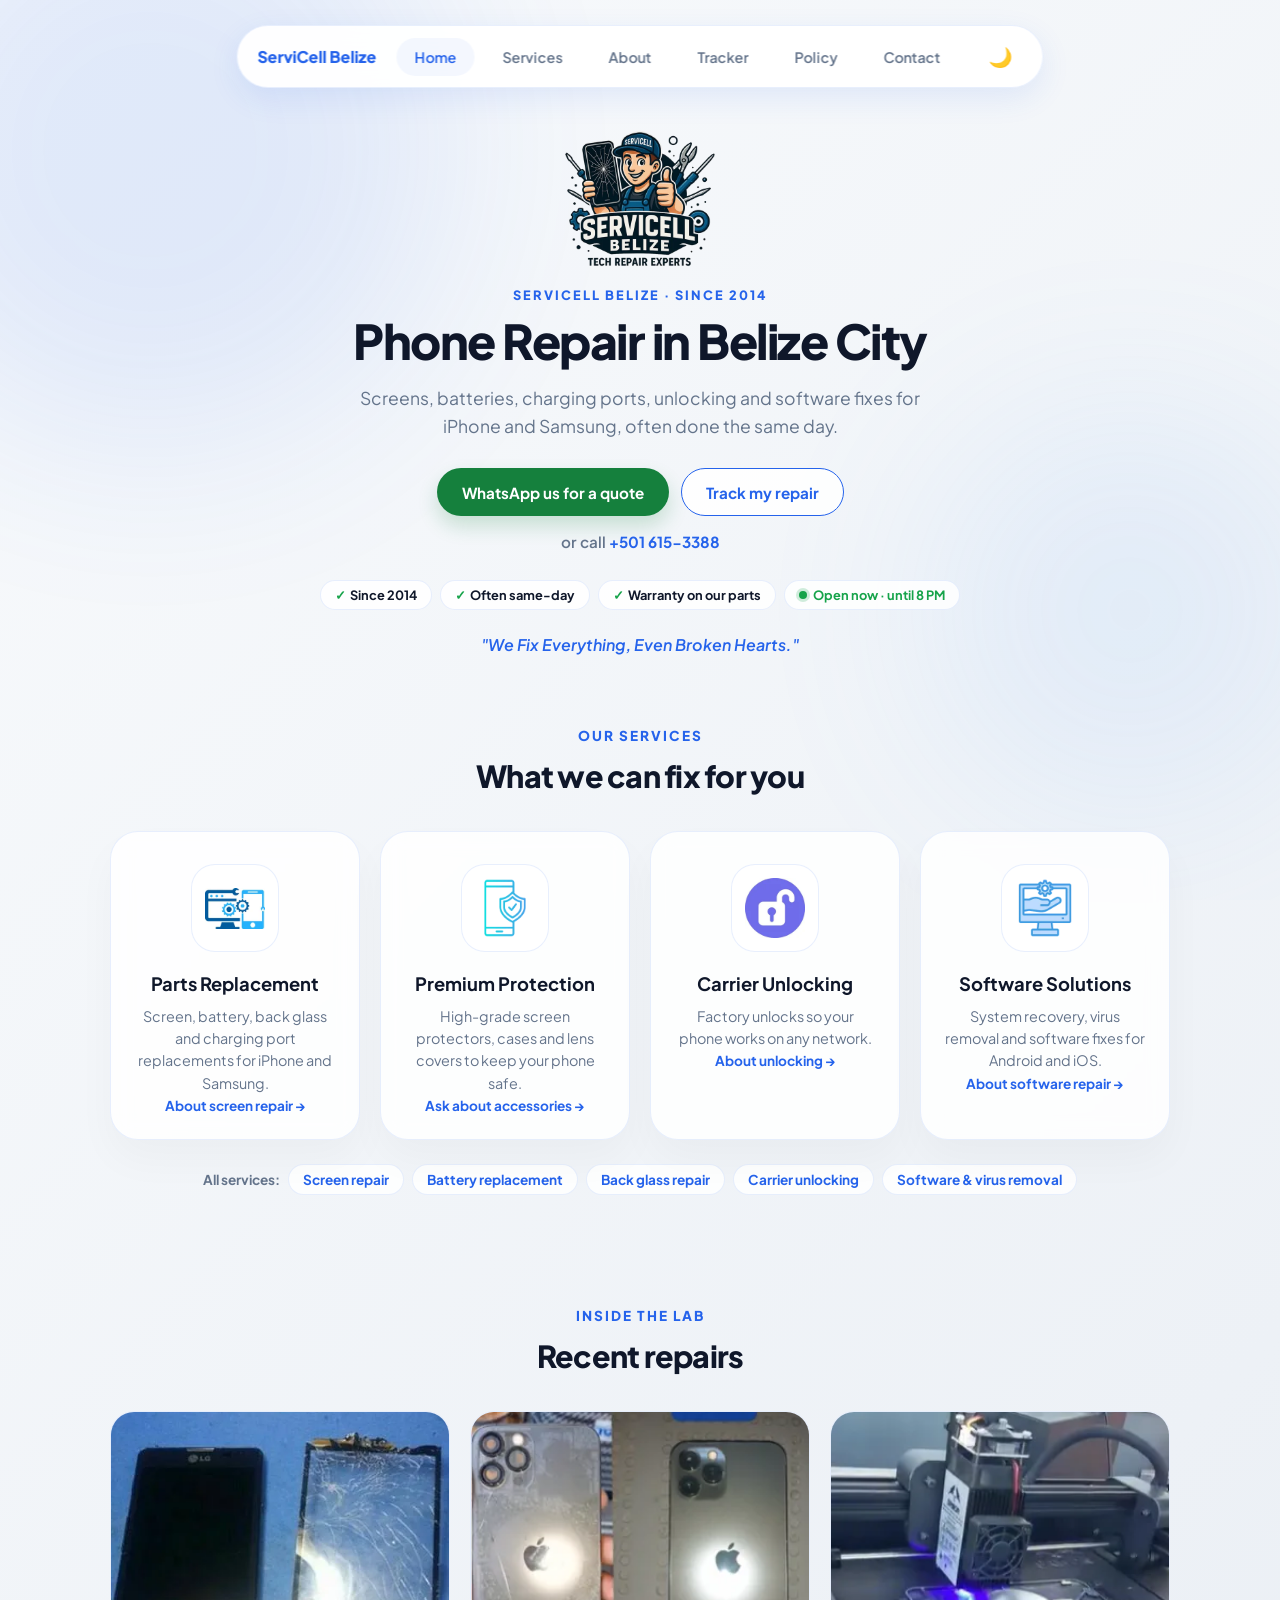
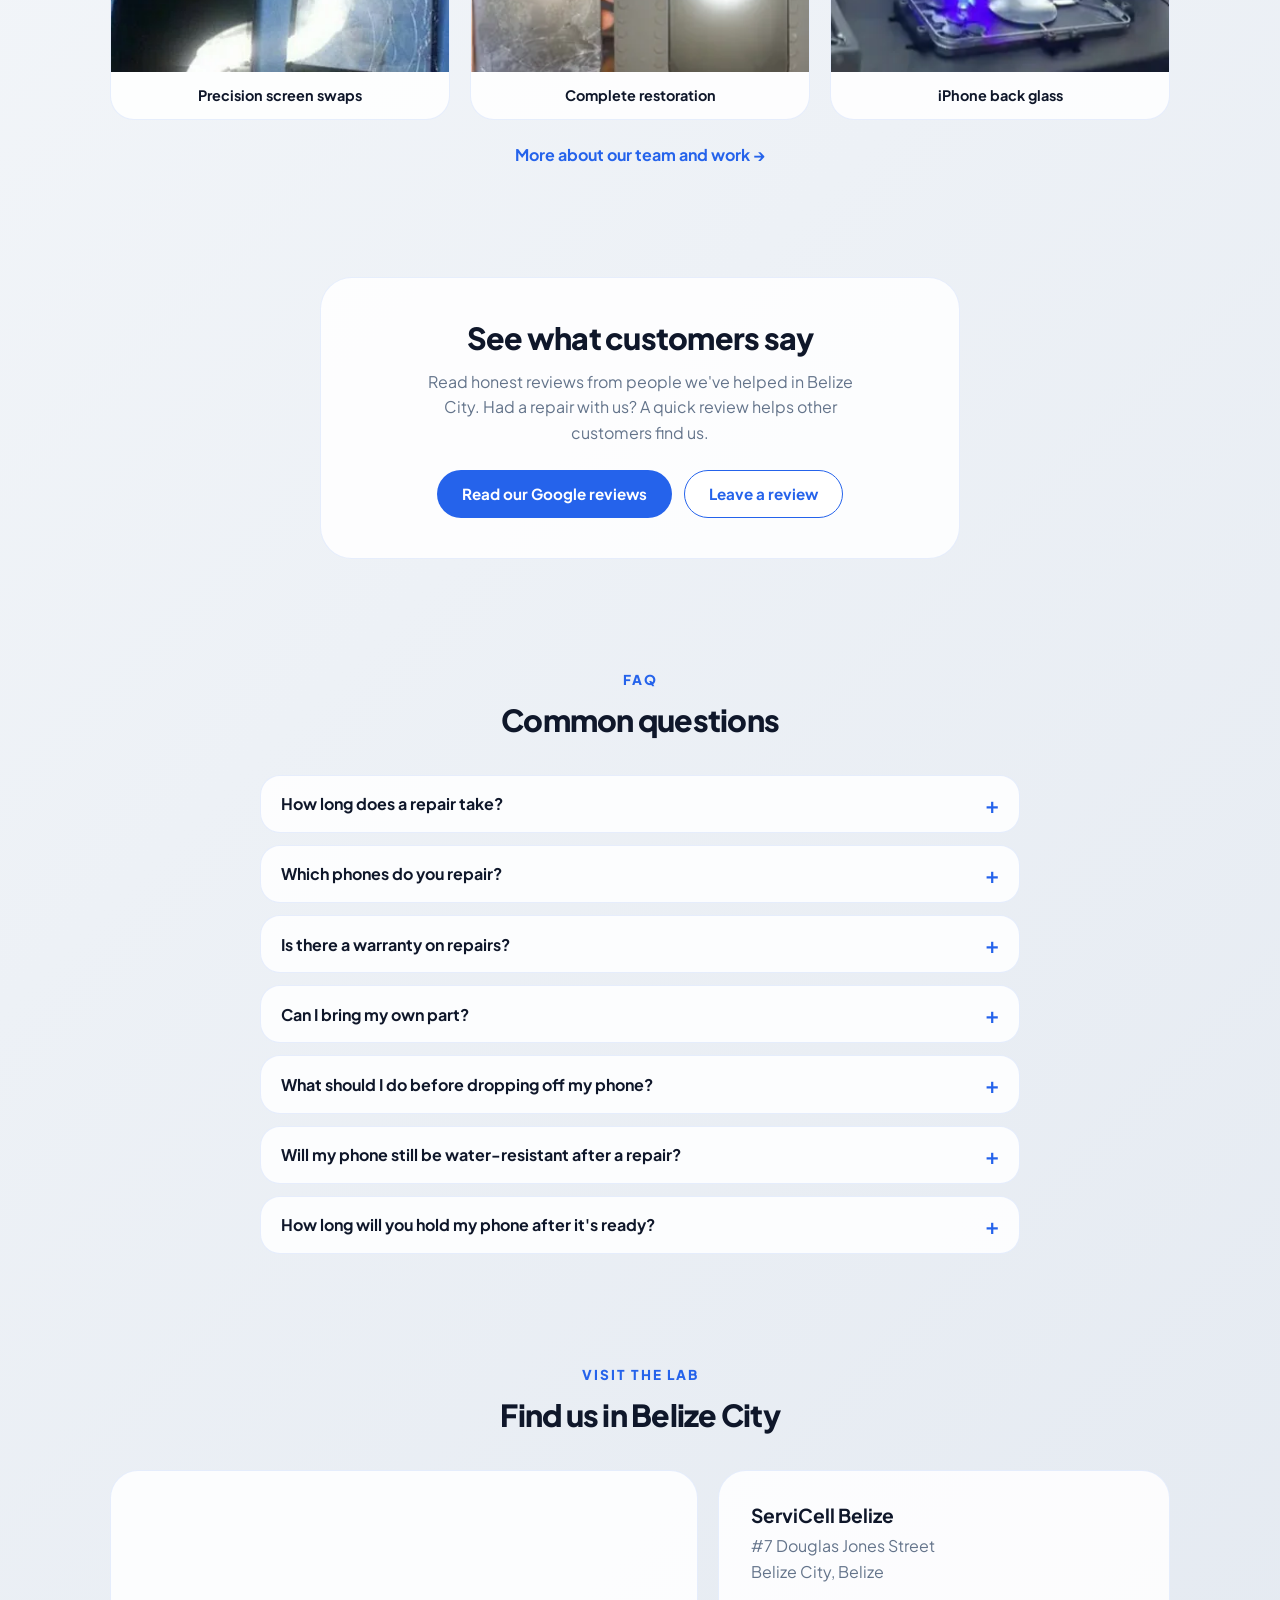
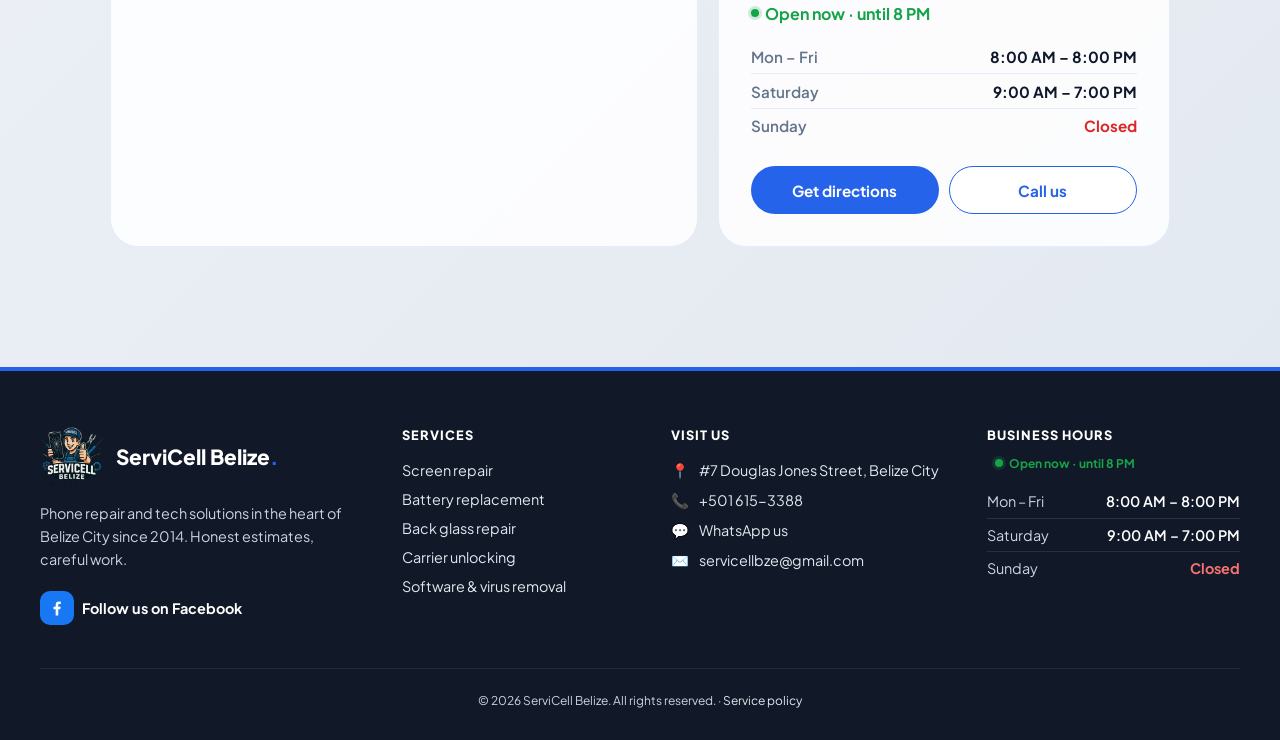
<file: index.html>
<!DOCTYPE html>
<html lang="en">

<head>
    <meta charset="UTF-8">
    <meta name="viewport" content="width=device-width, initial-scale=1.0">
    <title>Phone Repair in Belize City | ServiCell Belize</title>
    <meta name="description" content="ServiCell Belize repairs iPhone and Samsung screens, batteries and charging ports, plus carrier unlocking and software fixes. Visit us at #7 Douglas Jones Street, Belize City.">
    <link rel="canonical" href="https://servicellbze.github.io/ServiCell/">
    <meta name="theme-color" content="#2563eb">

    <meta property="og:type" content="website">
    <meta property="og:site_name" content="ServiCell Belize">
    <meta property="og:locale" content="en_BZ">
    <meta property="og:title" content="Phone Repair in Belize City | ServiCell Belize">
    <meta property="og:description" content="ServiCell Belize repairs iPhone and Samsung screens, batteries and charging ports, plus carrier unlocking and software fixes. Visit us at #7 Douglas Jones Street, Belize City.">
    <meta property="og:url" content="https://servicellbze.github.io/ServiCell/">
    <meta property="og:image" content="https://servicellbze.github.io/ServiCell/img/og-image.jpg">
    <meta property="og:image:width" content="1200">
    <meta property="og:image:height" content="630">
    <meta property="og:image:alt" content="ServiCell Belize — phone repair in Belize City">
    <meta name="twitter:card" content="summary_large_image">
    <meta name="twitter:title" content="Phone Repair in Belize City | ServiCell Belize">
    <meta name="twitter:description" content="ServiCell Belize repairs iPhone and Samsung screens, batteries and charging ports, plus carrier unlocking and software fixes. Visit us at #7 Douglas Jones Street, Belize City.">
    <meta name="twitter:image" content="https://servicellbze.github.io/ServiCell/img/og-image.jpg">

    <link rel="preconnect" href="https://fonts.googleapis.com">
    <link rel="preconnect" href="https://fonts.gstatic.com" crossorigin>
    <script type="application/ld+json">
{
  "@context": "https://schema.org",
  "@type": "MobilePhoneStore",
  "@id": "https://servicellbze.github.io/ServiCell/#business",
  "name": "ServiCell Belize",
  "url": "https://servicellbze.github.io/ServiCell/",
  "logo": "https://servicellbze.github.io/ServiCell/img/logo.webp",
  "image": "https://servicellbze.github.io/ServiCell/img/og-image.jpg",
  "description": "Phone repair in Belize City: screen and battery replacement, carrier unlocking, software support and accessories for iPhone and Samsung.",
  "telephone": "+501-615-3388",
  "email": "servicellbze@gmail.com",
  "foundingDate": "2014",
  "address": {
    "@type": "PostalAddress",
    "streetAddress": "#7 Douglas Jones Street",
    "addressLocality": "Belize City",
    "addressRegion": "Belize District",
    "addressCountry": "BZ"
  },
  "areaServed": {
    "@type": "City",
    "name": "Belize City"
  },
  "openingHoursSpecification": [
    {
      "@type": "OpeningHoursSpecification",
      "dayOfWeek": [
        "Monday",
        "Tuesday",
        "Wednesday",
        "Thursday",
        "Friday"
      ],
      "opens": "08:00",
      "closes": "20:00"
    },
    {
      "@type": "OpeningHoursSpecification",
      "dayOfWeek": "Saturday",
      "opens": "09:00",
      "closes": "19:00"
    }
  ],
  "sameAs": [
    "https://www.facebook.com/ServiCell-Belize-100064104937587/"
  ]
}
    </script>
    <script type="application/ld+json">
{
  "@context": "https://schema.org",
  "@type": "FAQPage",
  "mainEntity": [
    {
      "@type": "Question",
      "name": "How long does a repair take?",
      "acceptedAnswer": {
        "@type": "Answer",
        "text": "Many repairs are done the same day. Bigger jobs, or repairs that need a part ordered, take longer. We'll give you an estimate at drop-off, and you can follow your repair live on our Repair Tracker."
      }
    },
    {
      "@type": "Question",
      "name": "Which phones do you repair?",
      "acceptedAnswer": {
        "@type": "Answer",
        "text": "We specialise in iPhone and Samsung: screens, batteries, back glass, charging ports and software issues. Have a different brand? Message us on WhatsApp and we'll let you know."
      }
    },
    {
      "@type": "Question",
      "name": "Is there a warranty on repairs?",
      "acceptedAnswer": {
        "@type": "Answer",
        "text": "Yes. Parts supplied by ServiCell come with a short-term warranty of at least 3 days from pickup, and some repairs get longer. If something isn't right within that window, bring it back and we'll fix it at no extra cost."
      }
    },
    {
      "@type": "Question",
      "name": "Can I bring my own part?",
      "acceptedAnswer": {
        "@type": "Answer",
        "text": "Yes, we'll install parts you bought elsewhere and charge labour only. We can't guarantee the part itself, and if it's faulty a second labour fee applies to swap it. For full peace of mind, buy the part from us."
      }
    },
    {
      "@type": "Question",
      "name": "What should I do before dropping off my phone?",
      "acceptedAnswer": {
        "@type": "Answer",
        "text": "Back up your data (iCloud or Google), charge it to at least 20%, remove your SIM and SD cards, and remove or share your passcode so we can test the repair."
      }
    },
    {
      "@type": "Question",
      "name": "Will my phone still be water-resistant after a repair?",
      "acceptedAnswer": {
        "@type": "Answer",
        "text": "We reseal phones with industrial adhesive, but opening a factory-sealed phone breaks the original seal, so we can't guarantee the original water-resistance rating."
      }
    },
    {
      "@type": "Question",
      "name": "How long will you hold my phone after it's ready?",
      "acceptedAnswer": {
        "@type": "Answer",
        "text": "Please collect within 30 days. After 30 days, devices are considered abandoned so we can recover repair costs. We'll let you know as soon as it's ready."
      }
    }
  ]
}
    </script>
    <link href="https://fonts.googleapis.com/css2?family=Plus+Jakarta+Sans:wght@400;600;700;800&display=swap"
        rel="stylesheet">
    <link rel="icon" href="favicon.png" type="image/png">
    <link rel="apple-touch-icon" href="favicon.png">
    <script src="css/dark-mode.js"></script>
    <script src="js/site.js" defer></script>
    <link rel="stylesheet" href="css/nav.css">
    <link rel="stylesheet" href="css/dark-mode.css">
    <link rel="stylesheet" href="css/site.css">

    <style>
        * {
            box-sizing: border-box;
            margin: 0;
            padding: 0;
        }

        body {
            font-family: 'Plus Jakarta Sans', sans-serif;
            background: var(--bg-gradient);
            color: var(--text-main);
            min-height: 100vh;
            overflow-x: hidden;
            transition: background 0.3s ease, color 0.3s ease;
        }

        /* Animated Background Blobs */
        .bg-blobs {
            position: fixed;
            top: 0;
            left: 0;
            width: 100%;
            height: 100%;
            z-index: -1;
            overflow: hidden;
        }

        .blob {
            position: absolute;
            background: var(--primary);
            filter: blur(100px);
            border-radius: 50%;
            opacity: 0.1;
            animation: move 25s infinite alternate ease-in-out;
        }

        @keyframes move {
            from {
                transform: translate(-10%, -10%);
            }

            to {
                transform: translate(30%, 30%);
            }
        }

        /* ---------- Hero ---------- */
        .hero {
            padding: 130px 1.25rem 1rem;
            max-width: 760px;
            margin: 0 auto;
            text-align: center;
        }

        .hero-logo {
            width: 150px;
            height: auto;
            margin-bottom: 1rem;
        }

        .eyebrow {
            font-size: 0.8rem;
            font-weight: 800;
            text-transform: uppercase;
            letter-spacing: 2px;
            color: var(--primary);
            margin-bottom: 0.75rem;
        }

        .hero h1 {
            font-size: 3rem;
            font-weight: 800;
            letter-spacing: -1.5px;
            line-height: 1.1;
            margin-bottom: 1rem;
            text-wrap: balance;
        }

        .hero-sub {
            font-size: 1.1rem;
            line-height: 1.6;
            color: var(--text-dim);
            max-width: 560px;
            margin: 0 auto 1.75rem;
        }

        .hero-ctas {
            display: flex;
            flex-wrap: wrap;
            gap: 12px;
            justify-content: center;
        }

        .hero-call {
            display: inline-block;
            margin-top: 1rem;
            color: var(--text-dim);
            font-weight: 600;
            font-size: 0.95rem;
        }

        .hero-call a { color: var(--primary); font-weight: 700; text-decoration: none; }

        .trust-chips {
            list-style: none;
            display: flex;
            flex-wrap: wrap;
            justify-content: center;
            gap: 8px;
            margin-top: 1.75rem;
        }

        .trust-chips li {
            font-size: 0.8rem;
            font-weight: 700;
            color: var(--text-main);
            background: var(--card-bg);
            border: 1px solid var(--glass-border);
            padding: 6px 14px;
            border-radius: 100px;
        }

        .trust-chips .tick { color: var(--ok); margin-right: 4px; }

        .slogan {
            margin-top: 1.5rem;
            color: var(--primary);
            font-weight: 600;
            font-style: italic;
        }

        /* dark-mode.css gives every <section> a panel background and dims spans */
        [data-theme="dark"] main section { background: transparent; }
        [data-theme="dark"] .card-cta { color: var(--accent); }
        [data-theme="dark"] .trust-chips li { color: var(--text-main); }
        [data-theme="dark"] .hero-logo { filter: drop-shadow(0 0 1px rgba(255, 255, 255, 0.55)); }

        /* ---------- Sections ---------- */
        section {
            padding: 3.5rem 1.25rem;
            max-width: 1100px;
            margin: 0 auto;
        }

        .section-title {
            text-align: center;
            margin-bottom: 0.75rem;
            font-weight: 800;
            text-transform: uppercase;
            letter-spacing: 2px;
            font-size: 0.85rem;
            color: var(--primary);
        }

        .section-heading {
            text-align: center;
            font-size: 1.9rem;
            font-weight: 800;
            letter-spacing: -0.75px;
            margin-bottom: 2.25rem;
        }

        /* ---------- Services grid ---------- */
        .services-grid {
            display: grid;
            grid-template-columns: repeat(4, 1fr);
            gap: 1.25rem;
        }

        .service-card {
            display: flex;
            flex-direction: column;
            align-items: center;
            text-align: center;
            text-decoration: none;
            color: var(--text-main);
            background: var(--card-bg);
            backdrop-filter: blur(10px);
            -webkit-backdrop-filter: blur(10px);
            padding: 2rem 1.5rem 1.5rem;
            border-radius: 28px;
            border: 1px solid var(--glass-border);
            box-shadow: 0 20px 40px rgba(0, 0, 0, 0.03);
            transition: transform 0.25s ease, border-color 0.25s ease, box-shadow 0.25s ease;
        }

        .service-card:hover,
        .service-card:focus-visible {
            transform: translateY(-6px);
            border-color: var(--primary);
            box-shadow: 0 30px 60px rgba(37, 99, 235, 0.1);
        }

        .service-card:focus-visible { outline: 2px solid var(--primary); outline-offset: 3px; }

        /* Icons have white backgrounds, so give them a deliberate white tile (reads well in dark mode too) */
        .icon-tile {
            width: 88px;
            height: 88px;
            border-radius: 24px;
            background: #fff;
            display: flex;
            align-items: center;
            justify-content: center;
            margin-bottom: 1.25rem;
            border: 1px solid var(--glass-border);
        }

        .card-image { width: 60px; height: auto; }

        .service-card h3 { font-size: 1.15rem; margin-bottom: 0.6rem; }

        .service-card p {
            font-size: 0.9rem;
            color: var(--text-dim);
            line-height: 1.55;
            flex: 1;
        }

        .card-cta {
            margin-top: 1.25rem;
            font-size: 0.85rem;
            font-weight: 700;
            color: var(--primary);
        }

        .service-links {
            display: flex;
            flex-wrap: wrap;
            justify-content: center;
            align-items: center;
            gap: 8px;
            margin-top: 1.5rem;
            font-size: 0.85rem;
            font-weight: 700;
            color: var(--text-dim);
        }

        .service-links a {
            padding: 6px 14px;
            border-radius: 100px;
            border: 1px solid var(--glass-border);
            background: var(--card-bg);
            color: var(--primary);
            text-decoration: none;
        }

        .service-links a:hover { border-color: var(--primary); }

        /* ---------- Recent work ---------- */
        .work-grid {
            display: grid;
            grid-template-columns: repeat(3, 1fr);
            gap: 1.25rem;
        }

        .work-grid figure {
            margin: 0;
            border-radius: 24px;
            overflow: hidden;
            background: var(--card-bg);
            border: 1px solid var(--glass-border);
        }

        .work-grid img {
            width: 100%;
            height: 260px;
            object-fit: cover;
            display: block;
        }

        .work-grid figcaption {
            padding: 0.9rem 1rem;
            font-weight: 700;
            font-size: 0.9rem;
            text-align: center;
        }

        .more-link {
            display: block;
            text-align: center;
            margin-top: 1.5rem;
            color: var(--primary);
            font-weight: 700;
            text-decoration: none;
        }

        /* ---------- Reviews ---------- */
        .reviews-card {
            max-width: 640px;
            margin: 0 auto;
            text-align: center;
            background: var(--card-bg);
            border: 1px solid var(--glass-border);
            border-radius: 32px;
            padding: 2.5rem 1.5rem;
        }

        .reviews-card p { color: var(--text-dim); max-width: 460px; margin: 0 auto 1.5rem; line-height: 1.6; }
        .reviews-card .cta-actions { display: flex; flex-wrap: wrap; gap: 12px; justify-content: center; }

        /* ---------- Visit us ---------- */
        .visit-grid {
            display: grid;
            grid-template-columns: 1.3fr 1fr;
            gap: 1.25rem;
            align-items: stretch;
        }

        .map-frame {
            border-radius: 28px;
            overflow: hidden;
            border: 1px solid var(--glass-border);
            min-height: 340px;
            background: var(--card-bg);
        }

        .map-frame iframe { width: 100%; height: 100%; min-height: 340px; border: 0; display: block; }

        .visit-card {
            background: var(--card-bg);
            border: 1px solid var(--glass-border);
            border-radius: 28px;
            padding: 2rem;
        }

        .visit-card h3 { font-size: 1.2rem; margin-bottom: 0.4rem; }
        .visit-card address { font-style: normal; color: var(--text-dim); margin-bottom: 1rem; line-height: 1.6; }

        .hours-table { width: 100%; border-collapse: collapse; margin: 1rem 0 1.5rem; font-size: 0.95rem; }
        .hours-table th { text-align: left; font-weight: 600; color: var(--text-dim); padding: 0.45rem 0; }
        .hours-table td { text-align: right; font-weight: 700; padding: 0.45rem 0; }
        .hours-table tr + tr th, .hours-table tr + tr td { border-top: 1px solid var(--glass-border); }
        .hours-table .closed { color: var(--closed); }

        .visit-actions { display: flex; flex-wrap: wrap; gap: 10px; }
        .visit-actions .btn { flex: 1 1 140px; }

        @media (max-width: 900px) {
            .services-grid { grid-template-columns: repeat(2, 1fr); }
            .visit-grid { grid-template-columns: 1fr; }
        }

        @media (max-width: 768px) {
            .hero { padding-top: 105px; }
            .hero-logo { width: 96px; }
            .hero h1 { font-size: 2.2rem; }
            .hero-sub { font-size: 1rem; }
            .hero-ctas .btn { flex: 1 1 100%; }
            .section-heading { font-size: 1.5rem; }
            section { padding: 2.5rem 1rem; }

        }

        @media (max-width: 600px) {
            .work-grid {
                grid-template-columns: repeat(3, 78%);
                overflow-x: auto;
                scroll-snap-type: x mandatory;
                padding-bottom: 0.5rem;
            }
            .work-grid figure { scroll-snap-align: start; }
            .work-grid img { height: 220px; }
        }

        @media (max-width: 420px) {
            .services-grid { grid-template-columns: 1fr; }
            .service-card { flex-direction: row; text-align: left; align-items: center; gap: 1rem; padding: 1.1rem; }
            .service-card .icon-tile { width: 64px; height: 64px; margin: 0; flex: none; border-radius: 18px; }
            .service-card .card-image { width: 44px; }
            .service-card p { display: none; }
            .card-cta { margin-top: 0.25rem; }
        }
    </style>

</head>

<body>
    <div class="bg-blobs">
        <div class="blob" style="width: 600px; height: 600px; top: -150px; left: -150px;"></div>
        <div class="blob" style="width: 400px; height: 400px; bottom: 10%; right: -50px; background: #60a5fa;"></div>
    </div>

    <!-- partial:nav -->
    <nav aria-label="Main">
        <div class="nav-wrapper">
            <a href="index.html" class="logo-text">ServiCell Belize</a>

            <div class="nav-links" id="navLinks">
                <a href="index.html" class="nav-btn active" aria-current="page">Home</a>
                <a href="index.html#services" class="nav-btn" data-section="services">Services</a>
                <a href="about.html" class="nav-btn">About</a>
                <a href="tracker.html" class="nav-btn">Tracker</a>
                <a href="policy.html" class="nav-btn">Policy</a>
                <a href="contact.html" class="nav-btn">Contact</a>
            </div>

            <div class="nav-actions">
                <button type="button" class="theme-toggle" aria-label="Switch to dark mode">
                    <span class="theme-toggle-icon" aria-hidden="true">🌙</span>
                </button>
                <button type="button" class="hamburger" aria-label="Open menu" aria-expanded="false" aria-controls="navLinks">
                    <span></span>
                    <span></span>
                    <span></span>
                </button>
            </div>
        </div>
    </nav>
    <!-- /partial:nav -->

    <header class="hero">
        <img src="img/logo.webp" alt="ServiCell Belize — Tech Repair Experts" class="hero-logo" width="150" height="137" fetchpriority="high">
        <p class="eyebrow">ServiCell Belize · Since 2014</p>
        <h1>Phone Repair in Belize City</h1>
        <p class="hero-sub">Screens, batteries, charging ports, unlocking and software fixes for iPhone and Samsung, often done the same day.</p>

        <div class="hero-ctas" data-hide-sticky-wa>
            <a class="btn btn-wa" href="https://wa.me/5016153388?text=Hi%20ServiCell!%20I%20need%20help%20with%20my%20phone." target="_blank" rel="noopener">WhatsApp us for a quote</a>
            <a class="btn btn-outline" href="tracker.html">Track my repair</a>
        </div>
        <p class="hero-call">or call <a href="tel:+5016153388">+501 615-3388</a></p>

        <ul class="trust-chips" aria-label="Why ServiCell">
            <li><span class="tick" aria-hidden="true">✓</span>Since 2014</li>
            <li><span class="tick" aria-hidden="true">✓</span>Often same-day</li>
            <li><span class="tick" aria-hidden="true">✓</span>Warranty on our parts</li>
            <li data-open-status hidden></li>
        </ul>

        <p class="slogan">"We Fix Everything, Even Broken Hearts."</p>
    </header>

    <main>
    <section id="services" aria-labelledby="services-heading">
        <p class="section-title">Our Services</p>
        <h2 class="section-heading" id="services-heading">What we can fix for you</h2>
        <div class="services-grid">
            <a class="service-card" href="screen-repair.html">
                <span class="icon-tile"><img src="img/device-repair.webp" alt="" class="card-image" width="80" height="55" loading="lazy"></span>
                <div>
                    <h3>Parts Replacement</h3>
                    <p>Screen, battery, back glass and charging port replacements for iPhone and Samsung.</p>
                    <span class="card-cta">About screen repair →</span>
                </div>
            </a>
            <a class="service-card" href="contact.html?service=Accessories#my-form">
                <span class="icon-tile"><img src="img/accessory.webp" alt="" class="card-image" width="80" height="80" loading="lazy"></span>
                <div>
                    <h3>Premium Protection</h3>
                    <p>High-grade screen protectors, cases and lens covers to keep your phone safe.</p>
                    <span class="card-cta">Ask about accessories →</span>
                </div>
            </a>
            <a class="service-card" href="carrier-unlocking.html">
                <span class="icon-tile"><img src="img/device-unlocking.webp" alt="" class="card-image" width="80" height="80" loading="lazy"></span>
                <div>
                    <h3>Carrier Unlocking</h3>
                    <p>Factory unlocks so your phone works on any network.</p>
                    <span class="card-cta">About unlocking →</span>
                </div>
            </a>
            <a class="service-card" href="software-repair.html">
                <span class="icon-tile"><img src="img/software-support.webp" alt="" class="card-image" width="80" height="80" loading="lazy"></span>
                <div>
                    <h3>Software Solutions</h3>
                    <p>System recovery, virus removal and software fixes for Android and iOS.</p>
                    <span class="card-cta">About software repair →</span>
                </div>
            </a>
        </div>
        <p class="service-links">All services:
            <a href="screen-repair.html">Screen repair</a>
            <a href="battery-replacement.html">Battery replacement</a>
            <a href="back-glass-repair.html">Back glass repair</a>
            <a href="carrier-unlocking.html">Carrier unlocking</a>
            <a href="software-repair.html">Software &amp; virus removal</a>
        </p>
    </section>

    <section id="work" aria-labelledby="work-heading">
        <p class="section-title">Inside the Lab</p>
        <h2 class="section-heading" id="work-heading">Recent repairs</h2>
        <div class="work-grid">
            <figure>
                <img src="img/work1.webp" alt="Phone screen being replaced at the ServiCell repair bench" width="398" height="398" loading="lazy">
                <figcaption>Precision screen swaps</figcaption>
            </figure>
            <figure>
                <img src="img/work2.webp" alt="Phone before and after a full restoration by ServiCell" width="312" height="355" loading="lazy">
                <figcaption>Complete restoration</figcaption>
            </figure>
            <figure>
                <img src="img/work3.webp" alt="iPhone back glass replacement by ServiCell" width="317" height="300" loading="lazy">
                <figcaption>iPhone back glass</figcaption>
            </figure>
        </div>
        <a class="more-link" href="about.html">More about our team and work →</a>
    </section>

    <section id="reviews" aria-labelledby="reviews-heading">
        <div class="reviews-card">
            <h2 class="section-heading" id="reviews-heading" style="margin-bottom: 0.75rem;">See what customers say</h2>
            <p>Read honest reviews from people we've helped in Belize City. Had a repair with us? A quick review helps other customers find us.</p>
            <div class="cta-actions">
                <a class="btn btn-primary" href="https://www.google.com/maps/search/?api=1&query=ServiCell+Belize+Belize+City" data-reviews-link data-track="reviews-read" target="_blank" rel="noopener">Read our Google reviews</a>
                <a class="btn btn-outline" href="https://www.google.com/maps/search/?api=1&query=ServiCell+Belize+Belize+City" data-reviews-link data-track="reviews-write" target="_blank" rel="noopener">Leave a review</a>
            </div>
        </div>
    </section>

    <section id="faq" aria-labelledby="faq-heading">
        <p class="section-title">FAQ</p>
        <h2 class="section-heading" id="faq-heading">Common questions</h2>
        <div class="faq-list">
            <details>
                <summary>How long does a repair take?</summary>
                <p>Many repairs are done the same day. Bigger jobs, or repairs that need a part ordered, take longer. We'll give you an estimate at drop-off, and you can follow your repair live on our <a href="tracker.html">Repair Tracker</a>.</p>
            </details>
            <details>
                <summary>Which phones do you repair?</summary>
                <p>We specialise in iPhone and Samsung: screens, batteries, back glass, charging ports and software issues. Have a different brand? Message us on WhatsApp and we'll let you know.</p>
            </details>
            <details>
                <summary>Is there a warranty on repairs?</summary>
                <p>Yes. Parts supplied by ServiCell come with a short-term warranty of at least 3 days from pickup, and some repairs get longer. If something isn't right within that window, bring it back and we'll fix it at no extra cost. See our <a href="policy.html">service policy</a>.</p>
            </details>
            <details>
                <summary>Can I bring my own part?</summary>
                <p>Yes, we'll install parts you bought elsewhere and charge labour only. We can't guarantee the part itself, and if it's faulty a second labour fee applies to swap it. For full peace of mind, buy the part from us.</p>
            </details>
            <details>
                <summary>What should I do before dropping off my phone?</summary>
                <p>Back up your data (iCloud or Google), charge it to at least 20%, remove your SIM and SD cards, and remove or share your passcode so we can test the repair.</p>
            </details>
            <details>
                <summary>Will my phone still be water-resistant after a repair?</summary>
                <p>We reseal phones with industrial adhesive, but opening a factory-sealed phone breaks the original seal, so we can't guarantee the original water-resistance rating.</p>
            </details>
            <details>
                <summary>How long will you hold my phone after it's ready?</summary>
                <p>Please collect within 30 days. After 30 days, devices are considered abandoned so we can recover repair costs. We'll let you know as soon as it's ready.</p>
            </details>
        </div>
    </section>

    <section id="visit" aria-labelledby="visit-heading">
        <p class="section-title">Visit the Lab</p>
        <h2 class="section-heading" id="visit-heading">Find us in Belize City</h2>
        <div class="visit-grid">
            <div class="map-frame">
                <iframe title="Map showing ServiCell Belize at 7 Douglas Jones Street, Belize City"
                    src="https://www.google.com/maps?q=7+Douglas+Jones+Street,+Belize+City,+Belize&amp;output=embed" loading="lazy"
                    referrerpolicy="no-referrer-when-downgrade"></iframe>
            </div>
            <div class="visit-card">
                <h3>ServiCell Belize</h3>
                <address>#7 Douglas Jones Street<br>Belize City, Belize</address>
                <span data-open-status hidden></span>
                <table class="hours-table" aria-label="Business hours">
                    <tr><th scope="row">Mon – Fri</th><td>8:00 AM – 8:00 PM</td></tr>
                    <tr><th scope="row">Saturday</th><td>9:00 AM – 7:00 PM</td></tr>
                    <tr><th scope="row">Sunday</th><td class="closed">Closed</td></tr>
                </table>
                <div class="visit-actions">
                    <a class="btn btn-primary" href="https://www.google.com/maps/dir/?api=1&amp;destination=7+Douglas+Jones+Street,+Belize+City,+Belize" target="_blank" rel="noopener">Get directions</a>
                    <a class="btn btn-outline" href="tel:+5016153388">Call us</a>
                </div>
            </div>
        </div>
    </section>
    </main>

    <!-- partial:footer -->
    <footer class="site-footer">
        <div class="sf-grid">
            <div class="sf-brand">
                <a href="index.html" class="sf-logo">
                    <img src="img/logo-200.webp" alt="" width="64" height="59" loading="lazy">
                    <span>ServiCell Belize<span class="sf-dot">.</span></span>
                </a>
                <p>Phone repair and tech solutions in the heart of Belize City since 2014. Honest estimates, careful work.</p>
                <a class="sf-social" href="https://www.facebook.com/ServiCell-Belize-100064104937587/" target="_blank" rel="noopener" aria-label="ServiCell Belize on Facebook">
                    <svg viewBox="0 0 24 24" aria-hidden="true" fill="currentColor"><path d="M13.5 21v-7.5H16l.4-3h-2.9V8.6c0-.87.24-1.46 1.49-1.46h1.6V4.46A21 21 0 0 0 14.27 4.3c-2.3 0-3.87 1.4-3.87 3.98v2.22H7.8v3h2.6V21h3.1z"/></svg>
                    Follow us on Facebook
                </a>
            </div>

            <div>
                <h2 class="sf-heading">Services</h2>
                <ul class="sf-links">
                    <li><a href="screen-repair.html">Screen repair</a></li>
                    <li><a href="battery-replacement.html">Battery replacement</a></li>
                    <li><a href="back-glass-repair.html">Back glass repair</a></li>
                    <li><a href="carrier-unlocking.html">Carrier unlocking</a></li>
                    <li><a href="software-repair.html">Software &amp; virus removal</a></li>
                </ul>
            </div>

            <div>
                <h2 class="sf-heading">Visit Us</h2>
                <ul class="sf-contact">
                    <li><span aria-hidden="true">📍</span><a href="https://www.google.com/maps/dir/?api=1&amp;destination=7+Douglas+Jones+Street,+Belize+City,+Belize" target="_blank" rel="noopener">#7 Douglas Jones Street, Belize City</a></li>
                    <li><span aria-hidden="true">📞</span><a href="tel:+5016153388">+501 615-3388</a></li>
                    <li><span aria-hidden="true">💬</span><a href="https://wa.me/5016153388">WhatsApp us</a></li>
                    <li><span aria-hidden="true">✉️</span><a href="mailto:servicellbze@gmail.com">servicellbze@gmail.com</a></li>
                </ul>
            </div>

            <div>
                <h2 class="sf-heading">Business Hours</h2>
                <p class="sf-status"><span data-open-status hidden></span></p>
                <dl class="sf-hours">
                    <div><dt>Mon – Fri</dt><dd>8:00 AM – 8:00 PM</dd></div>
                    <div><dt>Saturday</dt><dd>9:00 AM – 7:00 PM</dd></div>
                    <div><dt>Sunday</dt><dd class="sf-closed">Closed</dd></div>
                </dl>
            </div>
        </div>

        <div class="sf-bottom">
            <p>© 2026 ServiCell Belize. All rights reserved. · <a href="policy.html">Service policy</a></p>
        </div>
    </footer>
    <!-- /partial:footer -->
</body>

</html>
</file>
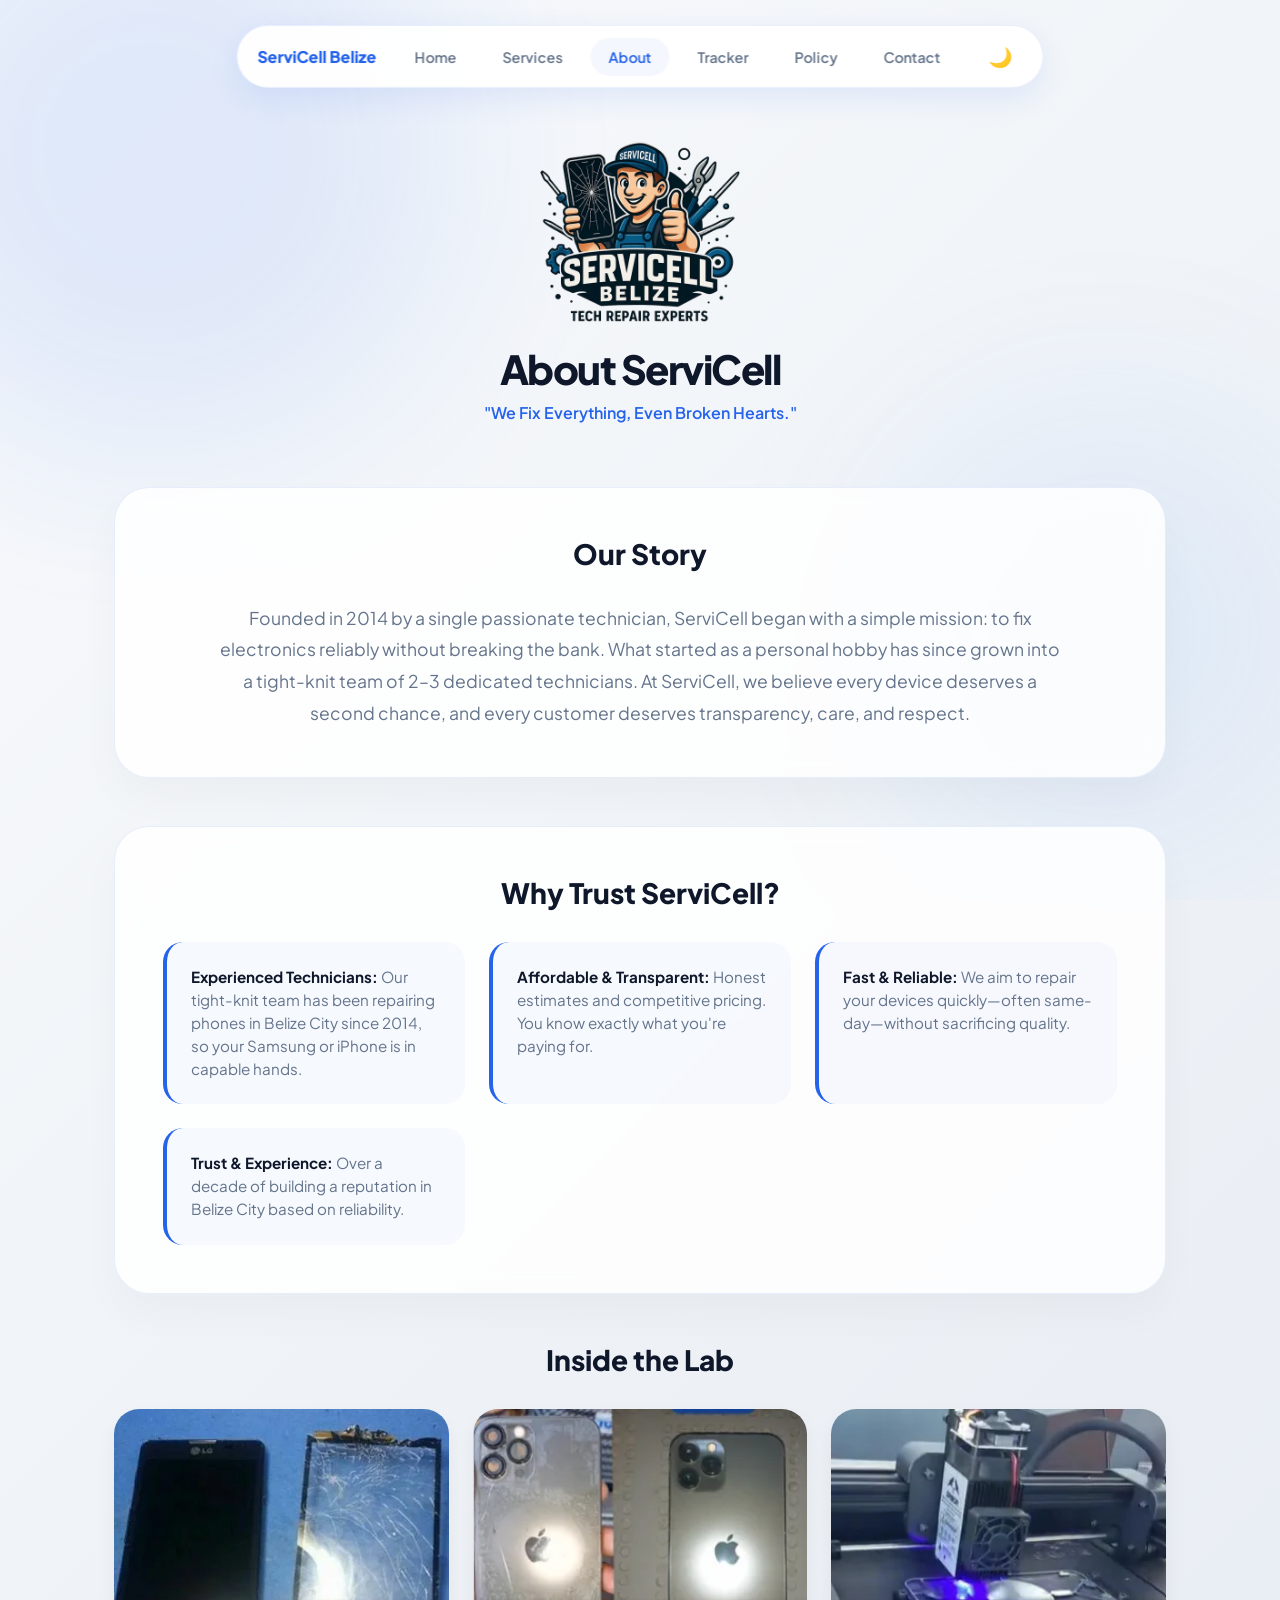
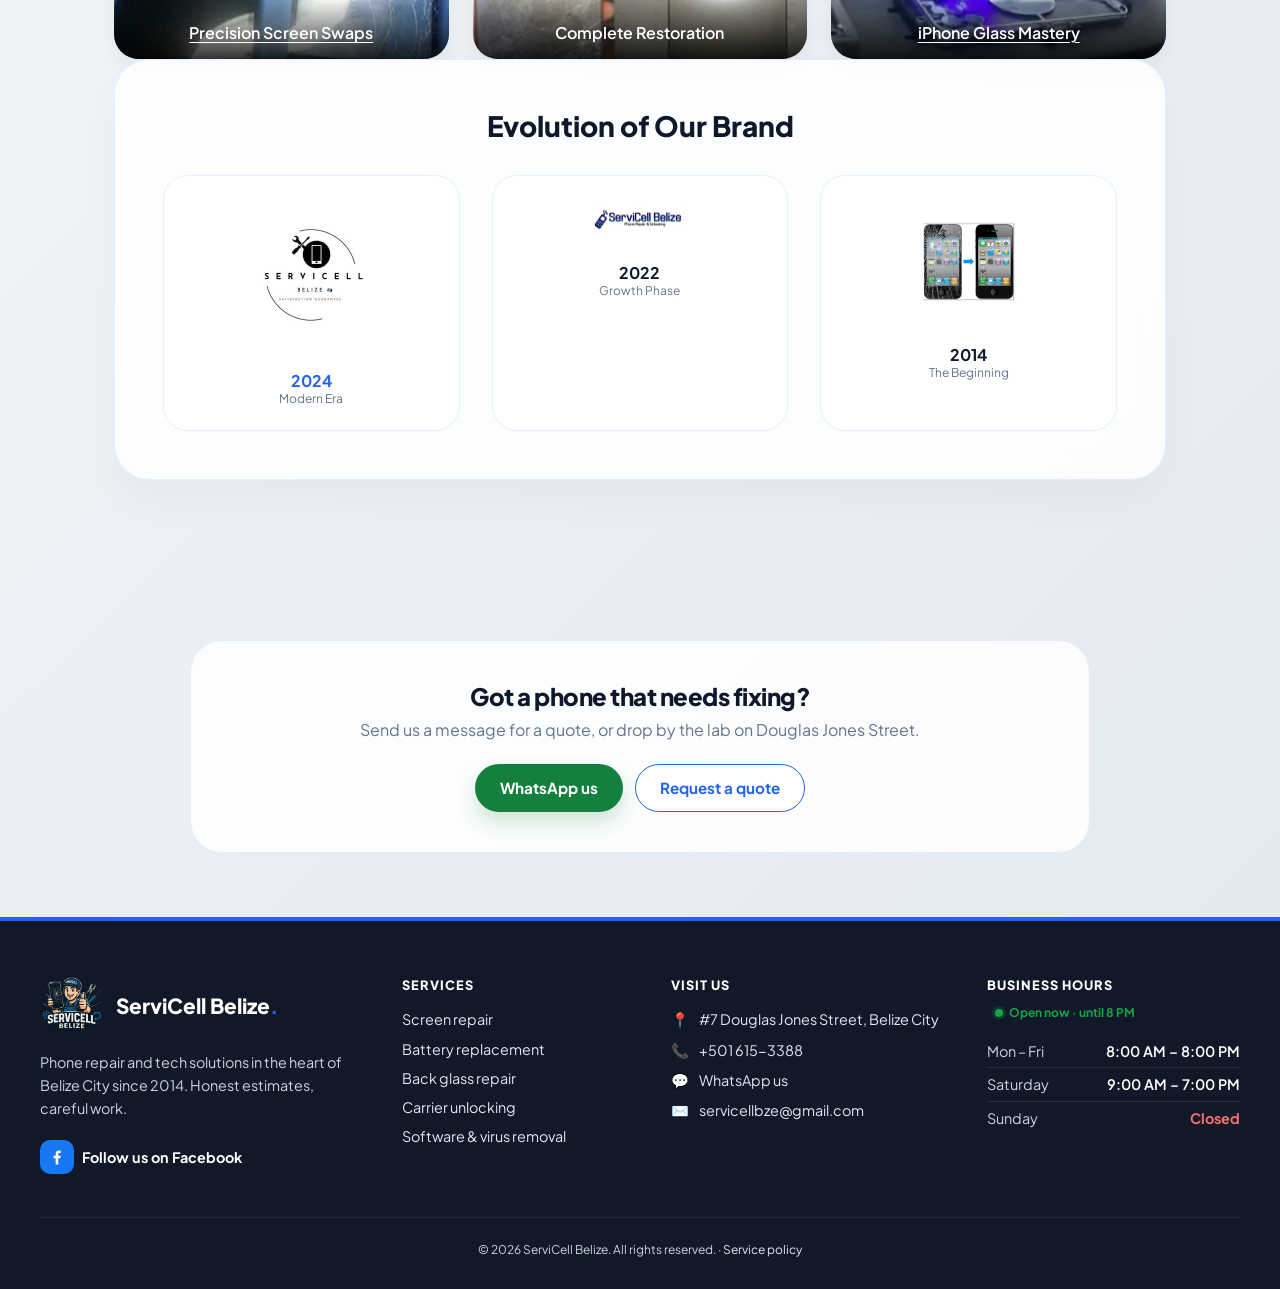
<file: about.html>
<!DOCTYPE html>
<html lang="en">

<head>
    <meta charset="UTF-8">
    <meta name="viewport" content="width=device-width, initial-scale=1.0">
    <title>About ServiCell Belize | Phone Repair Since 2014</title>
    <meta name="description" content="Since 2014, ServiCell has fixed phones in Belize City with honest estimates, fast turnaround and a small team of dedicated technicians. Meet the team and see our work.">
    <link rel="canonical" href="https://servicellbze.github.io/ServiCell/about.html">
    <meta name="theme-color" content="#2563eb">

    <meta property="og:type" content="website">
    <meta property="og:site_name" content="ServiCell Belize">
    <meta property="og:locale" content="en_BZ">
    <meta property="og:title" content="About ServiCell Belize | Phone Repair Since 2014">
    <meta property="og:description" content="Since 2014, ServiCell has fixed phones in Belize City with honest estimates, fast turnaround and a small team of dedicated technicians. Meet the team and see our work.">
    <meta property="og:url" content="https://servicellbze.github.io/ServiCell/about.html">
    <meta property="og:image" content="https://servicellbze.github.io/ServiCell/img/og-image.jpg">
    <meta property="og:image:width" content="1200">
    <meta property="og:image:height" content="630">
    <meta property="og:image:alt" content="ServiCell Belize — phone repair in Belize City">
    <meta name="twitter:card" content="summary_large_image">
    <meta name="twitter:title" content="About ServiCell Belize | Phone Repair Since 2014">
    <meta name="twitter:description" content="Since 2014, ServiCell has fixed phones in Belize City with honest estimates, fast turnaround and a small team of dedicated technicians. Meet the team and see our work.">
    <meta name="twitter:image" content="https://servicellbze.github.io/ServiCell/img/og-image.jpg">

    <link rel="preconnect" href="https://fonts.googleapis.com">
    <link rel="preconnect" href="https://fonts.gstatic.com" crossorigin>
    <link href="https://fonts.googleapis.com/css2?family=Plus+Jakarta+Sans:wght@400;600;700;800&display=swap"
        rel="stylesheet">
    <link rel="icon" href="favicon.png" type="image/png">
    <link rel="apple-touch-icon" href="favicon.png">
    <script src="css/dark-mode.js"></script>
    <script src="js/site.js" defer></script>
    <link rel="stylesheet" href="css/nav.css">
    <link rel="stylesheet" href="css/dark-mode.css">
    <link rel="stylesheet" href="css/site.css">

    <style>
        * {
            box-sizing: border-box;
            margin: 0;
            padding: 0;
        }


        body {
            font-family: 'Plus Jakarta Sans', sans-serif;
            background: var(--bg-gradient);
            color: var(--text-main);
            min-height: 100vh;
            overflow-x: hidden;
            transition: background 0.3s ease, color 0.3s ease;
        }

        /* Animated Background Blobs */
        .bg-blobs {
            position: fixed;
            top: 0;
            left: 0;
            width: 100%;
            height: 100%;
            z-index: -1;
            overflow: hidden;
        }

        .blob {
            position: absolute;
            background: var(--primary);
            filter: blur(100px);
            border-radius: 50%;
            opacity: 0.1;
            animation: move 25s infinite alternate;
        }

        @keyframes move {
            from {
                transform: translate(-10%, -10%);
            }

            to {
                transform: translate(30%, 30%);
            }
        }

        .content-wrapper {
            padding: 140px 1.5rem 4rem;
            max-width: 1100px;
            margin: 0 auto;
        }

        /* Hero Header */
        .header-section {
            text-align: center;
            margin-bottom: 4rem;
        }

        .header-section h1 {
            font-size: 2.5rem;
            font-weight: 800;
            letter-spacing: -1.5px;
            margin-bottom: 0.5rem;
        }

        .header-section i {
            color: var(--primary);
            font-style: normal;
            font-weight: 600;
        }

        /* Glass Cards Container */
        .glass-card {
            background: var(--glass);
            backdrop-filter: blur(10px);
            -webkit-backdrop-filter: blur(10px);
            padding: 3rem;
            border-radius: 35px;
            border: 1px solid var(--glass-border);
            box-shadow: 0 20px 40px rgba(0, 0, 0, 0.03);
            margin-bottom: 3rem;
        }

        .section-title {
            text-align: center;
            margin-bottom: 2rem;
            font-weight: 800;
            color: var(--text-main);
            font-size: 1.75rem;
        }

        .story-text {
            line-height: 1.8;
            color: var(--text-dim);
            font-size: 1.1rem;
            text-align: center;
            max-width: 850px;
            margin: 0 auto;
        }

        /* Logo Timeline */
        .logo-grid {
            display: grid;
            grid-template-columns: repeat(auto-fit, minmax(200px, 1fr));
            gap: 2rem;
            margin-top: 2rem;
        }

        .logo-item {
            text-align: center;
            background: var(--card-bg);
            padding: 1.5rem;
            border-radius: 25px;
            border: 1px solid var(--glass-border);
            transition: 0.3s ease;
        }

        .logo-item:hover {
            transform: scale(1.05);
            border-color: var(--primary);
        }

        .logo-item img {
            width: 100%;
            max-width: 150px;
            height: auto;
            margin-bottom: 1rem;
        }

        /* Why Us List */
        .benefits-list {
            list-style: none;
            display: grid;
            grid-template-columns: repeat(auto-fit, minmax(300px, 1fr));
            gap: 1.5rem;
        }

        .benefits-list li {
            background: rgba(37, 99, 235, 0.03);
            padding: 1.5rem;
            border-radius: 20px;
            border-left: 4px solid var(--primary);
            font-size: 0.95rem;
            line-height: 1.5;
            color: var(--text-dim);
        }

        .benefits-list li strong {
            color: var(--text-main);
        }

        [data-theme="dark"] .benefits-list li {
            background: rgba(59, 130, 246, 0.08);
        }

        /* Work Gallery */
        .work-grid {
            display: grid;
            grid-template-columns: repeat(auto-fit, minmax(280px, 1fr));
            gap: 1.5rem;
        }

        .work-item {
            position: relative;
            border-radius: 25px;
            overflow: hidden;
            height: 250px;
            box-shadow: 0 10px 20px rgba(0, 0, 0, 0.05);
        }

        .work-item img {
            width: 100%;
            height: 100%;
            object-fit: cover;
            transition: 0.5s ease;
        }

        .work-item:hover img {
            transform: scale(1.1);
        }

        .work-label {
            position: absolute;
            bottom: 0;
            left: 0;
            right: 0;
            background: linear-gradient(transparent, rgba(0, 0, 0, 0.8));
            color: white;
            padding: 1.5rem 1rem 1rem;
            font-weight: 600;
            text-align: center;
        }

        .work-label a,
        [data-theme="dark"] .work-label a {
            color: #fff;
            text-decoration: underline;
            text-underline-offset: 3px;
        }

        [data-theme="dark"] .work-label {
            background: linear-gradient(transparent, rgba(0, 0, 0, 0.9));
        }

        .fade-in-element {
            opacity: 0;
            animation: fadeIn 1s forwards;
        }

        @keyframes fadeIn {
            to {
                opacity: 1;
                transform: translateY(0);
            }

            from {
                opacity: 0;
                transform: translateY(20px);
            }
        }

        @media (max-width: 768px) {
            .content-wrapper {
                padding-top: 100px;
            }

            .header-section h1 {
                font-size: 2rem;
            }

            nav {
                width: 95%;
                top: 15px;
            }

            nav button {
                padding: 8px 10px;
                font-size: 0.7rem;
            }

            .glass-card {
                padding: 1.5rem;
            }
        }
    </style>
</head>

<body>
    <div class="bg-blobs">
        <div class="blob" style="width: 600px; height: 600px; top: -150px; left: -150px;"></div>
        <div class="blob" style="width: 450px; height: 450px; bottom: 5%; right: -50px; background: #60a5fa;"></div>
    </div>

    <!-- partial:nav -->
    <nav aria-label="Main">
        <div class="nav-wrapper">
            <a href="index.html" class="logo-text">ServiCell Belize</a>

            <div class="nav-links" id="navLinks">
                <a href="index.html" class="nav-btn">Home</a>
                <a href="index.html#services" class="nav-btn" data-section="services">Services</a>
                <a href="about.html" class="nav-btn active" aria-current="page">About</a>
                <a href="tracker.html" class="nav-btn">Tracker</a>
                <a href="policy.html" class="nav-btn">Policy</a>
                <a href="contact.html" class="nav-btn">Contact</a>
            </div>

            <div class="nav-actions">
                <button type="button" class="theme-toggle" aria-label="Switch to dark mode">
                    <span class="theme-toggle-icon" aria-hidden="true">🌙</span>
                </button>
                <button type="button" class="hamburger" aria-label="Open menu" aria-expanded="false" aria-controls="navLinks">
                    <span></span>
                    <span></span>
                    <span></span>
                </button>
            </div>
        </div>
    </nav>
    <!-- /partial:nav -->

    <div class="content-wrapper">
        <div class="header-section">
            <img src="img/logo.webp" alt="ServiCell Belize — Tech Repair Experts" width="200" height="183" style="width: 200px; height: auto; margin-bottom: 1rem;" fetchpriority="high">
            <h1>About ServiCell</h1>
            <i>"We Fix Everything, Even Broken Hearts."</i>
        </div>

        <div class="glass-card">
            <h2 class="section-title">Our Story</h2>
            <p class="story-text">
                Founded in 2014 by a single passionate technician, ServiCell began with a simple mission: to fix
                electronics reliably without breaking the bank. What started as a personal hobby has since grown into a
                tight-knit team of 2–3 dedicated technicians. At ServiCell, we believe every device deserves a second
                chance, and every customer deserves transparency, care, and respect.
            </p>
        </div>

        <div class="glass-card">
            <h2 class="section-title">Why Trust ServiCell?</h2>
            <ul class="benefits-list">
                <li><strong>Experienced Technicians:</strong> Our tight-knit team has been repairing phones in Belize
                    City since 2014, so your Samsung or iPhone is in capable hands.</li>
                <li><strong>Affordable & Transparent:</strong> Honest estimates and competitive pricing. You know
                    exactly what you're paying for.</li>
                <li><strong>Fast & Reliable:</strong> We aim to repair your devices quickly—often same-day—without
                    sacrificing quality.</li>
                <li><strong>Trust & Experience:</strong> Over a decade of building a reputation in Belize City based on
                    reliability.</li>
            </ul>
        </div>

        <h2 class="section-title" style="margin-bottom: 2rem;">Inside the Lab</h2>
        <div class="work-grid">
            <div class="work-item">
                <img src="img/work1.webp" alt="Phone screen being replaced at the ServiCell repair bench" width="398" height="398" loading="lazy">
                <div class="work-label"><a href="screen-repair.html">Precision Screen Swaps</a></div>
            </div>
            <div class="work-item">
                <img src="img/work2.webp" alt="Phone before and after a full restoration by ServiCell" width="312" height="355" loading="lazy">
                <div class="work-label">Complete Restoration</div>
            </div>
            <div class="work-item">
                <img src="img/work3.webp" alt="iPhone back glass replacement by ServiCell" width="317" height="300" loading="lazy">
                <div class="work-label"><a href="back-glass-repair.html">iPhone Glass Mastery</a></div>
            </div>
        </div>

        <div class="glass-card">
            <h2 class="section-title">Evolution of Our Brand</h2>
            <div class="logo-grid">
                <div class="logo-item">
                    <img src="img/logo-2024.webp" alt="ServiCell logo used from 2024" width="150" height="150" loading="lazy">
                    <p style="font-weight: 700; color: var(--primary);">2024</p>
                    <p style="font-size: 0.75rem; color: var(--text-dim);">Modern Era</p>
                </div>
                <div class="logo-item">
                    <img src="img/logo-2022.webp" alt="ServiCell logo used from 2022" width="150" height="43" loading="lazy">
                    <p style="font-weight: 700;">2022</p>
                    <p style="font-size: 0.75rem; color: var(--text-dim);">Growth Phase</p>
                </div>
                <div class="logo-item">
                    <img src="img/logo-2014.webp" alt="Original ServiCell logo from 2014" width="150" height="124" loading="lazy">
                    <p style="font-weight: 700;">2014</p>
                    <p style="font-size: 0.75rem; color: var(--text-dim);">The Beginning</p>
                </div>
            </div>
        </div>
    </div>


    <aside class="cta-band" aria-labelledby="cta-heading">
        <h2 id="cta-heading">Got a phone that needs fixing?</h2>
        <p>Send us a message for a quote, or drop by the lab on Douglas Jones Street.</p>
        <div class="cta-actions">
            <a class="btn btn-wa" href="https://wa.me/5016153388?text=Hi%20ServiCell!%20I%20need%20help%20with%20my%20phone." target="_blank" rel="noopener">WhatsApp us</a>
            <a class="btn btn-outline" href="contact.html">Request a quote</a>
        </div>
    </aside>

    <!-- partial:footer -->
    <footer class="site-footer">
        <div class="sf-grid">
            <div class="sf-brand">
                <a href="index.html" class="sf-logo">
                    <img src="img/logo-200.webp" alt="" width="64" height="59" loading="lazy">
                    <span>ServiCell Belize<span class="sf-dot">.</span></span>
                </a>
                <p>Phone repair and tech solutions in the heart of Belize City since 2014. Honest estimates, careful work.</p>
                <a class="sf-social" href="https://www.facebook.com/ServiCell-Belize-100064104937587/" target="_blank" rel="noopener" aria-label="ServiCell Belize on Facebook">
                    <svg viewBox="0 0 24 24" aria-hidden="true" fill="currentColor"><path d="M13.5 21v-7.5H16l.4-3h-2.9V8.6c0-.87.24-1.46 1.49-1.46h1.6V4.46A21 21 0 0 0 14.27 4.3c-2.3 0-3.87 1.4-3.87 3.98v2.22H7.8v3h2.6V21h3.1z"/></svg>
                    Follow us on Facebook
                </a>
            </div>

            <div>
                <h2 class="sf-heading">Services</h2>
                <ul class="sf-links">
                    <li><a href="screen-repair.html">Screen repair</a></li>
                    <li><a href="battery-replacement.html">Battery replacement</a></li>
                    <li><a href="back-glass-repair.html">Back glass repair</a></li>
                    <li><a href="carrier-unlocking.html">Carrier unlocking</a></li>
                    <li><a href="software-repair.html">Software &amp; virus removal</a></li>
                </ul>
            </div>

            <div>
                <h2 class="sf-heading">Visit Us</h2>
                <ul class="sf-contact">
                    <li><span aria-hidden="true">📍</span><a href="https://www.google.com/maps/dir/?api=1&amp;destination=7+Douglas+Jones+Street,+Belize+City,+Belize" target="_blank" rel="noopener">#7 Douglas Jones Street, Belize City</a></li>
                    <li><span aria-hidden="true">📞</span><a href="tel:+5016153388">+501 615-3388</a></li>
                    <li><span aria-hidden="true">💬</span><a href="https://wa.me/5016153388">WhatsApp us</a></li>
                    <li><span aria-hidden="true">✉️</span><a href="mailto:servicellbze@gmail.com">servicellbze@gmail.com</a></li>
                </ul>
            </div>

            <div>
                <h2 class="sf-heading">Business Hours</h2>
                <p class="sf-status"><span data-open-status hidden></span></p>
                <dl class="sf-hours">
                    <div><dt>Mon – Fri</dt><dd>8:00 AM – 8:00 PM</dd></div>
                    <div><dt>Saturday</dt><dd>9:00 AM – 7:00 PM</dd></div>
                    <div><dt>Sunday</dt><dd class="sf-closed">Closed</dd></div>
                </dl>
            </div>
        </div>

        <div class="sf-bottom">
            <p>© 2026 ServiCell Belize. All rights reserved. · <a href="policy.html">Service policy</a></p>
        </div>
    </footer>
    <!-- /partial:footer -->
</body>

</html>
</file>
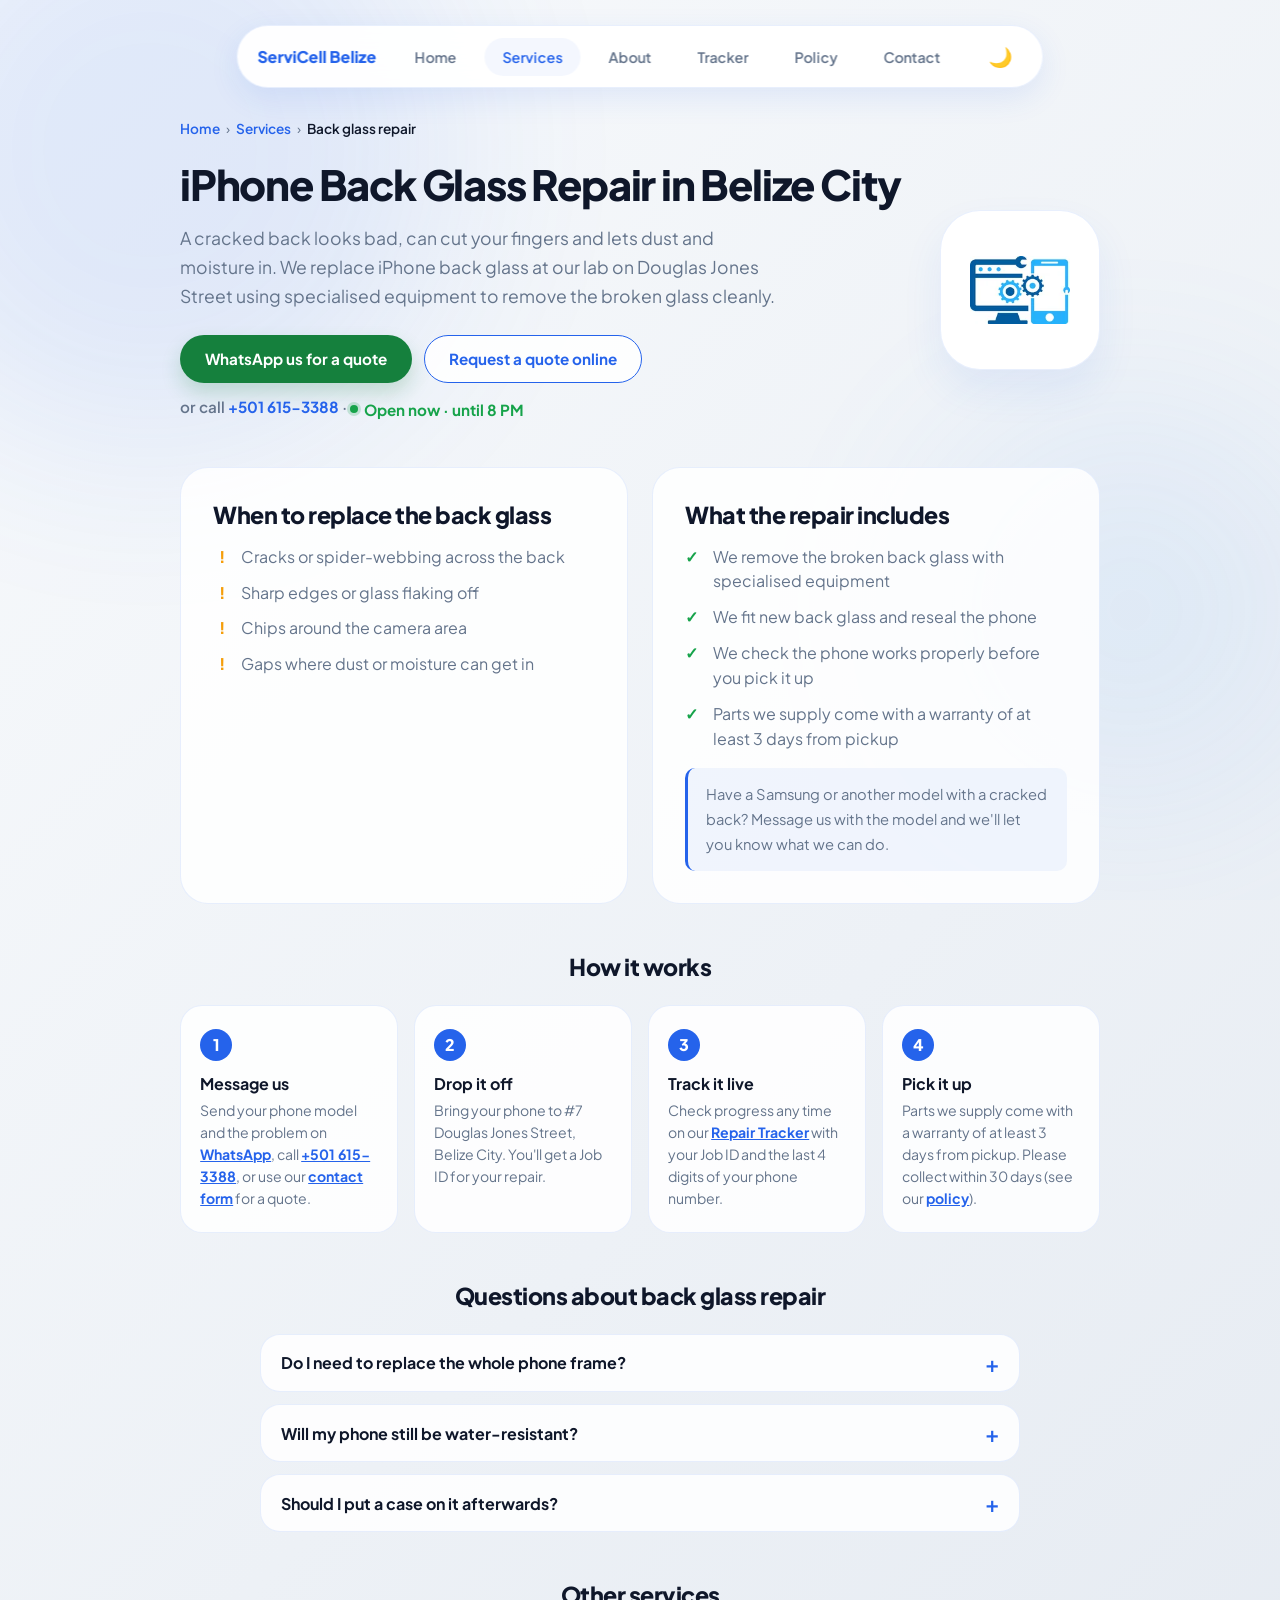
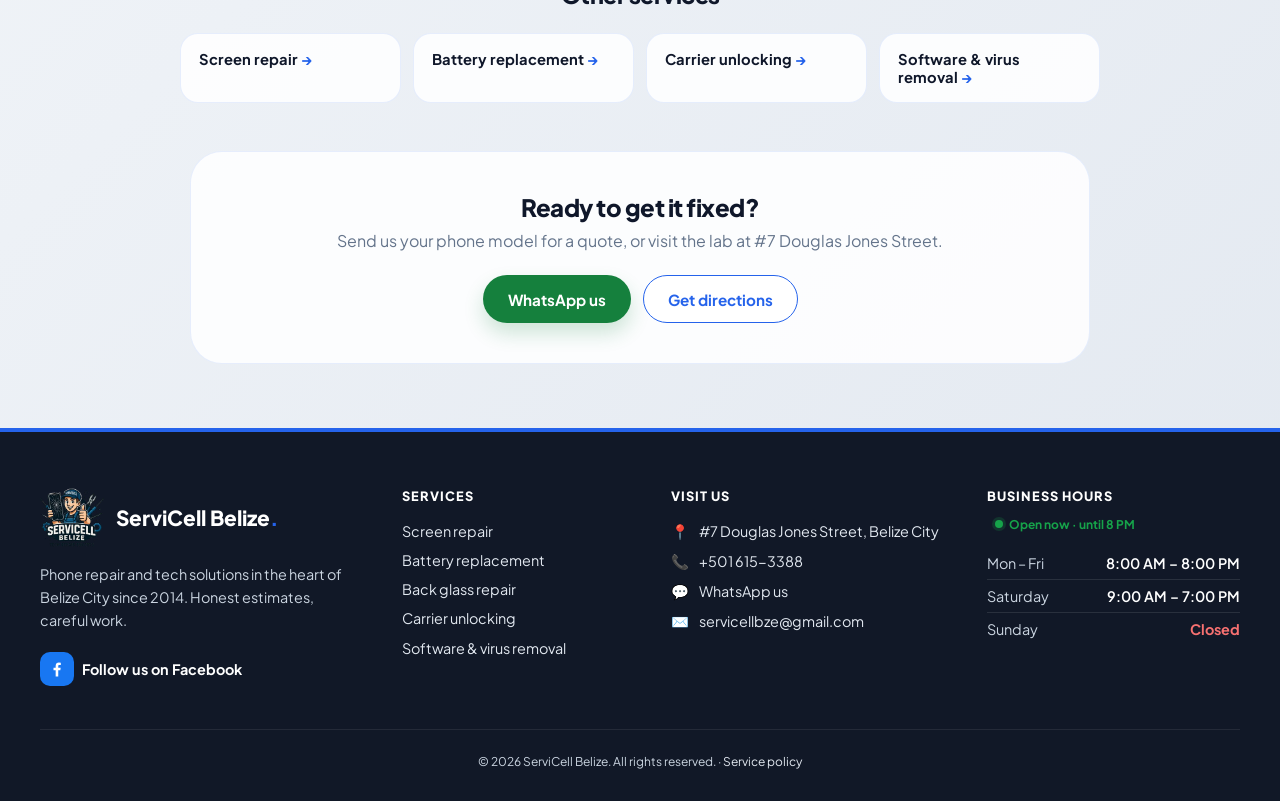
<file: back-glass-repair.html>
<!DOCTYPE html>
<html lang="en">

<head>
    <meta charset="UTF-8">
    <meta name="viewport" content="width=device-width, initial-scale=1.0">
    <title>iPhone Back Glass Repair in Belize City | ServiCell Belize</title>
    <meta name="description" content="Cracked iPhone back glass? ServiCell replaces back glass at #7 Douglas Jones Street, Belize City, using specialised equipment. Message us for a quote.">
    <link rel="canonical" href="https://servicellbze.github.io/ServiCell/back-glass-repair.html">
    <meta name="theme-color" content="#2563eb">

    <meta property="og:type" content="website">
    <meta property="og:site_name" content="ServiCell Belize">
    <meta property="og:locale" content="en_BZ">
    <meta property="og:title" content="iPhone Back Glass Repair in Belize City | ServiCell Belize">
    <meta property="og:description" content="Cracked iPhone back glass? ServiCell replaces back glass at #7 Douglas Jones Street, Belize City, using specialised equipment. Message us for a quote.">
    <meta property="og:url" content="https://servicellbze.github.io/ServiCell/back-glass-repair.html">
    <meta property="og:image" content="https://servicellbze.github.io/ServiCell/img/og-image.jpg">
    <meta property="og:image:width" content="1200">
    <meta property="og:image:height" content="630">
    <meta property="og:image:alt" content="ServiCell Belize — phone repair in Belize City">
    <meta name="twitter:card" content="summary_large_image">
    <meta name="twitter:title" content="iPhone Back Glass Repair in Belize City | ServiCell Belize">
    <meta name="twitter:description" content="Cracked iPhone back glass? ServiCell replaces back glass at #7 Douglas Jones Street, Belize City, using specialised equipment. Message us for a quote.">
    <meta name="twitter:image" content="https://servicellbze.github.io/ServiCell/img/og-image.jpg">

    <link rel="preconnect" href="https://fonts.googleapis.com">
    <link rel="preconnect" href="https://fonts.gstatic.com" crossorigin>
    <script type="application/ld+json">
{
  "@context": "https://schema.org",
  "@type": "Service",
  "name": "iPhone Back Glass Repair",
  "serviceType": "Back glass repair",
  "url": "https://servicellbze.github.io/ServiCell/back-glass-repair.html",
  "description": "Cracked iPhone back glass? ServiCell replaces back glass at #7 Douglas Jones Street, Belize City, using specialised equipment. Message us for a quote.",
  "provider": {
    "@type": "MobilePhoneStore",
    "@id": "https://servicellbze.github.io/ServiCell/#business",
    "name": "ServiCell Belize",
    "telephone": "+501-615-3388",
    "address": {
      "@type": "PostalAddress",
      "streetAddress": "#7 Douglas Jones Street",
      "addressLocality": "Belize City",
      "addressCountry": "BZ"
    }
  },
  "areaServed": {
    "@type": "City",
    "name": "Belize City"
  }
}
    </script>
    <script type="application/ld+json">
{
  "@context": "https://schema.org",
  "@type": "BreadcrumbList",
  "itemListElement": [
    {
      "@type": "ListItem",
      "position": 1,
      "name": "Home",
      "item": "https://servicellbze.github.io/ServiCell/"
    },
    {
      "@type": "ListItem",
      "position": 2,
      "name": "Services",
      "item": "https://servicellbze.github.io/ServiCell/#services"
    },
    {
      "@type": "ListItem",
      "position": 3,
      "name": "Back glass repair",
      "item": "https://servicellbze.github.io/ServiCell/back-glass-repair.html"
    }
  ]
}
    </script>
    <script type="application/ld+json">
{
  "@context": "https://schema.org",
  "@type": "FAQPage",
  "mainEntity": [
    {
      "@type": "Question",
      "name": "Do I need to replace the whole phone frame?",
      "acceptedAnswer": {
        "@type": "Answer",
        "text": "Not usually. We replace the cracked glass panel itself. Send us a photo on WhatsApp and we'll tell you what your phone needs."
      }
    },
    {
      "@type": "Question",
      "name": "Will my phone still be water-resistant?",
      "acceptedAnswer": {
        "@type": "Answer",
        "text": "We reseal the phone with industrial adhesive, but opening a factory-sealed phone breaks the original seal, so we can't guarantee the original water-resistance rating."
      }
    },
    {
      "@type": "Question",
      "name": "Should I put a case on it afterwards?",
      "acceptedAnswer": {
        "@type": "Answer",
        "text": "We'd recommend it. We stock cases, screen protectors and lens covers to help keep your phone safe."
      }
    }
  ]
}
    </script>
    <link href="https://fonts.googleapis.com/css2?family=Plus+Jakarta+Sans:wght@400;600;700;800&display=swap"
        rel="stylesheet">
    <link rel="icon" href="favicon.png" type="image/png">
    <link rel="apple-touch-icon" href="favicon.png">
    <script src="css/dark-mode.js"></script>
    <script src="js/site.js" defer></script>
    <link rel="stylesheet" href="css/nav.css">
    <link rel="stylesheet" href="css/dark-mode.css">
    <link rel="stylesheet" href="css/site.css">
    <link rel="stylesheet" href="css/service.css">
</head>

<body>
    <div class="bg-blobs" aria-hidden="true">
        <div class="blob" style="width: 600px; height: 600px; top: -150px; left: -150px;"></div>
        <div class="blob" style="width: 400px; height: 400px; bottom: 10%; right: -50px; background: #60a5fa;"></div>
    </div>

    <!-- partial:nav -->
    <nav aria-label="Main">
        <div class="nav-wrapper">
            <a href="index.html" class="logo-text">ServiCell Belize</a>

            <div class="nav-links" id="navLinks">
                <a href="index.html" class="nav-btn">Home</a>
                <a href="index.html#services" class="nav-btn active" aria-current="page" data-section="services">Services</a>
                <a href="about.html" class="nav-btn">About</a>
                <a href="tracker.html" class="nav-btn">Tracker</a>
                <a href="policy.html" class="nav-btn">Policy</a>
                <a href="contact.html" class="nav-btn">Contact</a>
            </div>

            <div class="nav-actions">
                <button type="button" class="theme-toggle" aria-label="Switch to dark mode">
                    <span class="theme-toggle-icon" aria-hidden="true">🌙</span>
                </button>
                <button type="button" class="hamburger" aria-label="Open menu" aria-expanded="false" aria-controls="navLinks">
                    <span></span>
                    <span></span>
                    <span></span>
                </button>
            </div>
        </div>
    </nav>
    <!-- /partial:nav -->

    <main class="svc-main">
        <nav class="breadcrumb" aria-label="Breadcrumb">
            <ol>
                <li><a href="index.html">Home</a></li>
                <li><a href="index.html#services">Services</a></li>
                <li><span aria-current="page">Back glass repair</span></li>
            </ol>
        </nav>

        <header class="svc-hero">
            <div>
                <h1>iPhone Back Glass Repair in Belize City</h1>
                <p class="svc-intro">A cracked back looks bad, can cut your fingers and lets dust and moisture in. We replace iPhone back glass at our lab on Douglas Jones Street using specialised equipment to remove the broken glass cleanly.</p>
                <div class="svc-ctas" data-hide-sticky-wa>
                    <a class="btn btn-wa" href="https://wa.me/5016153388?text=Hi%20ServiCell%21%20I%20need%20a%20back%20glass%20repair.%20My%20phone%20is%20a%20" target="_blank" rel="noopener">WhatsApp us for a quote</a>
                    <a class="btn btn-outline" href="contact.html?service=Back%20Glass#my-form">Request a quote online</a>
                </div>
                <p class="svc-call">or call <a href="tel:+5016153388">+501 615-3388</a> · <span data-open-status hidden></span></p>
            </div>
            <div class="svc-icon" aria-hidden="true">
                <img src="img/device-repair.webp" alt="" width="100" height="68">
            </div>
        </header>

        <div class="svc-two">
            <section class="svc-block" aria-labelledby="signs-heading">
                <h2 id="signs-heading">When to replace the back glass</h2>
                <ul class="check-list warn">
                    <li>Cracks or spider-webbing across the back</li>
                    <li>Sharp edges or glass flaking off</li>
                    <li>Chips around the camera area</li>
                    <li>Gaps where dust or moisture can get in</li>
                </ul>
            </section>
            <section class="svc-block" aria-labelledby="incl-heading">
                <h2 id="incl-heading">What the repair includes</h2>
                <ul class="check-list">
                    <li>We remove the broken back glass with specialised equipment</li>
                    <li>We fit new back glass and reseal the phone</li>
                    <li>We check the phone works properly before you pick it up</li>
                    <li>Parts we supply come with a warranty of at least 3 days from pickup</li>
                </ul>
                <p class="svc-note">Have a Samsung or another model with a cracked back? Message us with the model and we&#x27;ll let you know what we can do.</p>
            </section>
        </div>

        <section class="svc-section" aria-labelledby="steps-heading">
            <h2 id="steps-heading">How it works</h2>
            <ol class="steps">
            <li>
                <h3>Message us</h3>
                <p>Send your phone model and the problem on <a href="https://wa.me/5016153388">WhatsApp</a>, call <a href="tel:+5016153388">+501 615-3388</a>, or use our <a href="contact.html">contact form</a> for a quote.</p>
            </li>
            <li>
                <h3>Drop it off</h3>
                <p>Bring your phone to #7 Douglas Jones Street, Belize City. You'll get a Job ID for your repair.</p>
            </li>
            <li>
                <h3>Track it live</h3>
                <p>Check progress any time on our <a href="tracker.html">Repair Tracker</a> with your Job ID and the last 4 digits of your phone number.</p>
            </li>
            <li>
                <h3>Pick it up</h3>
                <p>Parts we supply come with a warranty of at least 3 days from pickup. Please collect within 30 days (see our <a href="policy.html">policy</a>).</p>
            </li>
            </ol>
        </section>

        <section class="svc-section" aria-labelledby="faq-heading">
            <h2 id="faq-heading">Questions about back glass repair</h2>
            <div class="faq-list">
            <details>
                <summary>Do I need to replace the whole phone frame?</summary>
                <p>Not usually. We replace the cracked glass panel itself. Send us a photo on WhatsApp and we&#x27;ll tell you what your phone needs.</p>
            </details>
            <details>
                <summary>Will my phone still be water-resistant?</summary>
                <p>We reseal the phone with industrial adhesive, but opening a factory-sealed phone breaks the original seal, so we can&#x27;t guarantee the original water-resistance rating.</p>
            </details>
            <details>
                <summary>Should I put a case on it afterwards?</summary>
                <p>We&#x27;d recommend it. We stock cases, screen protectors and lens covers to help keep your phone safe.</p>
            </details>
            </div>
        </section>

        <section class="svc-section" aria-labelledby="related-heading">
            <h2 id="related-heading">Other services</h2>
            <div class="related">
            <a href="screen-repair.html">Screen repair</a>
            <a href="battery-replacement.html">Battery replacement</a>
            <a href="carrier-unlocking.html">Carrier unlocking</a>
            <a href="software-repair.html">Software &amp; virus removal</a>
            </div>
        </section>

        <aside class="cta-band" aria-labelledby="cta-heading">
            <h2 id="cta-heading">Ready to get it fixed?</h2>
            <p>Send us your phone model for a quote, or visit the lab at #7 Douglas Jones Street.</p>
            <div class="cta-actions">
                <a class="btn btn-wa" href="https://wa.me/5016153388?text=Hi%20ServiCell%21%20I%20need%20a%20back%20glass%20repair.%20My%20phone%20is%20a%20" target="_blank" rel="noopener">WhatsApp us</a>
                <a class="btn btn-outline" href="https://www.google.com/maps/dir/?api=1&amp;destination=7+Douglas+Jones+Street,+Belize+City,+Belize" target="_blank" rel="noopener">Get directions</a>
            </div>
        </aside>
    </main>

    <!-- partial:footer -->
    <footer class="site-footer">
        <div class="sf-grid">
            <div class="sf-brand">
                <a href="index.html" class="sf-logo">
                    <img src="img/logo-200.webp" alt="" width="64" height="59" loading="lazy">
                    <span>ServiCell Belize<span class="sf-dot">.</span></span>
                </a>
                <p>Phone repair and tech solutions in the heart of Belize City since 2014. Honest estimates, careful work.</p>
                <a class="sf-social" href="https://www.facebook.com/ServiCell-Belize-100064104937587/" target="_blank" rel="noopener" aria-label="ServiCell Belize on Facebook">
                    <svg viewBox="0 0 24 24" aria-hidden="true" fill="currentColor"><path d="M13.5 21v-7.5H16l.4-3h-2.9V8.6c0-.87.24-1.46 1.49-1.46h1.6V4.46A21 21 0 0 0 14.27 4.3c-2.3 0-3.87 1.4-3.87 3.98v2.22H7.8v3h2.6V21h3.1z"/></svg>
                    Follow us on Facebook
                </a>
            </div>

            <div>
                <h2 class="sf-heading">Services</h2>
                <ul class="sf-links">
                    <li><a href="screen-repair.html">Screen repair</a></li>
                    <li><a href="battery-replacement.html">Battery replacement</a></li>
                    <li><a href="back-glass-repair.html">Back glass repair</a></li>
                    <li><a href="carrier-unlocking.html">Carrier unlocking</a></li>
                    <li><a href="software-repair.html">Software &amp; virus removal</a></li>
                </ul>
            </div>

            <div>
                <h2 class="sf-heading">Visit Us</h2>
                <ul class="sf-contact">
                    <li><span aria-hidden="true">📍</span><a href="https://www.google.com/maps/dir/?api=1&amp;destination=7+Douglas+Jones+Street,+Belize+City,+Belize" target="_blank" rel="noopener">#7 Douglas Jones Street, Belize City</a></li>
                    <li><span aria-hidden="true">📞</span><a href="tel:+5016153388">+501 615-3388</a></li>
                    <li><span aria-hidden="true">💬</span><a href="https://wa.me/5016153388">WhatsApp us</a></li>
                    <li><span aria-hidden="true">✉️</span><a href="mailto:servicellbze@gmail.com">servicellbze@gmail.com</a></li>
                </ul>
            </div>

            <div>
                <h2 class="sf-heading">Business Hours</h2>
                <p class="sf-status"><span data-open-status hidden></span></p>
                <dl class="sf-hours">
                    <div><dt>Mon – Fri</dt><dd>8:00 AM – 8:00 PM</dd></div>
                    <div><dt>Saturday</dt><dd>9:00 AM – 7:00 PM</dd></div>
                    <div><dt>Sunday</dt><dd class="sf-closed">Closed</dd></div>
                </dl>
            </div>
        </div>

        <div class="sf-bottom">
            <p>© 2026 ServiCell Belize. All rights reserved. · <a href="policy.html">Service policy</a></p>
        </div>
    </footer>
    <!-- /partial:footer -->
</body>

</html>
</file>
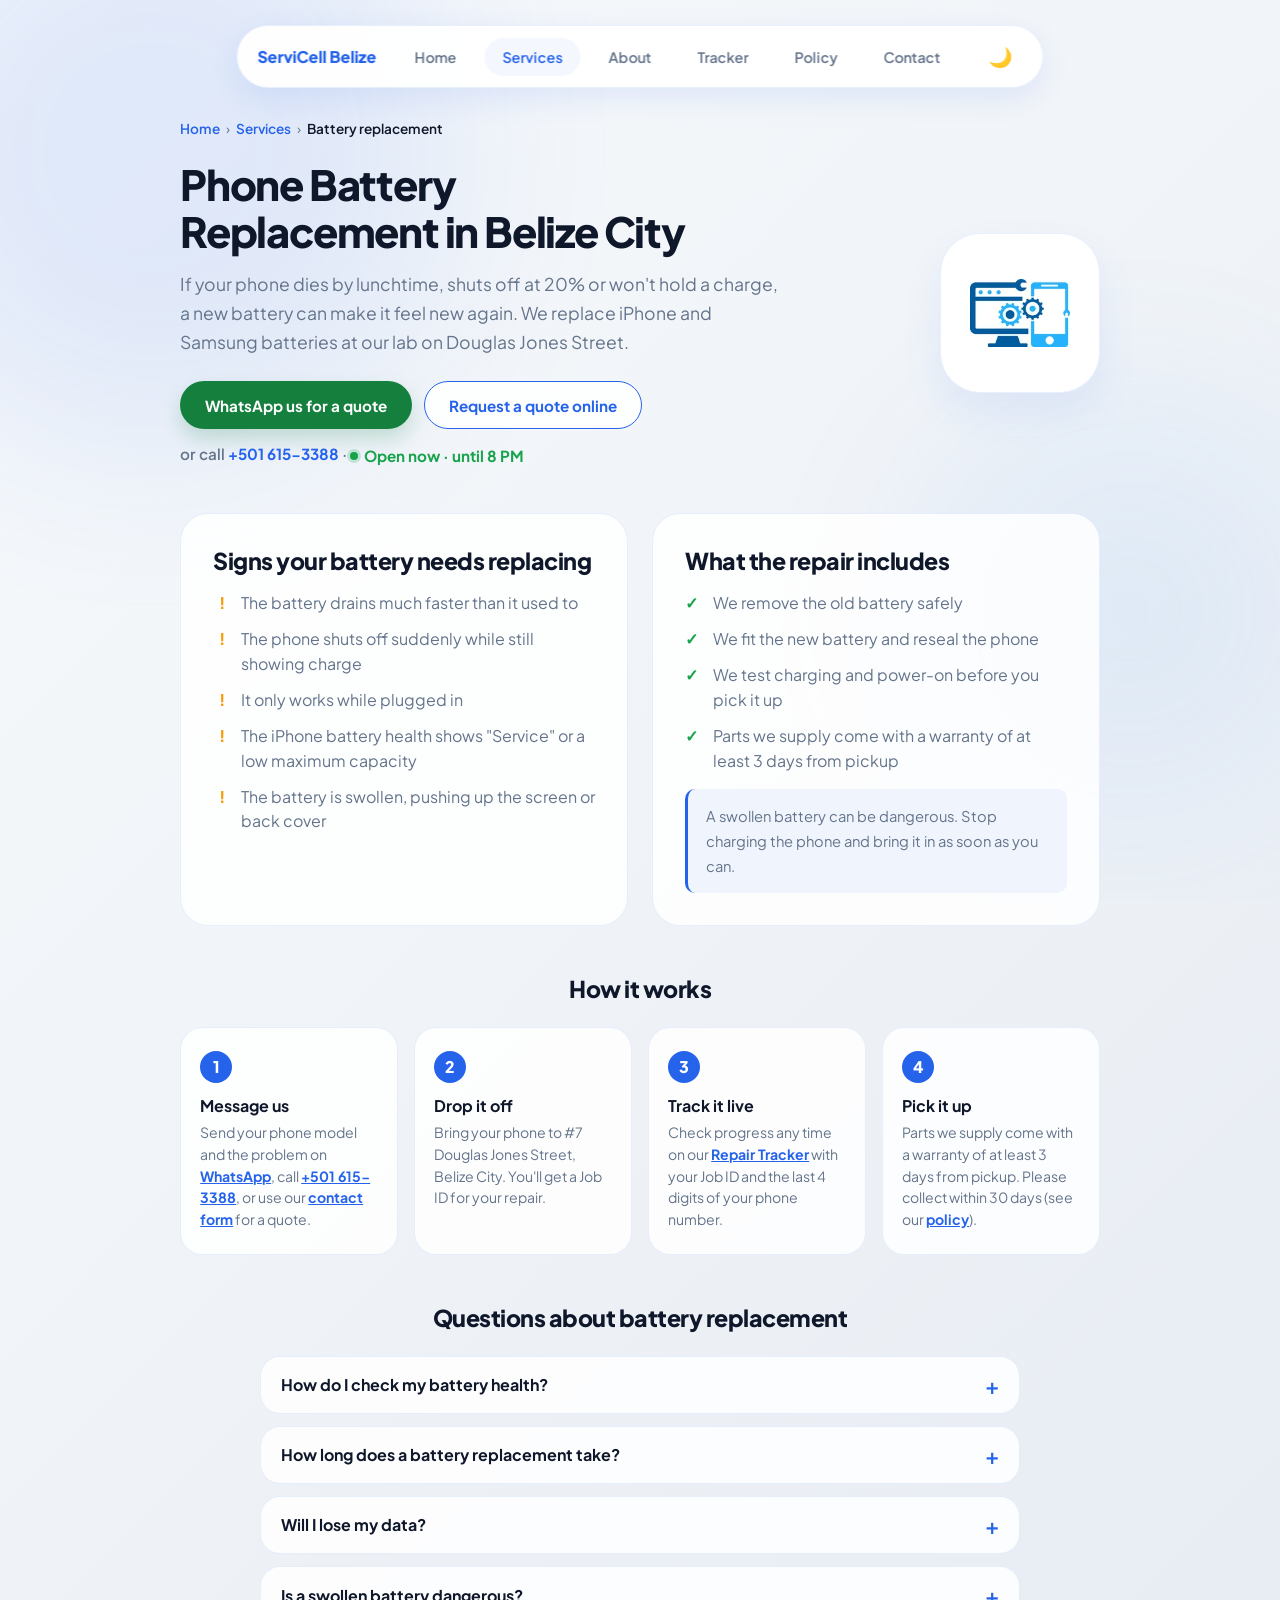
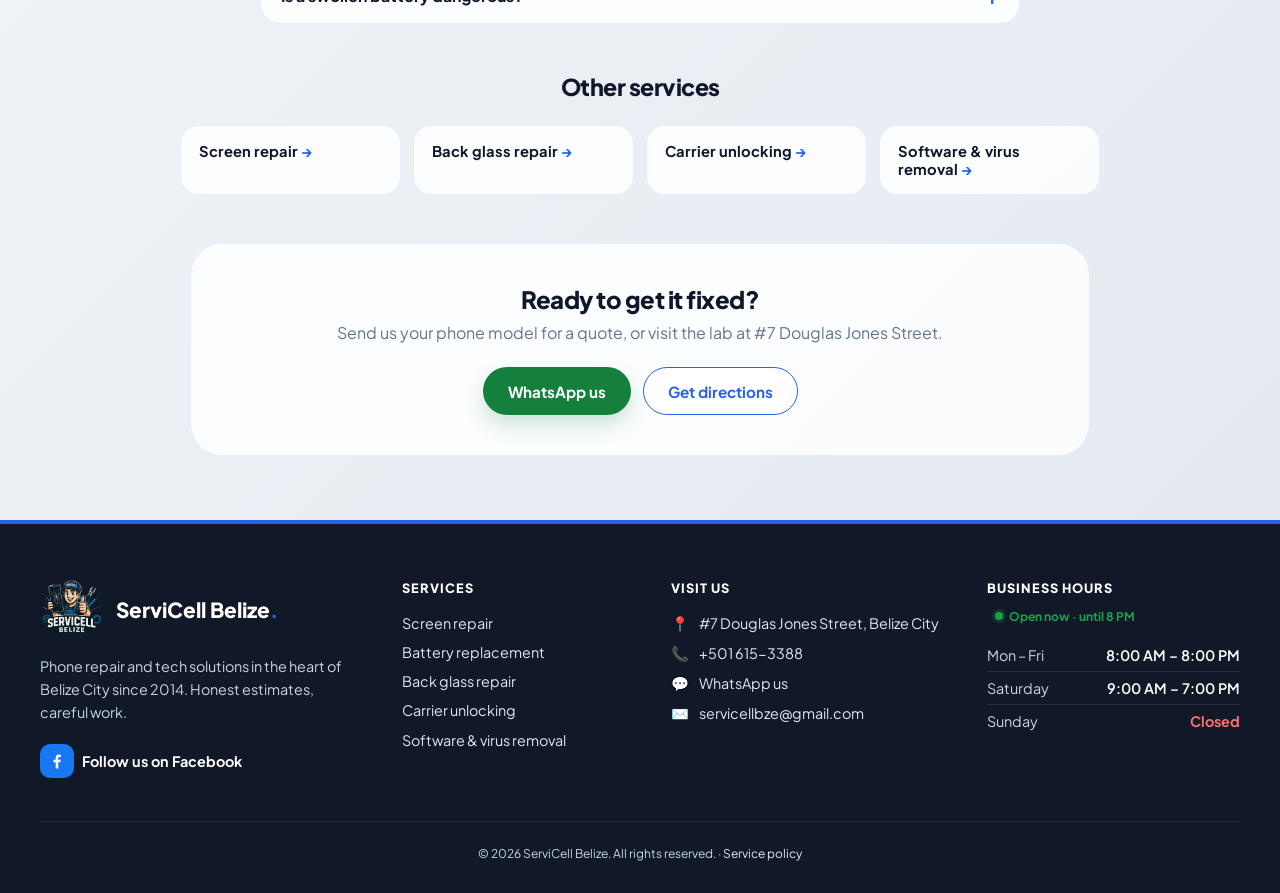
<file: battery-replacement.html>
<!DOCTYPE html>
<html lang="en">

<head>
    <meta charset="UTF-8">
    <meta name="viewport" content="width=device-width, initial-scale=1.0">
    <title>Phone Battery Replacement in Belize City | iPhone &amp; Samsung | ServiCell</title>
    <meta name="description" content="Phone dying fast or shutting off early? ServiCell replaces iPhone and Samsung batteries in Belize City. Message us on WhatsApp for a quote.">
    <link rel="canonical" href="https://servicellbze.github.io/ServiCell/battery-replacement.html">
    <meta name="theme-color" content="#2563eb">

    <meta property="og:type" content="website">
    <meta property="og:site_name" content="ServiCell Belize">
    <meta property="og:locale" content="en_BZ">
    <meta property="og:title" content="Phone Battery Replacement in Belize City | iPhone &amp; Samsung | ServiCell">
    <meta property="og:description" content="Phone dying fast or shutting off early? ServiCell replaces iPhone and Samsung batteries in Belize City. Message us on WhatsApp for a quote.">
    <meta property="og:url" content="https://servicellbze.github.io/ServiCell/battery-replacement.html">
    <meta property="og:image" content="https://servicellbze.github.io/ServiCell/img/og-image.jpg">
    <meta property="og:image:width" content="1200">
    <meta property="og:image:height" content="630">
    <meta property="og:image:alt" content="ServiCell Belize — phone repair in Belize City">
    <meta name="twitter:card" content="summary_large_image">
    <meta name="twitter:title" content="Phone Battery Replacement in Belize City | iPhone &amp; Samsung | ServiCell">
    <meta name="twitter:description" content="Phone dying fast or shutting off early? ServiCell replaces iPhone and Samsung batteries in Belize City. Message us on WhatsApp for a quote.">
    <meta name="twitter:image" content="https://servicellbze.github.io/ServiCell/img/og-image.jpg">

    <link rel="preconnect" href="https://fonts.googleapis.com">
    <link rel="preconnect" href="https://fonts.gstatic.com" crossorigin>
    <script type="application/ld+json">
{
  "@context": "https://schema.org",
  "@type": "Service",
  "name": "Phone Battery Replacement",
  "serviceType": "Battery replacement",
  "url": "https://servicellbze.github.io/ServiCell/battery-replacement.html",
  "description": "Phone dying fast or shutting off early? ServiCell replaces iPhone and Samsung batteries in Belize City. Message us on WhatsApp for a quote.",
  "provider": {
    "@type": "MobilePhoneStore",
    "@id": "https://servicellbze.github.io/ServiCell/#business",
    "name": "ServiCell Belize",
    "telephone": "+501-615-3388",
    "address": {
      "@type": "PostalAddress",
      "streetAddress": "#7 Douglas Jones Street",
      "addressLocality": "Belize City",
      "addressCountry": "BZ"
    }
  },
  "areaServed": {
    "@type": "City",
    "name": "Belize City"
  }
}
    </script>
    <script type="application/ld+json">
{
  "@context": "https://schema.org",
  "@type": "BreadcrumbList",
  "itemListElement": [
    {
      "@type": "ListItem",
      "position": 1,
      "name": "Home",
      "item": "https://servicellbze.github.io/ServiCell/"
    },
    {
      "@type": "ListItem",
      "position": 2,
      "name": "Services",
      "item": "https://servicellbze.github.io/ServiCell/#services"
    },
    {
      "@type": "ListItem",
      "position": 3,
      "name": "Battery replacement",
      "item": "https://servicellbze.github.io/ServiCell/battery-replacement.html"
    }
  ]
}
    </script>
    <script type="application/ld+json">
{
  "@context": "https://schema.org",
  "@type": "FAQPage",
  "mainEntity": [
    {
      "@type": "Question",
      "name": "How do I check my battery health?",
      "acceptedAnswer": {
        "@type": "Answer",
        "text": "On iPhone, go to Settings › Battery › Battery Health & Charging. On Samsung, open Settings › Battery and device care, or run a battery test in the Samsung Members app. Not sure? Bring it in and we'll take a look."
      }
    },
    {
      "@type": "Question",
      "name": "How long does a battery replacement take?",
      "acceptedAnswer": {
        "@type": "Answer",
        "text": "Many battery replacements are done the same day, depending on your model and whether the battery is in stock. We'll give you an estimate at drop-off."
      }
    },
    {
      "@type": "Question",
      "name": "Will I lose my data?",
      "acceptedAnswer": {
        "@type": "Answer",
        "text": "A battery replacement doesn't normally affect your data, but please back up your phone before drop-off just in case."
      }
    },
    {
      "@type": "Question",
      "name": "Is a swollen battery dangerous?",
      "acceptedAnswer": {
        "@type": "Answer",
        "text": "Yes, it can be. Stop charging the phone, don't press on the bulge, and bring it to us as soon as possible."
      }
    }
  ]
}
    </script>
    <link href="https://fonts.googleapis.com/css2?family=Plus+Jakarta+Sans:wght@400;600;700;800&display=swap"
        rel="stylesheet">
    <link rel="icon" href="favicon.png" type="image/png">
    <link rel="apple-touch-icon" href="favicon.png">
    <script src="css/dark-mode.js"></script>
    <script src="js/site.js" defer></script>
    <link rel="stylesheet" href="css/nav.css">
    <link rel="stylesheet" href="css/dark-mode.css">
    <link rel="stylesheet" href="css/site.css">
    <link rel="stylesheet" href="css/service.css">
</head>

<body>
    <div class="bg-blobs" aria-hidden="true">
        <div class="blob" style="width: 600px; height: 600px; top: -150px; left: -150px;"></div>
        <div class="blob" style="width: 400px; height: 400px; bottom: 10%; right: -50px; background: #60a5fa;"></div>
    </div>

    <!-- partial:nav -->
    <nav aria-label="Main">
        <div class="nav-wrapper">
            <a href="index.html" class="logo-text">ServiCell Belize</a>

            <div class="nav-links" id="navLinks">
                <a href="index.html" class="nav-btn">Home</a>
                <a href="index.html#services" class="nav-btn active" aria-current="page" data-section="services">Services</a>
                <a href="about.html" class="nav-btn">About</a>
                <a href="tracker.html" class="nav-btn">Tracker</a>
                <a href="policy.html" class="nav-btn">Policy</a>
                <a href="contact.html" class="nav-btn">Contact</a>
            </div>

            <div class="nav-actions">
                <button type="button" class="theme-toggle" aria-label="Switch to dark mode">
                    <span class="theme-toggle-icon" aria-hidden="true">🌙</span>
                </button>
                <button type="button" class="hamburger" aria-label="Open menu" aria-expanded="false" aria-controls="navLinks">
                    <span></span>
                    <span></span>
                    <span></span>
                </button>
            </div>
        </div>
    </nav>
    <!-- /partial:nav -->

    <main class="svc-main">
        <nav class="breadcrumb" aria-label="Breadcrumb">
            <ol>
                <li><a href="index.html">Home</a></li>
                <li><a href="index.html#services">Services</a></li>
                <li><span aria-current="page">Battery replacement</span></li>
            </ol>
        </nav>

        <header class="svc-hero">
            <div>
                <h1>Phone Battery Replacement in Belize City</h1>
                <p class="svc-intro">If your phone dies by lunchtime, shuts off at 20% or won&#x27;t hold a charge, a new battery can make it feel new again. We replace iPhone and Samsung batteries at our lab on Douglas Jones Street.</p>
                <div class="svc-ctas" data-hide-sticky-wa>
                    <a class="btn btn-wa" href="https://wa.me/5016153388?text=Hi%20ServiCell%21%20I%20need%20a%20battery%20replacement.%20My%20phone%20is%20a%20" target="_blank" rel="noopener">WhatsApp us for a quote</a>
                    <a class="btn btn-outline" href="contact.html?service=Battery%20Change#my-form">Request a quote online</a>
                </div>
                <p class="svc-call">or call <a href="tel:+5016153388">+501 615-3388</a> · <span data-open-status hidden></span></p>
            </div>
            <div class="svc-icon" aria-hidden="true">
                <img src="img/device-repair.webp" alt="" width="100" height="68">
            </div>
        </header>

        <div class="svc-two">
            <section class="svc-block" aria-labelledby="signs-heading">
                <h2 id="signs-heading">Signs your battery needs replacing</h2>
                <ul class="check-list warn">
                    <li>The battery drains much faster than it used to</li>
                    <li>The phone shuts off suddenly while still showing charge</li>
                    <li>It only works while plugged in</li>
                    <li>The iPhone battery health shows &quot;Service&quot; or a low maximum capacity</li>
                    <li>The battery is swollen, pushing up the screen or back cover</li>
                </ul>
            </section>
            <section class="svc-block" aria-labelledby="incl-heading">
                <h2 id="incl-heading">What the repair includes</h2>
                <ul class="check-list">
                    <li>We remove the old battery safely</li>
                    <li>We fit the new battery and reseal the phone</li>
                    <li>We test charging and power-on before you pick it up</li>
                    <li>Parts we supply come with a warranty of at least 3 days from pickup</li>
                </ul>
                <p class="svc-note">A swollen battery can be dangerous. Stop charging the phone and bring it in as soon as you can.</p>
            </section>
        </div>

        <section class="svc-section" aria-labelledby="steps-heading">
            <h2 id="steps-heading">How it works</h2>
            <ol class="steps">
            <li>
                <h3>Message us</h3>
                <p>Send your phone model and the problem on <a href="https://wa.me/5016153388">WhatsApp</a>, call <a href="tel:+5016153388">+501 615-3388</a>, or use our <a href="contact.html">contact form</a> for a quote.</p>
            </li>
            <li>
                <h3>Drop it off</h3>
                <p>Bring your phone to #7 Douglas Jones Street, Belize City. You'll get a Job ID for your repair.</p>
            </li>
            <li>
                <h3>Track it live</h3>
                <p>Check progress any time on our <a href="tracker.html">Repair Tracker</a> with your Job ID and the last 4 digits of your phone number.</p>
            </li>
            <li>
                <h3>Pick it up</h3>
                <p>Parts we supply come with a warranty of at least 3 days from pickup. Please collect within 30 days (see our <a href="policy.html">policy</a>).</p>
            </li>
            </ol>
        </section>

        <section class="svc-section" aria-labelledby="faq-heading">
            <h2 id="faq-heading">Questions about battery replacement</h2>
            <div class="faq-list">
            <details>
                <summary>How do I check my battery health?</summary>
                <p>On iPhone, go to Settings › Battery › Battery Health &amp; Charging. On Samsung, open Settings › Battery and device care, or run a battery test in the Samsung Members app. Not sure? Bring it in and we&#x27;ll take a look.</p>
            </details>
            <details>
                <summary>How long does a battery replacement take?</summary>
                <p>Many battery replacements are done the same day, depending on your model and whether the battery is in stock. We&#x27;ll give you an estimate at drop-off.</p>
            </details>
            <details>
                <summary>Will I lose my data?</summary>
                <p>A battery replacement doesn&#x27;t normally affect your data, but please back up your phone before drop-off just in case.</p>
            </details>
            <details>
                <summary>Is a swollen battery dangerous?</summary>
                <p>Yes, it can be. Stop charging the phone, don&#x27;t press on the bulge, and bring it to us as soon as possible.</p>
            </details>
            </div>
        </section>

        <section class="svc-section" aria-labelledby="related-heading">
            <h2 id="related-heading">Other services</h2>
            <div class="related">
            <a href="screen-repair.html">Screen repair</a>
            <a href="back-glass-repair.html">Back glass repair</a>
            <a href="carrier-unlocking.html">Carrier unlocking</a>
            <a href="software-repair.html">Software &amp; virus removal</a>
            </div>
        </section>

        <aside class="cta-band" aria-labelledby="cta-heading">
            <h2 id="cta-heading">Ready to get it fixed?</h2>
            <p>Send us your phone model for a quote, or visit the lab at #7 Douglas Jones Street.</p>
            <div class="cta-actions">
                <a class="btn btn-wa" href="https://wa.me/5016153388?text=Hi%20ServiCell%21%20I%20need%20a%20battery%20replacement.%20My%20phone%20is%20a%20" target="_blank" rel="noopener">WhatsApp us</a>
                <a class="btn btn-outline" href="https://www.google.com/maps/dir/?api=1&amp;destination=7+Douglas+Jones+Street,+Belize+City,+Belize" target="_blank" rel="noopener">Get directions</a>
            </div>
        </aside>
    </main>

    <!-- partial:footer -->
    <footer class="site-footer">
        <div class="sf-grid">
            <div class="sf-brand">
                <a href="index.html" class="sf-logo">
                    <img src="img/logo-200.webp" alt="" width="64" height="59" loading="lazy">
                    <span>ServiCell Belize<span class="sf-dot">.</span></span>
                </a>
                <p>Phone repair and tech solutions in the heart of Belize City since 2014. Honest estimates, careful work.</p>
                <a class="sf-social" href="https://www.facebook.com/ServiCell-Belize-100064104937587/" target="_blank" rel="noopener" aria-label="ServiCell Belize on Facebook">
                    <svg viewBox="0 0 24 24" aria-hidden="true" fill="currentColor"><path d="M13.5 21v-7.5H16l.4-3h-2.9V8.6c0-.87.24-1.46 1.49-1.46h1.6V4.46A21 21 0 0 0 14.27 4.3c-2.3 0-3.87 1.4-3.87 3.98v2.22H7.8v3h2.6V21h3.1z"/></svg>
                    Follow us on Facebook
                </a>
            </div>

            <div>
                <h2 class="sf-heading">Services</h2>
                <ul class="sf-links">
                    <li><a href="screen-repair.html">Screen repair</a></li>
                    <li><a href="battery-replacement.html">Battery replacement</a></li>
                    <li><a href="back-glass-repair.html">Back glass repair</a></li>
                    <li><a href="carrier-unlocking.html">Carrier unlocking</a></li>
                    <li><a href="software-repair.html">Software &amp; virus removal</a></li>
                </ul>
            </div>

            <div>
                <h2 class="sf-heading">Visit Us</h2>
                <ul class="sf-contact">
                    <li><span aria-hidden="true">📍</span><a href="https://www.google.com/maps/dir/?api=1&amp;destination=7+Douglas+Jones+Street,+Belize+City,+Belize" target="_blank" rel="noopener">#7 Douglas Jones Street, Belize City</a></li>
                    <li><span aria-hidden="true">📞</span><a href="tel:+5016153388">+501 615-3388</a></li>
                    <li><span aria-hidden="true">💬</span><a href="https://wa.me/5016153388">WhatsApp us</a></li>
                    <li><span aria-hidden="true">✉️</span><a href="mailto:servicellbze@gmail.com">servicellbze@gmail.com</a></li>
                </ul>
            </div>

            <div>
                <h2 class="sf-heading">Business Hours</h2>
                <p class="sf-status"><span data-open-status hidden></span></p>
                <dl class="sf-hours">
                    <div><dt>Mon – Fri</dt><dd>8:00 AM – 8:00 PM</dd></div>
                    <div><dt>Saturday</dt><dd>9:00 AM – 7:00 PM</dd></div>
                    <div><dt>Sunday</dt><dd class="sf-closed">Closed</dd></div>
                </dl>
            </div>
        </div>

        <div class="sf-bottom">
            <p>© 2026 ServiCell Belize. All rights reserved. · <a href="policy.html">Service policy</a></p>
        </div>
    </footer>
    <!-- /partial:footer -->
</body>

</html>
</file>
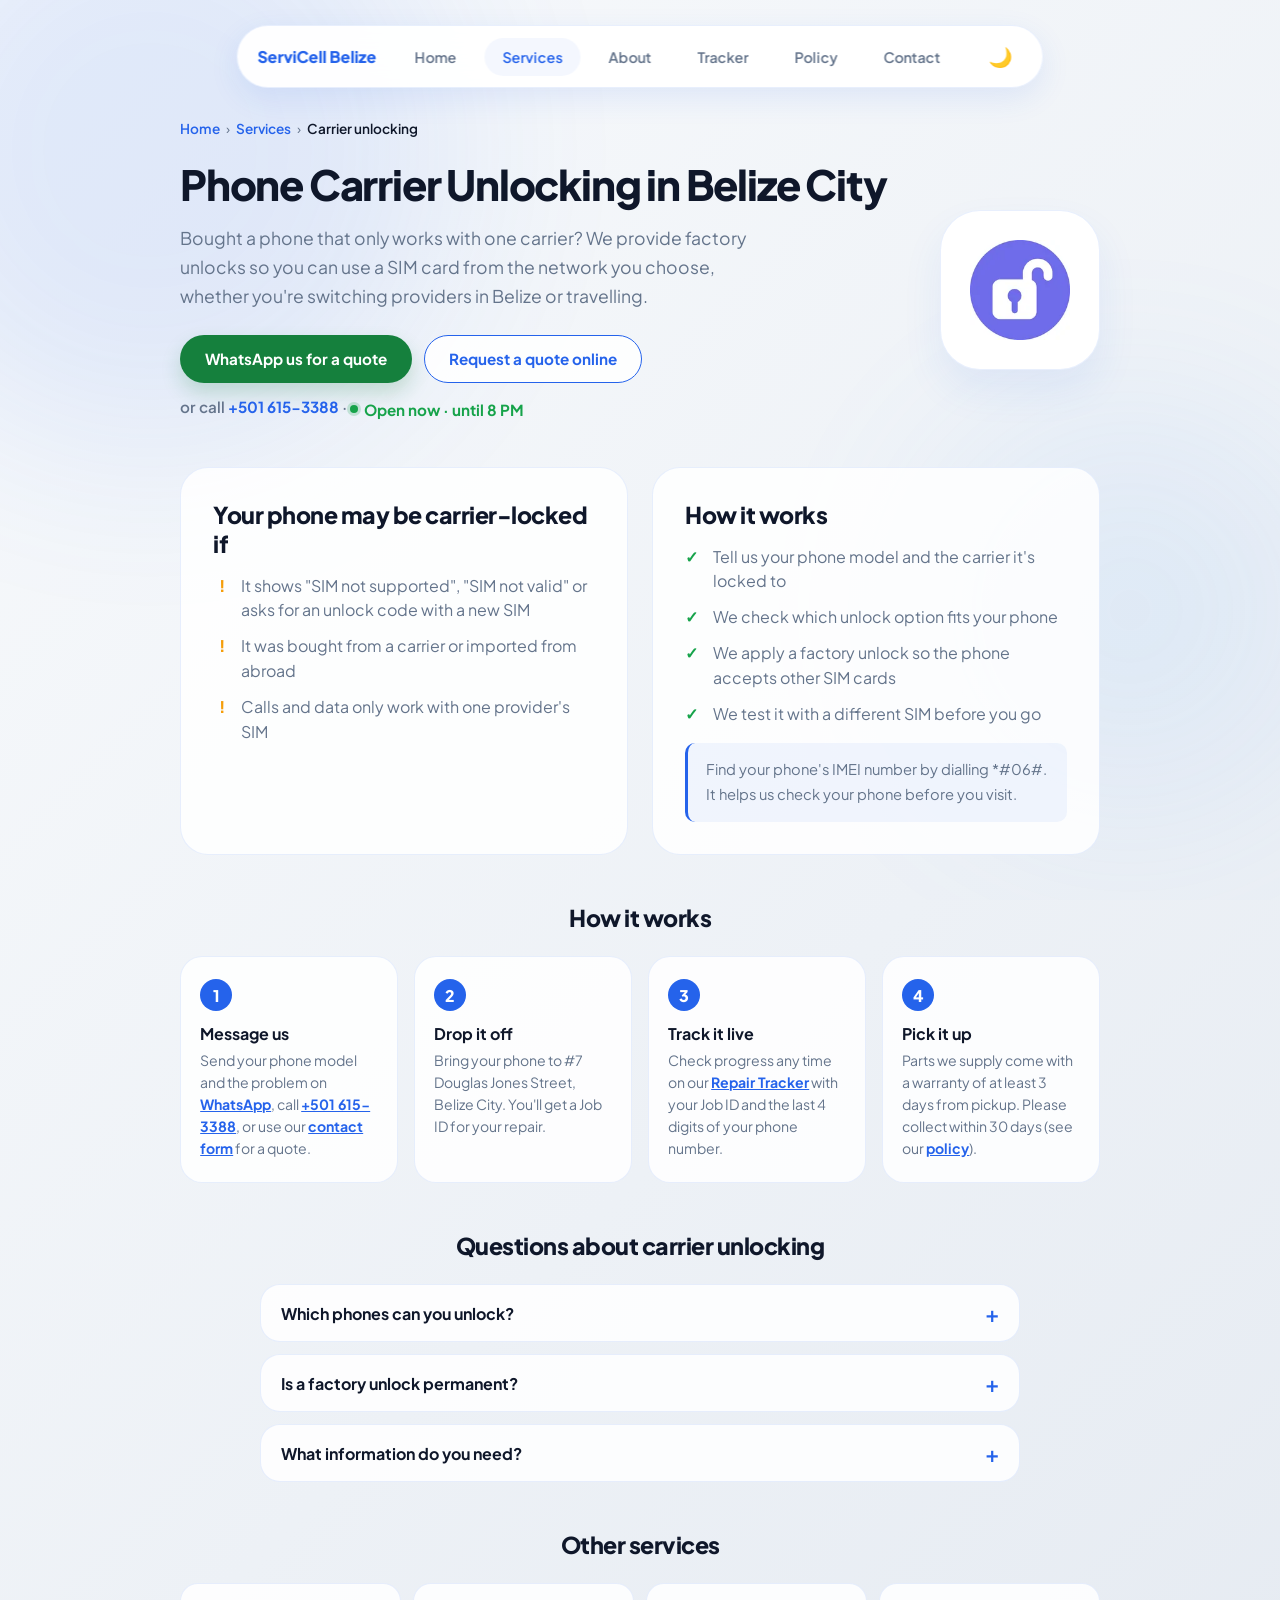
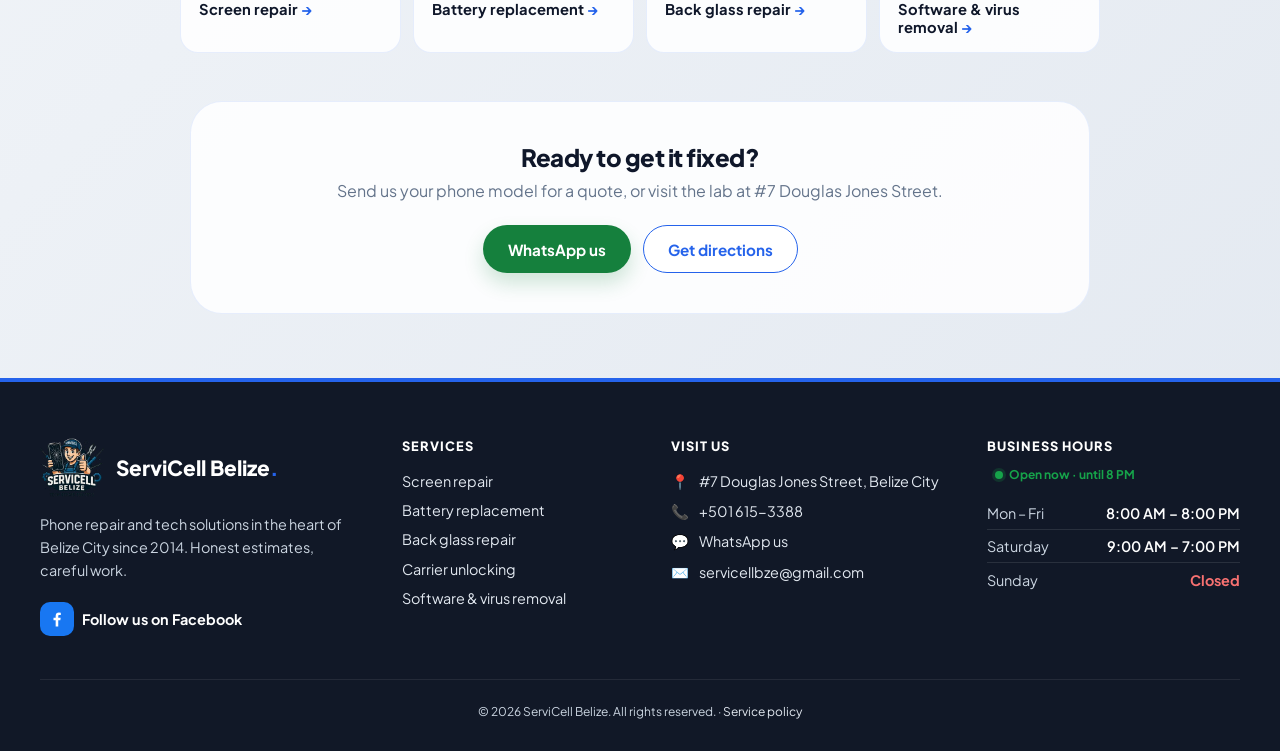
<file: carrier-unlocking.html>
<!DOCTYPE html>
<html lang="en">

<head>
    <meta charset="UTF-8">
    <meta name="viewport" content="width=device-width, initial-scale=1.0">
    <title>Phone Carrier Unlocking in Belize City | ServiCell Belize</title>
    <meta name="description" content="Phone locked to one network? ServiCell provides factory carrier unlocks in Belize City so you can use any SIM. Message us on WhatsApp with your model.">
    <link rel="canonical" href="https://servicellbze.github.io/ServiCell/carrier-unlocking.html">
    <meta name="theme-color" content="#2563eb">

    <meta property="og:type" content="website">
    <meta property="og:site_name" content="ServiCell Belize">
    <meta property="og:locale" content="en_BZ">
    <meta property="og:title" content="Phone Carrier Unlocking in Belize City | ServiCell Belize">
    <meta property="og:description" content="Phone locked to one network? ServiCell provides factory carrier unlocks in Belize City so you can use any SIM. Message us on WhatsApp with your model.">
    <meta property="og:url" content="https://servicellbze.github.io/ServiCell/carrier-unlocking.html">
    <meta property="og:image" content="https://servicellbze.github.io/ServiCell/img/og-image.jpg">
    <meta property="og:image:width" content="1200">
    <meta property="og:image:height" content="630">
    <meta property="og:image:alt" content="ServiCell Belize — phone repair in Belize City">
    <meta name="twitter:card" content="summary_large_image">
    <meta name="twitter:title" content="Phone Carrier Unlocking in Belize City | ServiCell Belize">
    <meta name="twitter:description" content="Phone locked to one network? ServiCell provides factory carrier unlocks in Belize City so you can use any SIM. Message us on WhatsApp with your model.">
    <meta name="twitter:image" content="https://servicellbze.github.io/ServiCell/img/og-image.jpg">

    <link rel="preconnect" href="https://fonts.googleapis.com">
    <link rel="preconnect" href="https://fonts.gstatic.com" crossorigin>
    <script type="application/ld+json">
{
  "@context": "https://schema.org",
  "@type": "Service",
  "name": "Phone Carrier Unlocking",
  "serviceType": "Carrier unlocking",
  "url": "https://servicellbze.github.io/ServiCell/carrier-unlocking.html",
  "description": "Phone locked to one network? ServiCell provides factory carrier unlocks in Belize City so you can use any SIM. Message us on WhatsApp with your model.",
  "provider": {
    "@type": "MobilePhoneStore",
    "@id": "https://servicellbze.github.io/ServiCell/#business",
    "name": "ServiCell Belize",
    "telephone": "+501-615-3388",
    "address": {
      "@type": "PostalAddress",
      "streetAddress": "#7 Douglas Jones Street",
      "addressLocality": "Belize City",
      "addressCountry": "BZ"
    }
  },
  "areaServed": {
    "@type": "City",
    "name": "Belize City"
  }
}
    </script>
    <script type="application/ld+json">
{
  "@context": "https://schema.org",
  "@type": "BreadcrumbList",
  "itemListElement": [
    {
      "@type": "ListItem",
      "position": 1,
      "name": "Home",
      "item": "https://servicellbze.github.io/ServiCell/"
    },
    {
      "@type": "ListItem",
      "position": 2,
      "name": "Services",
      "item": "https://servicellbze.github.io/ServiCell/#services"
    },
    {
      "@type": "ListItem",
      "position": 3,
      "name": "Carrier unlocking",
      "item": "https://servicellbze.github.io/ServiCell/carrier-unlocking.html"
    }
  ]
}
    </script>
    <script type="application/ld+json">
{
  "@context": "https://schema.org",
  "@type": "FAQPage",
  "mainEntity": [
    {
      "@type": "Question",
      "name": "Which phones can you unlock?",
      "acceptedAnswer": {
        "@type": "Answer",
        "text": "It depends on the model and the carrier it's locked to. Send us the model and carrier on WhatsApp and we'll confirm before you come in."
      }
    },
    {
      "@type": "Question",
      "name": "Is a factory unlock permanent?",
      "acceptedAnswer": {
        "@type": "Answer",
        "text": "A factory unlock is normally permanent and stays in place after software updates."
      }
    },
    {
      "@type": "Question",
      "name": "What information do you need?",
      "acceptedAnswer": {
        "@type": "Answer",
        "text": "Your phone model, the carrier it's locked to, and the IMEI number (dial *#06# to see it)."
      }
    }
  ]
}
    </script>
    <link href="https://fonts.googleapis.com/css2?family=Plus+Jakarta+Sans:wght@400;600;700;800&display=swap"
        rel="stylesheet">
    <link rel="icon" href="favicon.png" type="image/png">
    <link rel="apple-touch-icon" href="favicon.png">
    <script src="css/dark-mode.js"></script>
    <script src="js/site.js" defer></script>
    <link rel="stylesheet" href="css/nav.css">
    <link rel="stylesheet" href="css/dark-mode.css">
    <link rel="stylesheet" href="css/site.css">
    <link rel="stylesheet" href="css/service.css">
</head>

<body>
    <div class="bg-blobs" aria-hidden="true">
        <div class="blob" style="width: 600px; height: 600px; top: -150px; left: -150px;"></div>
        <div class="blob" style="width: 400px; height: 400px; bottom: 10%; right: -50px; background: #60a5fa;"></div>
    </div>

    <!-- partial:nav -->
    <nav aria-label="Main">
        <div class="nav-wrapper">
            <a href="index.html" class="logo-text">ServiCell Belize</a>

            <div class="nav-links" id="navLinks">
                <a href="index.html" class="nav-btn">Home</a>
                <a href="index.html#services" class="nav-btn active" aria-current="page" data-section="services">Services</a>
                <a href="about.html" class="nav-btn">About</a>
                <a href="tracker.html" class="nav-btn">Tracker</a>
                <a href="policy.html" class="nav-btn">Policy</a>
                <a href="contact.html" class="nav-btn">Contact</a>
            </div>

            <div class="nav-actions">
                <button type="button" class="theme-toggle" aria-label="Switch to dark mode">
                    <span class="theme-toggle-icon" aria-hidden="true">🌙</span>
                </button>
                <button type="button" class="hamburger" aria-label="Open menu" aria-expanded="false" aria-controls="navLinks">
                    <span></span>
                    <span></span>
                    <span></span>
                </button>
            </div>
        </div>
    </nav>
    <!-- /partial:nav -->

    <main class="svc-main">
        <nav class="breadcrumb" aria-label="Breadcrumb">
            <ol>
                <li><a href="index.html">Home</a></li>
                <li><a href="index.html#services">Services</a></li>
                <li><span aria-current="page">Carrier unlocking</span></li>
            </ol>
        </nav>

        <header class="svc-hero">
            <div>
                <h1>Phone Carrier Unlocking in Belize City</h1>
                <p class="svc-intro">Bought a phone that only works with one carrier? We provide factory unlocks so you can use a SIM card from the network you choose, whether you&#x27;re switching providers in Belize or travelling.</p>
                <div class="svc-ctas" data-hide-sticky-wa>
                    <a class="btn btn-wa" href="https://wa.me/5016153388?text=Hi%20ServiCell%21%20I%20need%20a%20carrier%20unlock.%20My%20phone%20is%20a%20" target="_blank" rel="noopener">WhatsApp us for a quote</a>
                    <a class="btn btn-outline" href="contact.html?service=Carrier%20Unlock#my-form">Request a quote online</a>
                </div>
                <p class="svc-call">or call <a href="tel:+5016153388">+501 615-3388</a> · <span data-open-status hidden></span></p>
            </div>
            <div class="svc-icon" aria-hidden="true">
                <img src="img/device-unlocking.webp" alt="" width="100" height="100">
            </div>
        </header>

        <div class="svc-two">
            <section class="svc-block" aria-labelledby="signs-heading">
                <h2 id="signs-heading">Your phone may be carrier-locked if</h2>
                <ul class="check-list warn">
                    <li>It shows &quot;SIM not supported&quot;, &quot;SIM not valid&quot; or asks for an unlock code with a new SIM</li>
                    <li>It was bought from a carrier or imported from abroad</li>
                    <li>Calls and data only work with one provider&#x27;s SIM</li>
                </ul>
            </section>
            <section class="svc-block" aria-labelledby="incl-heading">
                <h2 id="incl-heading">How it works</h2>
                <ul class="check-list">
                    <li>Tell us your phone model and the carrier it&#x27;s locked to</li>
                    <li>We check which unlock option fits your phone</li>
                    <li>We apply a factory unlock so the phone accepts other SIM cards</li>
                    <li>We test it with a different SIM before you go</li>
                </ul>
                <p class="svc-note">Find your phone&#x27;s IMEI number by dialling *#06#. It helps us check your phone before you visit.</p>
            </section>
        </div>

        <section class="svc-section" aria-labelledby="steps-heading">
            <h2 id="steps-heading">How it works</h2>
            <ol class="steps">
            <li>
                <h3>Message us</h3>
                <p>Send your phone model and the problem on <a href="https://wa.me/5016153388">WhatsApp</a>, call <a href="tel:+5016153388">+501 615-3388</a>, or use our <a href="contact.html">contact form</a> for a quote.</p>
            </li>
            <li>
                <h3>Drop it off</h3>
                <p>Bring your phone to #7 Douglas Jones Street, Belize City. You'll get a Job ID for your repair.</p>
            </li>
            <li>
                <h3>Track it live</h3>
                <p>Check progress any time on our <a href="tracker.html">Repair Tracker</a> with your Job ID and the last 4 digits of your phone number.</p>
            </li>
            <li>
                <h3>Pick it up</h3>
                <p>Parts we supply come with a warranty of at least 3 days from pickup. Please collect within 30 days (see our <a href="policy.html">policy</a>).</p>
            </li>
            </ol>
        </section>

        <section class="svc-section" aria-labelledby="faq-heading">
            <h2 id="faq-heading">Questions about carrier unlocking</h2>
            <div class="faq-list">
            <details>
                <summary>Which phones can you unlock?</summary>
                <p>It depends on the model and the carrier it&#x27;s locked to. Send us the model and carrier on WhatsApp and we&#x27;ll confirm before you come in.</p>
            </details>
            <details>
                <summary>Is a factory unlock permanent?</summary>
                <p>A factory unlock is normally permanent and stays in place after software updates.</p>
            </details>
            <details>
                <summary>What information do you need?</summary>
                <p>Your phone model, the carrier it&#x27;s locked to, and the IMEI number (dial *#06# to see it).</p>
            </details>
            </div>
        </section>

        <section class="svc-section" aria-labelledby="related-heading">
            <h2 id="related-heading">Other services</h2>
            <div class="related">
            <a href="screen-repair.html">Screen repair</a>
            <a href="battery-replacement.html">Battery replacement</a>
            <a href="back-glass-repair.html">Back glass repair</a>
            <a href="software-repair.html">Software &amp; virus removal</a>
            </div>
        </section>

        <aside class="cta-band" aria-labelledby="cta-heading">
            <h2 id="cta-heading">Ready to get it fixed?</h2>
            <p>Send us your phone model for a quote, or visit the lab at #7 Douglas Jones Street.</p>
            <div class="cta-actions">
                <a class="btn btn-wa" href="https://wa.me/5016153388?text=Hi%20ServiCell%21%20I%20need%20a%20carrier%20unlock.%20My%20phone%20is%20a%20" target="_blank" rel="noopener">WhatsApp us</a>
                <a class="btn btn-outline" href="https://www.google.com/maps/dir/?api=1&amp;destination=7+Douglas+Jones+Street,+Belize+City,+Belize" target="_blank" rel="noopener">Get directions</a>
            </div>
        </aside>
    </main>

    <!-- partial:footer -->
    <footer class="site-footer">
        <div class="sf-grid">
            <div class="sf-brand">
                <a href="index.html" class="sf-logo">
                    <img src="img/logo-200.webp" alt="" width="64" height="59" loading="lazy">
                    <span>ServiCell Belize<span class="sf-dot">.</span></span>
                </a>
                <p>Phone repair and tech solutions in the heart of Belize City since 2014. Honest estimates, careful work.</p>
                <a class="sf-social" href="https://www.facebook.com/ServiCell-Belize-100064104937587/" target="_blank" rel="noopener" aria-label="ServiCell Belize on Facebook">
                    <svg viewBox="0 0 24 24" aria-hidden="true" fill="currentColor"><path d="M13.5 21v-7.5H16l.4-3h-2.9V8.6c0-.87.24-1.46 1.49-1.46h1.6V4.46A21 21 0 0 0 14.27 4.3c-2.3 0-3.87 1.4-3.87 3.98v2.22H7.8v3h2.6V21h3.1z"/></svg>
                    Follow us on Facebook
                </a>
            </div>

            <div>
                <h2 class="sf-heading">Services</h2>
                <ul class="sf-links">
                    <li><a href="screen-repair.html">Screen repair</a></li>
                    <li><a href="battery-replacement.html">Battery replacement</a></li>
                    <li><a href="back-glass-repair.html">Back glass repair</a></li>
                    <li><a href="carrier-unlocking.html">Carrier unlocking</a></li>
                    <li><a href="software-repair.html">Software &amp; virus removal</a></li>
                </ul>
            </div>

            <div>
                <h2 class="sf-heading">Visit Us</h2>
                <ul class="sf-contact">
                    <li><span aria-hidden="true">📍</span><a href="https://www.google.com/maps/dir/?api=1&amp;destination=7+Douglas+Jones+Street,+Belize+City,+Belize" target="_blank" rel="noopener">#7 Douglas Jones Street, Belize City</a></li>
                    <li><span aria-hidden="true">📞</span><a href="tel:+5016153388">+501 615-3388</a></li>
                    <li><span aria-hidden="true">💬</span><a href="https://wa.me/5016153388">WhatsApp us</a></li>
                    <li><span aria-hidden="true">✉️</span><a href="mailto:servicellbze@gmail.com">servicellbze@gmail.com</a></li>
                </ul>
            </div>

            <div>
                <h2 class="sf-heading">Business Hours</h2>
                <p class="sf-status"><span data-open-status hidden></span></p>
                <dl class="sf-hours">
                    <div><dt>Mon – Fri</dt><dd>8:00 AM – 8:00 PM</dd></div>
                    <div><dt>Saturday</dt><dd>9:00 AM – 7:00 PM</dd></div>
                    <div><dt>Sunday</dt><dd class="sf-closed">Closed</dd></div>
                </dl>
            </div>
        </div>

        <div class="sf-bottom">
            <p>© 2026 ServiCell Belize. All rights reserved. · <a href="policy.html">Service policy</a></p>
        </div>
    </footer>
    <!-- /partial:footer -->
</body>

</html>
</file>
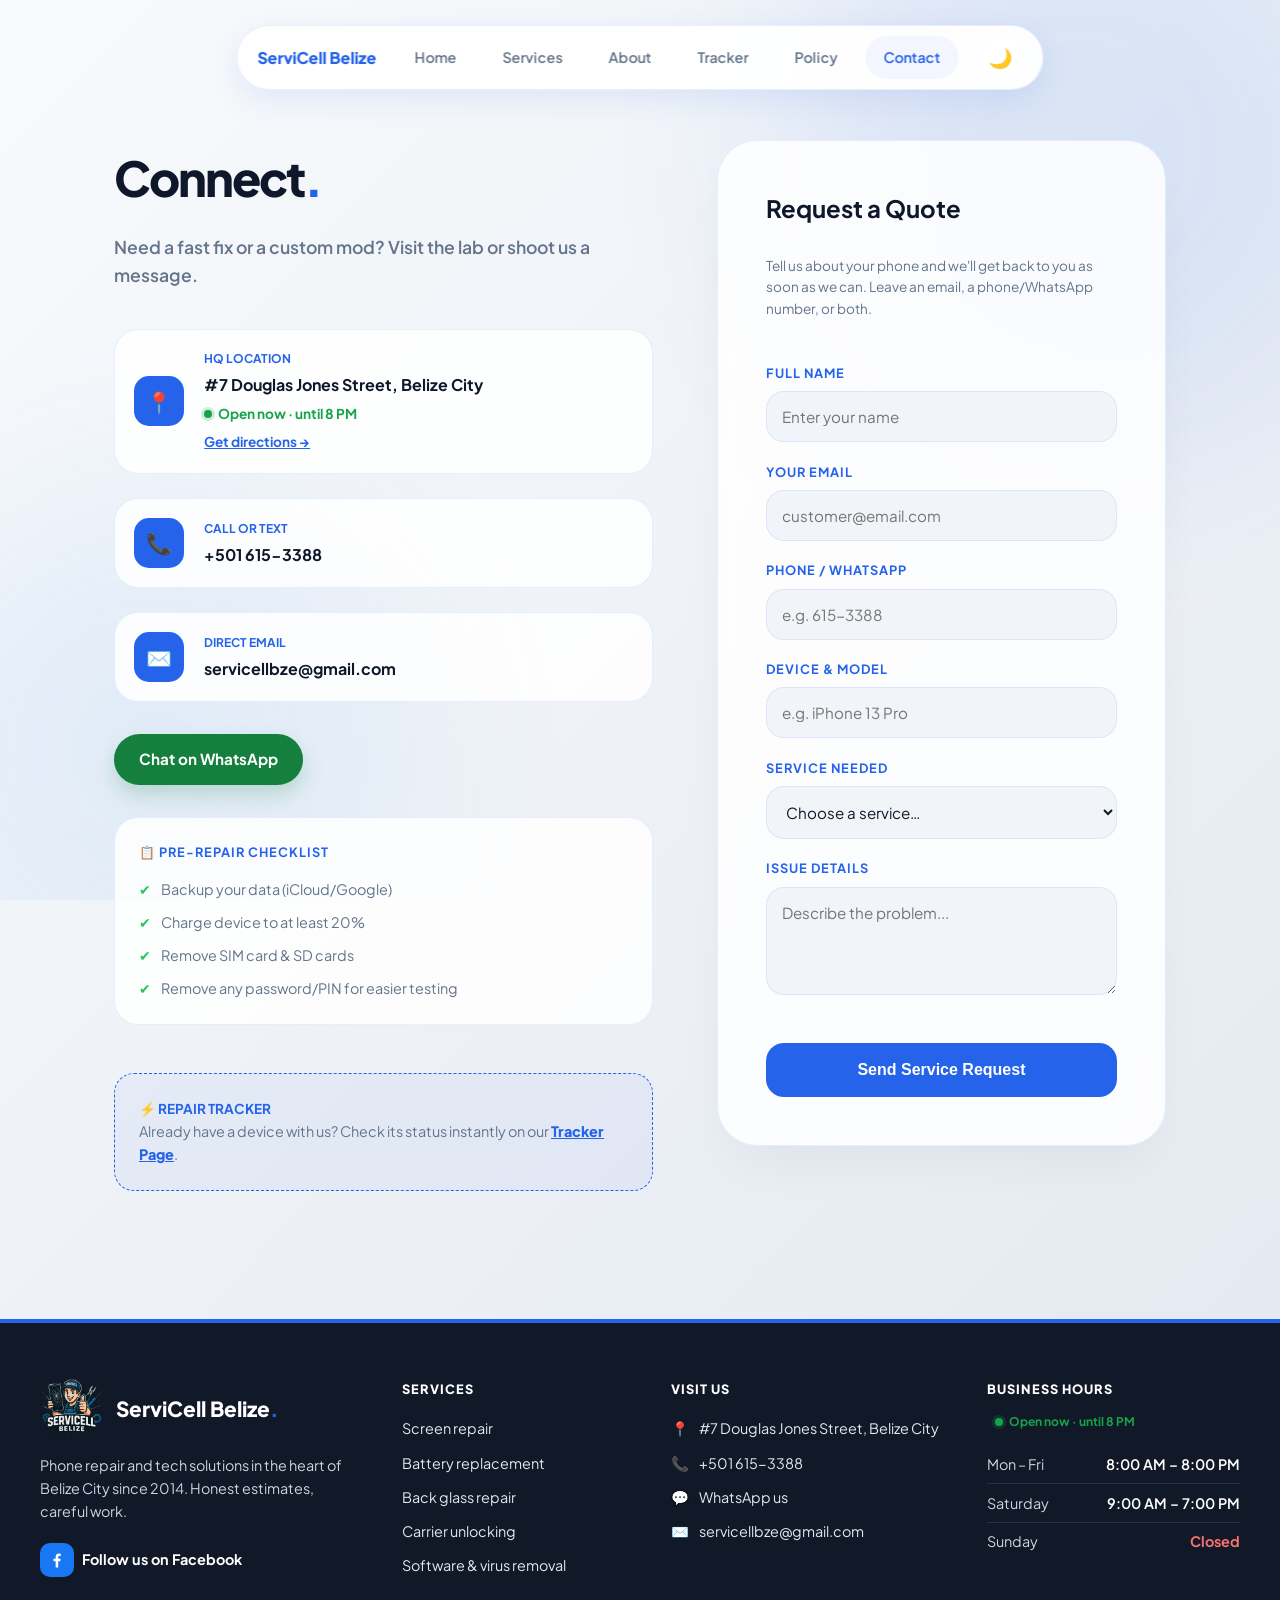
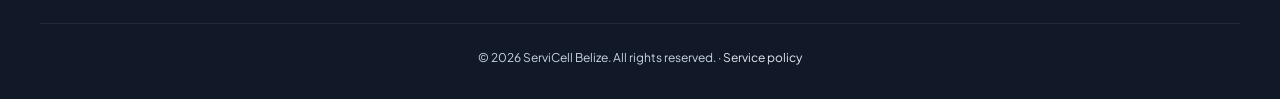
<file: contact.html>
<!DOCTYPE html>
<html lang="en">

<head>
    <meta charset="UTF-8">
    <meta name="viewport" content="width=device-width, initial-scale=1.0">
    <title>Contact ServiCell Belize | WhatsApp, Phone & Location</title>
    <meta name="description" content="Reach ServiCell Belize on WhatsApp or at +501 615-3388, email servicellbze@gmail.com, or visit #7 Douglas Jones Street, Belize City. Request a repair quote online.">
    <link rel="canonical" href="https://servicellbze.github.io/ServiCell/contact.html">
    <meta name="theme-color" content="#2563eb">

    <meta property="og:type" content="website">
    <meta property="og:site_name" content="ServiCell Belize">
    <meta property="og:locale" content="en_BZ">
    <meta property="og:title" content="Contact ServiCell Belize | WhatsApp, Phone & Location">
    <meta property="og:description" content="Reach ServiCell Belize on WhatsApp or at +501 615-3388, email servicellbze@gmail.com, or visit #7 Douglas Jones Street, Belize City. Request a repair quote online.">
    <meta property="og:url" content="https://servicellbze.github.io/ServiCell/contact.html">
    <meta property="og:image" content="https://servicellbze.github.io/ServiCell/img/og-image.jpg">
    <meta property="og:image:width" content="1200">
    <meta property="og:image:height" content="630">
    <meta property="og:image:alt" content="ServiCell Belize — phone repair in Belize City">
    <meta name="twitter:card" content="summary_large_image">
    <meta name="twitter:title" content="Contact ServiCell Belize | WhatsApp, Phone & Location">
    <meta name="twitter:description" content="Reach ServiCell Belize on WhatsApp or at +501 615-3388, email servicellbze@gmail.com, or visit #7 Douglas Jones Street, Belize City. Request a repair quote online.">
    <meta name="twitter:image" content="https://servicellbze.github.io/ServiCell/img/og-image.jpg">

    <link rel="preconnect" href="https://fonts.googleapis.com">
    <link rel="preconnect" href="https://fonts.gstatic.com" crossorigin>
    <link href="https://fonts.googleapis.com/css2?family=Plus+Jakarta+Sans:wght@400;600;700;800&display=swap"
        rel="stylesheet">
    <link rel="icon" href="favicon.png" type="image/png">
    <link rel="apple-touch-icon" href="favicon.png">
    <script src="css/dark-mode.js"></script>
    <script src="js/site.js" defer></script>
    <link rel="stylesheet" href="css/nav.css">
    <link rel="stylesheet" href="css/dark-mode.css">
    <link rel="stylesheet" href="css/site.css">
    <style>
        * {
            box-sizing: border-box;
            margin: 0;
            padding: 0;
        }

        body {
            font-family: 'Plus Jakarta Sans', sans-serif;
            background: var(--bg-gradient);
            color: var(--text-main);
            line-height: 1.6;
            transition: background 0.3s ease, color 0.3s ease;
        }

        /* Background Blobs */
        .bg-blobs {
            position: fixed;
            top: 0;
            left: 0;
            width: 100%;
            height: 100%;
            z-index: -1;
            overflow: hidden;
        }

        .blob {
            position: absolute;
            background: var(--primary);
            filter: blur(100px);
            border-radius: 50%;
            opacity: 0.1;
            animation: move 25s infinite alternate;
        }

        @keyframes move {
            from {
                transform: translate(-10%, -10%);
            }

            to {
                transform: translate(30%, 30%);
            }
        }

        /* Layout */
        .content-wrapper {
            padding: 140px 1.5rem 4rem;
            max-width: 1100px;
            margin: 0 auto;
            display: grid;
            grid-template-columns: 1.2fr 1fr;
            gap: 4rem;
            align-items: start;
        }

        /* Left Side Info */
        .info-side h1 {
            font-size: 3rem;
            font-weight: 800;
            letter-spacing: -2px;
            margin-bottom: 1rem;
            color: var(--text-main);
        }

        .contact-method {
            display: flex;
            align-items: center;
            gap: 20px;
            margin-bottom: 1.5rem;
            padding: 1.2rem;
            background: var(--card-bg);
            border-radius: 24px;
            border: 1px solid var(--glass-border);
            transition: 0.3s;
        }

        .contact-method:hover {
            border-color: var(--primary);
            transform: translateX(5px);
        }

        .contact-method span {
            color: var(--text-main);
        }

        [data-theme="dark"] .contact-method {
            box-shadow: 0 4px 12px rgba(0, 0, 0, 0.3);
        }

        [data-theme="dark"] .info-side > div {
            box-shadow: 0 4px 12px rgba(0, 0, 0, 0.3);
        }

        .icon-box {
            background: var(--primary);
            color: white;
            width: 50px;
            height: 50px;
            border-radius: 15px;
            display: flex;
            align-items: center;
            justify-content: center;
            font-size: 1.3rem;
        }

        .whatsapp-btn {
            display: inline-flex;
            align-items: center;
            gap: 10px;
            background: #25d366;
            color: white !important;
            padding: 12px 25px;
            border-radius: 100px;
            text-decoration: none;
            font-weight: 700;
            margin-top: 1rem;
            transition: 0.3s;
            box-shadow: 0 10px 20px rgba(37, 211, 102, 0.2);
        }

        .whatsapp-btn:hover {
            transform: translateY(-3px);
            background: #22c35e;
            color: white !important;
        }

        [data-theme="dark"] .whatsapp-btn {
            box-shadow: 0 10px 20px rgba(37, 211, 102, 0.3);
        }

        /* Right Side Form Card */
        .form-card {
            background: var(--card-bg);
            backdrop-filter: blur(10px);
            -webkit-backdrop-filter: blur(10px);
            padding: 3rem;
            border-radius: 40px;
            border: 1px solid var(--glass-border);
            box-shadow: 0 25px 50px -12px rgba(0, 0, 0, 0.05);
            transition: background 0.3s ease, border-color 0.3s ease;
        }

        [data-theme="dark"] .form-card {
            box-shadow: 0 25px 50px -12px rgba(0, 0, 0, 0.4);
        }

        form {
            display: flex;
            flex-direction: column;
            gap: 1.2rem;
        }

        .input-group {
            display: flex;
            flex-direction: column;
            gap: 0.5rem;
        }

        label {
            font-size: 0.8rem;
            font-weight: 700;
            text-transform: uppercase;
            color: var(--primary);
            letter-spacing: 1px;
        }

        input,
        select,
        textarea {
            padding: 15px;
            border-radius: 18px;
            border: 1px solid var(--glass-border);
            font-family: inherit;
            font-size: 0.95rem;
            transition: 0.3s;
            background: var(--input-bg);
            color: var(--text-main);
        }

        input:focus,
        select:focus,
        textarea:focus {
            outline: none;
            border-color: var(--primary);
            box-shadow: 0 0 0 4px rgba(37, 99, 235, 0.1);
        }

        .form-success { outline: none; }
        .form-success h2 { font-size: 1.4rem; margin-bottom: 1rem; color: var(--text-main); }
        .form-success p { color: var(--text-dim); line-height: 1.6; margin-bottom: 0.75rem; }
        .form-success a { color: var(--primary); font-weight: 700; }

        .submit-btn:disabled { opacity: 0.7; cursor: wait; }

        .submit-btn {
            background: var(--primary);
            color: white;
            border: none;
            padding: 18px;
            border-radius: 18px;
            font-weight: 800;
            cursor: pointer;
            transition: 0.3s;
            font-size: 1rem;
        }

        .submit-btn:hover {
            background: #1d4ed8;
            transform: translateY(-2px);
            box-shadow: 0 10px 20px rgba(37, 99, 235, 0.2);
        }

        

        @media (max-width: 900px) {
            .content-wrapper {
                grid-template-columns: 1fr;
                padding-top: 100px;
            }

            .info-side {
                text-align: center;
            }

            .contact-method {
                text-align: left;
            }

            .whatsapp-btn {
                justify-content: center;
            }
        }

        @media (max-width: 480px) {
            .search-box {
                flex-direction: column;
                background: transparent;
                /* Remove gray bg from container */
                border: none;
                padding: 0;
                gap: 12px;
            }

            input {
                background: #f1f5f9;
                /* Move gray bg to input specifically */
                border-radius: 18px;
                width: 100%;
                border: 1px solid var(--glass-border);
            }

            .track-btn {
                width: 100%;
                padding: 16px;
                /* Make it taller/chunkier for thumbs */
                border-radius: 18px;
            }

            /* Make the card padding a bit tighter for small screens */
            .tracker-card {
                padding: 2.5rem 1.5rem;
            }
        }

        /* Page Entry Animation */
        .fade-in-entry {
            opacity: 0;
            animation: fadeInPage 0.8s ease-out forwards;
        }

        @keyframes fadeInPage {
            from {
                opacity: 0;
                transform: translateY(15px);
            }

            to {
                opacity: 1;
                transform: translateY(0);
            }
        }

        
    </style>
</head>

<body>
    <div class="bg-blobs">
        <div class="blob" style="width: 600px; height: 600px; top: -150px; right: -100px;"></div>
        <div class="blob" style="width: 500px; height: 500px; bottom: -100px; left: -100px; background: #60a5fa;"></div>
    </div>

    <!-- partial:nav -->
    <nav aria-label="Main">
        <div class="nav-wrapper">
            <a href="index.html" class="logo-text">ServiCell Belize</a>

            <div class="nav-links" id="navLinks">
                <a href="index.html" class="nav-btn">Home</a>
                <a href="index.html#services" class="nav-btn" data-section="services">Services</a>
                <a href="about.html" class="nav-btn">About</a>
                <a href="tracker.html" class="nav-btn">Tracker</a>
                <a href="policy.html" class="nav-btn">Policy</a>
                <a href="contact.html" class="nav-btn active" aria-current="page">Contact</a>
            </div>

            <div class="nav-actions">
                <button type="button" class="theme-toggle" aria-label="Switch to dark mode">
                    <span class="theme-toggle-icon" aria-hidden="true">🌙</span>
                </button>
                <button type="button" class="hamburger" aria-label="Open menu" aria-expanded="false" aria-controls="navLinks">
                    <span></span>
                    <span></span>
                    <span></span>
                </button>
            </div>
        </div>
    </nav>
    <!-- /partial:nav -->

    <div class="content-wrapper">
        <div class="info-side">
            <h1>Connect<span style="color: var(--primary);">.</span></h1>
            <p style="color: var(--text-dim); margin-bottom: 2.5rem; font-size: 1.1rem; font-weight: 600;">
                Need a fast fix or a custom mod? Visit the lab or shoot us a message.
            </p>

            <div class="contact-method">
                <div class="icon-box" aria-hidden="true">📍</div>
                <div>
                    <strong
                        style="display: block; font-size: 0.75rem; text-transform: uppercase; color: var(--primary); margin-bottom: 4px;">HQ
                        Location</strong>
                    <span style="font-weight: 700; color: var(--text-main);">#7 Douglas Jones Street, Belize City</span>
                    <div style="margin-top: 4px; font-size: 0.85rem;"><span data-open-status hidden></span></div>
                    <a href="https://www.google.com/maps/dir/?api=1&amp;destination=7+Douglas+Jones+Street,+Belize+City,+Belize" target="_blank" rel="noopener" style="display: inline-block; margin-top: 6px; font-size: 0.85rem; font-weight: 700; color: var(--primary);">Get directions →</a>
                </div>
            </div>

            <div class="contact-method">
                <div class="icon-box" aria-hidden="true">📞</div>
                <div>
                    <strong
                        style="display: block; font-size: 0.75rem; text-transform: uppercase; color: var(--primary); margin-bottom: 4px;">Call
                        or Text</strong>
                    <a href="tel:+5016153388" style="font-weight: 700; color: var(--text-main); text-decoration: none;">+501 615-3388</a>
                </div>
            </div>

            <div class="contact-method">
                <div class="icon-box" aria-hidden="true">✉️</div>
                <div>
                    <strong
                        style="display: block; font-size: 0.75rem; text-transform: uppercase; color: var(--primary); margin-bottom: 4px;">Direct
                        Email</strong>
                    <a href="mailto:servicellbze@gmail.com" style="font-weight: 700; color: var(--text-main); text-decoration: none; overflow-wrap: anywhere;">servicellbze@gmail.com</a>
                </div>
            </div>

            <a href="https://wa.me/5016153388?text=Hi%20ServiCell!%20I%20need%20help%20with%20my%20phone." class="btn btn-wa" target="_blank" rel="noopener" style="margin-top: 0.5rem;">
                <span>Chat on WhatsApp</span>
            </a>
            <div
                style="margin-top: 2rem; padding: 1.5rem; background: var(--card-bg); border-radius: 24px; border: 1px solid var(--glass-border); transition: background 0.3s ease, border-color 0.3s ease;">
                <h4
                    style="font-size: 0.8rem; text-transform: uppercase; color: var(--primary); letter-spacing: 1px; margin-bottom: 1rem;">
                    📋 Pre-Repair Checklist
                </h4>
                <ul
                    style="list-style: none; font-size: 0.9rem; color: var(--text-dim); display: flex; flex-direction: column; gap: 10px;">
                    <li style="display: flex; align-items: center; gap: 10px;">
                        <span style="color: #22c55e;">✔</span> Backup your data (iCloud/Google)
                    </li>
                    <li style="display: flex; align-items: center; gap: 10px;">
                        <span style="color: #22c55e;">✔</span> Charge device to at least 20%
                    </li>
                    <li style="display: flex; align-items: center; gap: 10px;">
                        <span style="color: #22c55e;">✔</span> Remove SIM card & SD cards
                    </li>
                    <li style="display: flex; align-items: center; gap: 10px;">
                        <span style="color: #22c55e;">✔</span> Remove any password/PIN for easier testing
                    </li>
                </ul>
            </div>
            <div
                style="margin-top: 3rem; padding: 1.5rem; background: rgba(37, 99, 235, 0.05); border-radius: 20px; border: 1px dashed var(--primary); transition: background 0.3s ease;">
                <p style="font-size: 0.85rem; font-weight: 700; color: var(--primary);">⚡ REPAIR TRACKER</p>
                <p style="font-size: 0.9rem; color: var(--text-dim);">Already have a device with us? Check its status
                    instantly on our <a href="tracker.html"
                        style="color: var(--primary); text-decoration: underline; font-weight: 800;">Tracker Page</a>.
                </p>
            </div>
        </div>

        <div class="form-card">
            <form id="my-form" action="https://formspree.io/f/xykbnlpa" method="POST">
                <h2 style="margin-bottom: 0.5rem; font-size: 1.5rem;">Request a Quote</h2>
                <p style="font-size: 0.85rem; color: var(--text-dim); margin-bottom: 1.5rem;">
                    Tell us about your phone and we'll get back to you as soon as we can. Leave an email, a
                    phone/WhatsApp number, or both.
                </p>

                <div class="input-group">
                    <label for="f-name">Full Name</label>
                    <input type="text" id="f-name" name="name" placeholder="Enter your name" autocomplete="name" required>
                </div>

                <div class="input-group">
                    <label for="f-email">Your Email</label>
                    <input type="email" id="f-email" name="email" placeholder="customer@email.com" autocomplete="email">
                </div>

                <div class="input-group">
                    <label for="f-phone">Phone / WhatsApp</label>
                    <input type="tel" id="f-phone" name="phone" placeholder="e.g. 615-3388" autocomplete="tel" inputmode="tel">
                </div>

                <div class="input-group">
                    <label for="f-device">Device &amp; Model</label>
                    <input type="text" id="f-device" name="device" placeholder="e.g. iPhone 13 Pro" required>
                </div>

                <div class="input-group">
                    <label for="f-service">Service Needed</label>
                    <select id="f-service" name="service_type" required>
                        <option value="" disabled selected>Choose a service…</option>
                        <option value="Screen Replacement">Screen Replacement</option>
                        <option value="Battery Change">Battery Replacement</option>
                        <option value="Back Glass">Back Glass Repair</option>
                        <option value="Carrier Unlock">Carrier Unlocking</option>
                        <option value="Software/Modding">Software Repair / Virus Removal</option>
                        <option value="Accessories">Cases, Screen Protectors &amp; Accessories</option>
                        <option value="Other">Something else</option>
                    </select>
                </div>

                <div class="input-group">
                    <label for="f-message">Issue Details</label>
                    <textarea id="f-message" name="message" rows="4" placeholder="Describe the problem..." required></textarea>
                </div>

                <input type="hidden" name="_subject" value="New ServiCell Repair Inquiry">
                <input type="hidden" name="_source_name" value="ServiCell Official Site">
                <div id="my-form-status" role="alert" style="font-size: 0.85rem; color: #ef4444; margin-bottom: 10px;"></div>
                <button type="submit" class="submit-btn">Send Service Request</button>
            </form>
        </div>
    </div>

    <!-- partial:footer -->
    <footer class="site-footer">
        <div class="sf-grid">
            <div class="sf-brand">
                <a href="index.html" class="sf-logo">
                    <img src="img/logo-200.webp" alt="" width="64" height="59" loading="lazy">
                    <span>ServiCell Belize<span class="sf-dot">.</span></span>
                </a>
                <p>Phone repair and tech solutions in the heart of Belize City since 2014. Honest estimates, careful work.</p>
                <a class="sf-social" href="https://www.facebook.com/ServiCell-Belize-100064104937587/" target="_blank" rel="noopener" aria-label="ServiCell Belize on Facebook">
                    <svg viewBox="0 0 24 24" aria-hidden="true" fill="currentColor"><path d="M13.5 21v-7.5H16l.4-3h-2.9V8.6c0-.87.24-1.46 1.49-1.46h1.6V4.46A21 21 0 0 0 14.27 4.3c-2.3 0-3.87 1.4-3.87 3.98v2.22H7.8v3h2.6V21h3.1z"/></svg>
                    Follow us on Facebook
                </a>
            </div>

            <div>
                <h2 class="sf-heading">Services</h2>
                <ul class="sf-links">
                    <li><a href="screen-repair.html">Screen repair</a></li>
                    <li><a href="battery-replacement.html">Battery replacement</a></li>
                    <li><a href="back-glass-repair.html">Back glass repair</a></li>
                    <li><a href="carrier-unlocking.html">Carrier unlocking</a></li>
                    <li><a href="software-repair.html">Software &amp; virus removal</a></li>
                </ul>
            </div>

            <div>
                <h2 class="sf-heading">Visit Us</h2>
                <ul class="sf-contact">
                    <li><span aria-hidden="true">📍</span><a href="https://www.google.com/maps/dir/?api=1&amp;destination=7+Douglas+Jones+Street,+Belize+City,+Belize" target="_blank" rel="noopener">#7 Douglas Jones Street, Belize City</a></li>
                    <li><span aria-hidden="true">📞</span><a href="tel:+5016153388">+501 615-3388</a></li>
                    <li><span aria-hidden="true">💬</span><a href="https://wa.me/5016153388">WhatsApp us</a></li>
                    <li><span aria-hidden="true">✉️</span><a href="mailto:servicellbze@gmail.com">servicellbze@gmail.com</a></li>
                </ul>
            </div>

            <div>
                <h2 class="sf-heading">Business Hours</h2>
                <p class="sf-status"><span data-open-status hidden></span></p>
                <dl class="sf-hours">
                    <div><dt>Mon – Fri</dt><dd>8:00 AM – 8:00 PM</dd></div>
                    <div><dt>Saturday</dt><dd>9:00 AM – 7:00 PM</dd></div>
                    <div><dt>Sunday</dt><dd class="sf-closed">Closed</dd></div>
                </dl>
            </div>
        </div>

        <div class="sf-bottom">
            <p>© 2026 ServiCell Belize. All rights reserved. · <a href="policy.html">Service policy</a></p>
        </div>
    </footer>
    <!-- /partial:footer -->

    <script>
        var form = document.getElementById("my-form");

        async function handleSubmit(event) {
            event.preventDefault();
            var status = document.getElementById("my-form-status");
            status.textContent = "";
            var email = form.querySelector('#f-email'), phone = form.querySelector('#f-phone');
            if (!email.value.trim() && !phone.value.trim()) {
                status.textContent = "Please add an email or a phone/WhatsApp number so we can reply.";
                email.focus();
                return;
            }
            var submitBtn = form.querySelector('.submit-btn');
            submitBtn.disabled = true;
            submitBtn.textContent = "Sending…";
            var data = new FormData(event.target);
            fetch(event.target.action, {
                method: form.method,
                body: data,
                headers: {
                    'Accept': 'application/json'
                }
            }).then(response => {
                if (response.ok) {
                    if (window.scTrack) scTrack('contact-form-sent');
                    form.innerHTML =
                        '<div class="form-success" tabindex="-1">' +
                        '<h2>Thanks! Your request is in.</h2>' +
                        '<p>We\'ll reply by email or WhatsApp as soon as we can during business hours.</p>' +
                        '<p>Need an answer sooner? <a href="https://wa.me/5016153388">Message us on WhatsApp</a> or call <a href="tel:+5016153388">+501 615-3388</a>.</p>' +
                        '<p>When you drop off your phone you\'ll get a Job ID, so you can follow the repair on our <a href="tracker.html">Repair Tracker</a>.</p>' +
                        '</div>';
                    form.querySelector('.form-success').focus();
                } else {
                    response.json().then(data => {
                        if (Object.hasOwn(data, 'errors')) {
                            status.innerHTML = data["errors"].map(error => error["message"]).join(", ")
                        } else {
                            status.innerHTML = "Oops! There was a problem submitting your form"
                        }
                    })
                }
            }).catch(error => {
                status.innerHTML = "Oops! There was a problem submitting your form"
            }).finally(() => {
                if (submitBtn.isConnected) {
                    submitBtn.disabled = false;
                    submitBtn.textContent = "Send Service Request";
                }
            });
        }
        form.addEventListener("submit", handleSubmit);

        // Pre-select the service when arriving from a homepage service card (?service=...)
        (function () {
            const wanted = new URLSearchParams(location.search).get('service');
            const select = form.querySelector('select[name="service_type"]');
            if (!wanted || !select) return;
            const match = Array.from(select.options).find(o => o.value === wanted);
            if (match) select.value = match.value;
        })();

    </script>
</body>

</html>
</file>
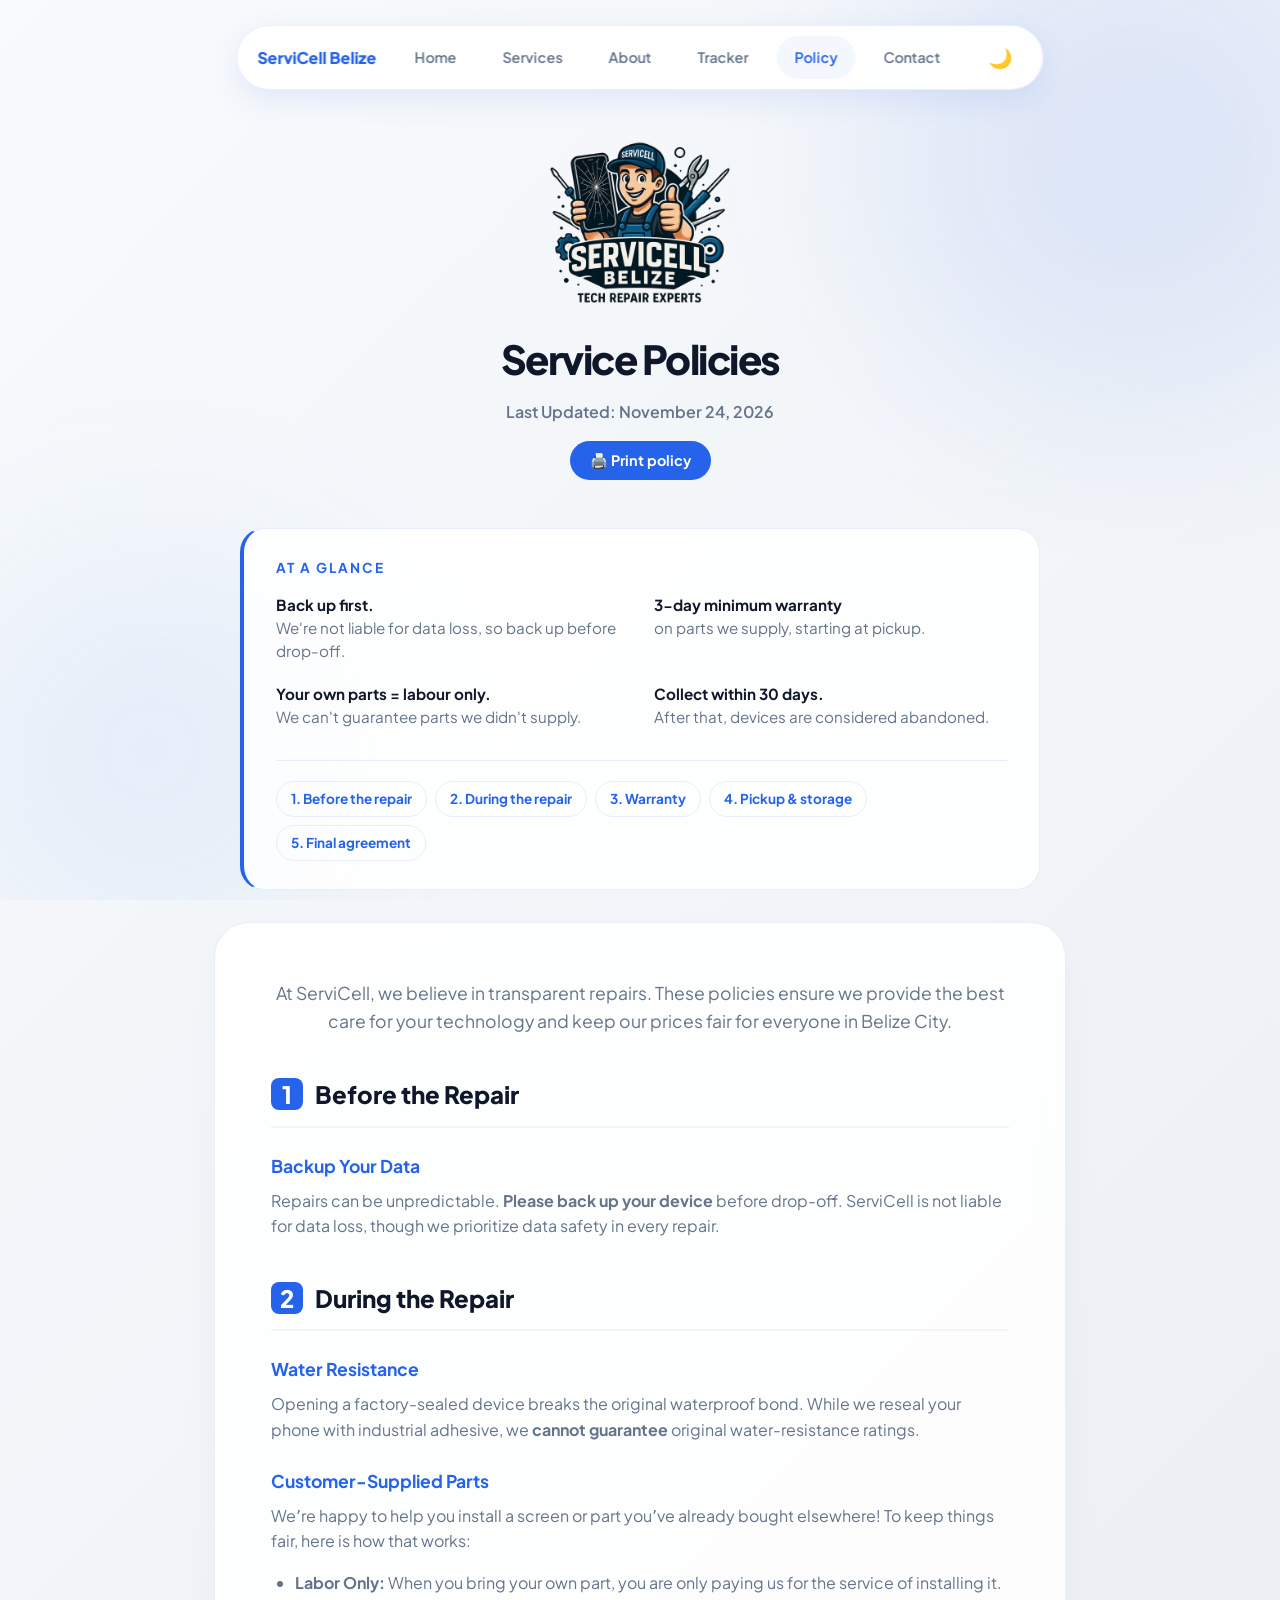
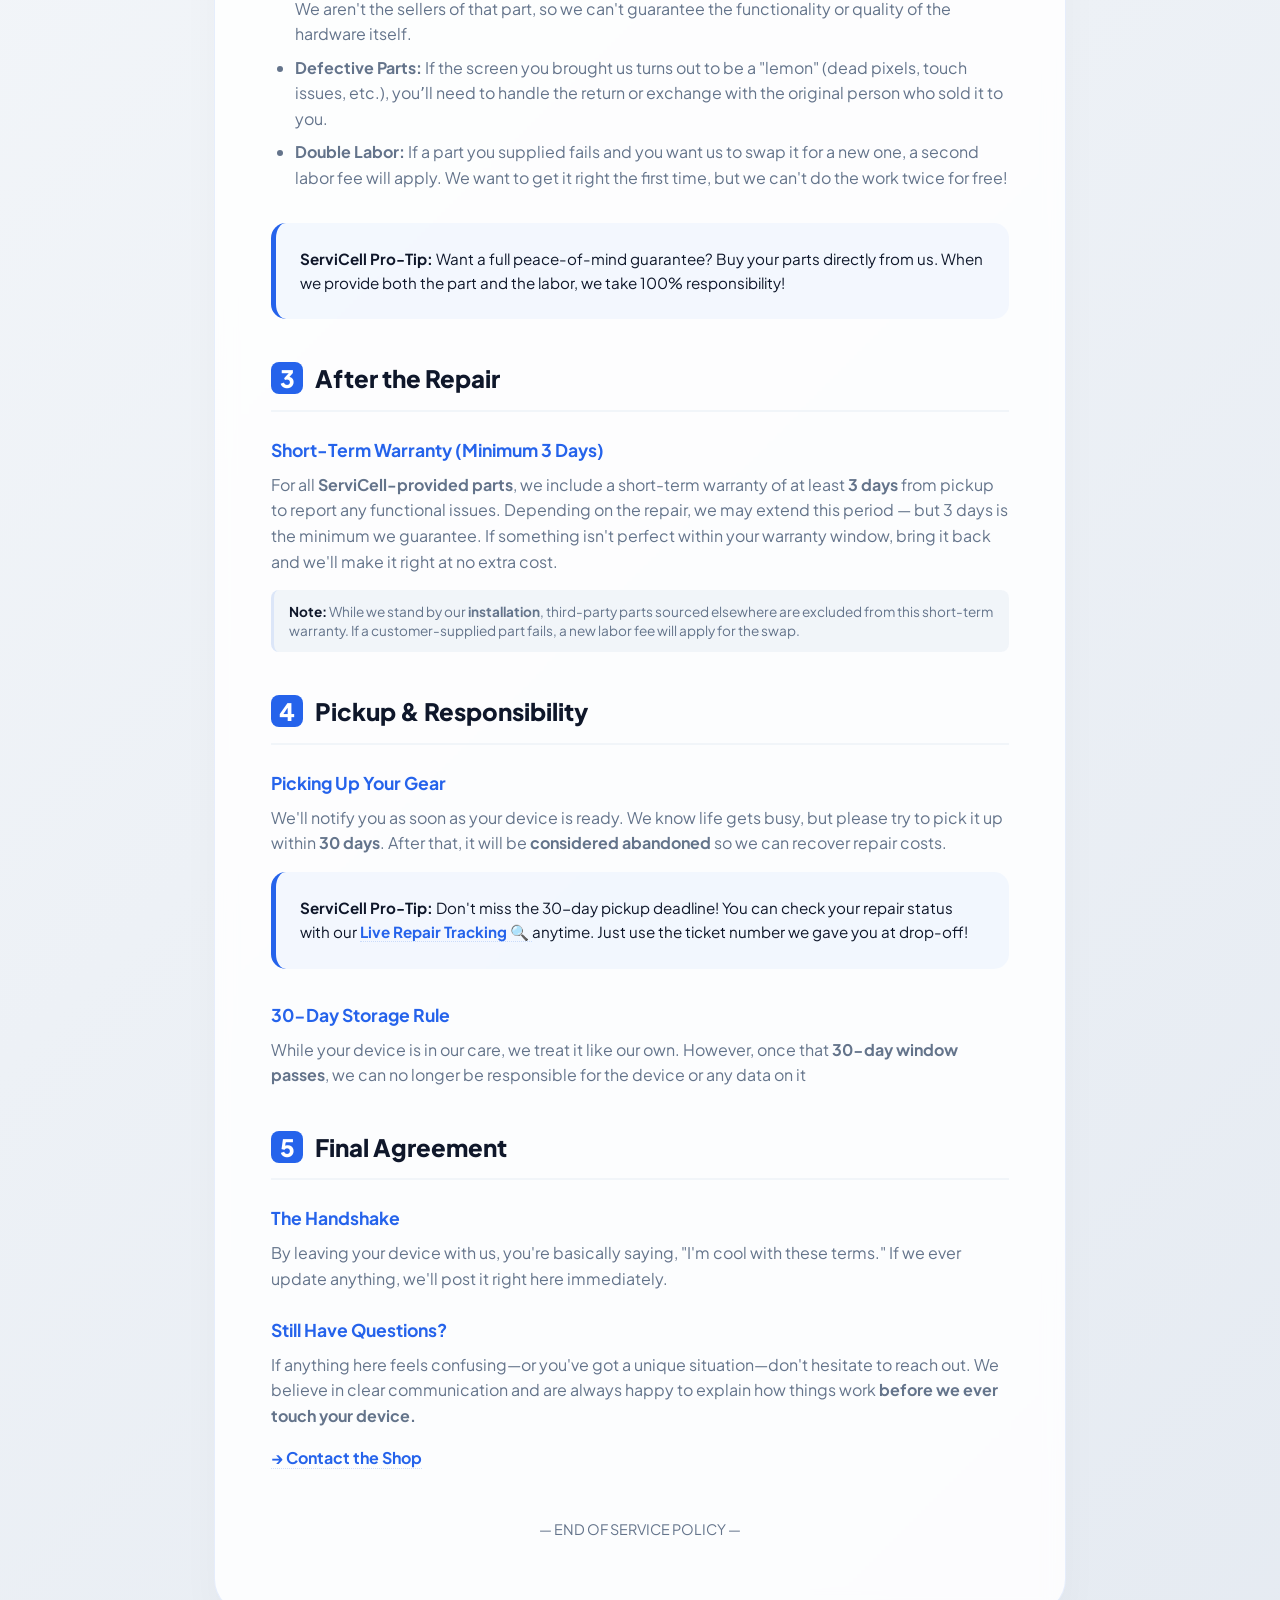
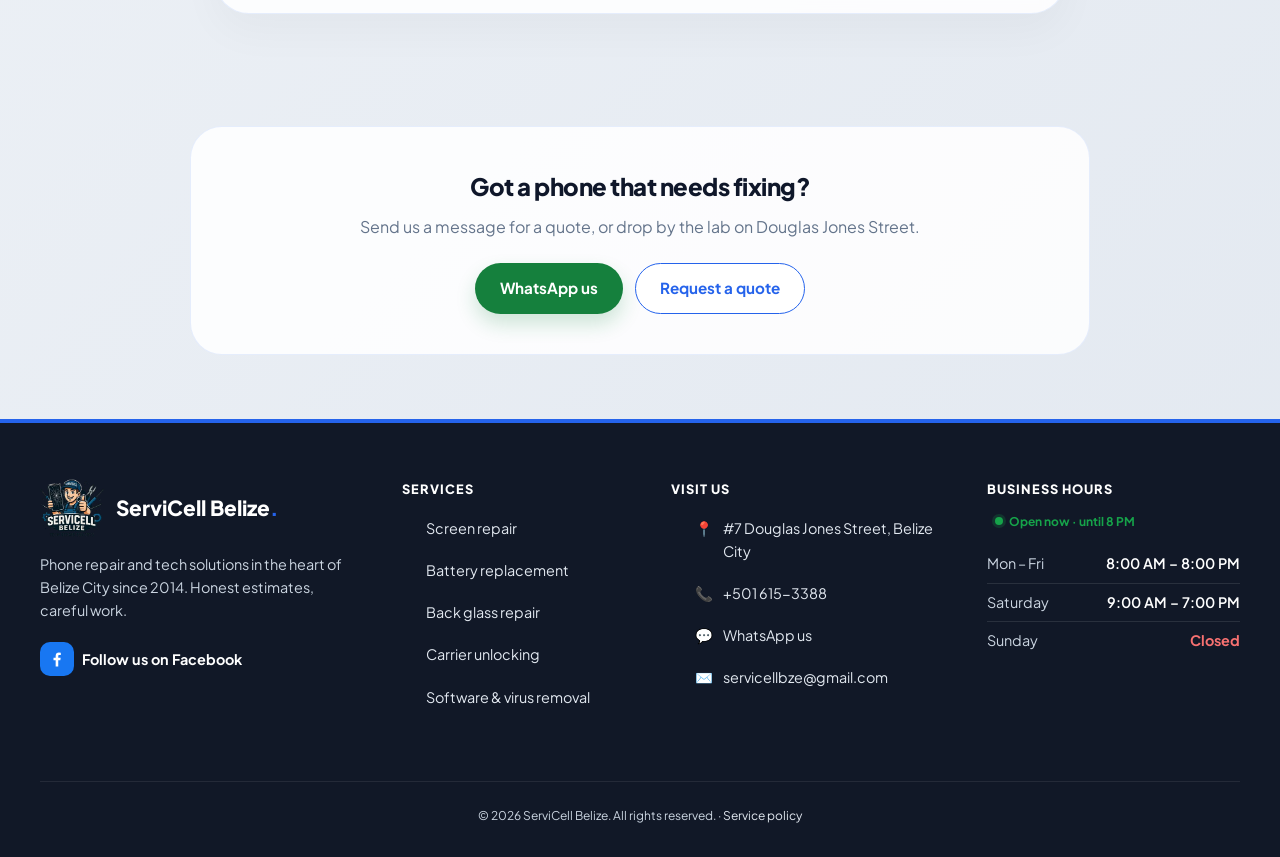
<file: policy.html>
<!DOCTYPE html>
<html lang="en">

<head>
    <meta charset="UTF-8">
    <meta name="viewport" content="width=device-width, initial-scale=1.0">
    <title>Repair & Warranty Policy | ServiCell Belize</title>
    <meta name="description" content="ServiCell Belize repair policies: data backup, water resistance, customer-supplied parts, our minimum 3-day parts warranty and the 30-day pickup rule.">
    <link rel="canonical" href="https://servicellbze.github.io/ServiCell/policy.html">
    <meta name="theme-color" content="#2563eb">

    <meta property="og:type" content="website">
    <meta property="og:site_name" content="ServiCell Belize">
    <meta property="og:locale" content="en_BZ">
    <meta property="og:title" content="Repair & Warranty Policy | ServiCell Belize">
    <meta property="og:description" content="ServiCell Belize repair policies: data backup, water resistance, customer-supplied parts, our minimum 3-day parts warranty and the 30-day pickup rule.">
    <meta property="og:url" content="https://servicellbze.github.io/ServiCell/policy.html">
    <meta property="og:image" content="https://servicellbze.github.io/ServiCell/img/og-image.jpg">
    <meta property="og:image:width" content="1200">
    <meta property="og:image:height" content="630">
    <meta property="og:image:alt" content="ServiCell Belize — phone repair in Belize City">
    <meta name="twitter:card" content="summary_large_image">
    <meta name="twitter:title" content="Repair & Warranty Policy | ServiCell Belize">
    <meta name="twitter:description" content="ServiCell Belize repair policies: data backup, water resistance, customer-supplied parts, our minimum 3-day parts warranty and the 30-day pickup rule.">
    <meta name="twitter:image" content="https://servicellbze.github.io/ServiCell/img/og-image.jpg">

    <link rel="preconnect" href="https://fonts.googleapis.com">
    <link rel="preconnect" href="https://fonts.gstatic.com" crossorigin>
    <link href="https://fonts.googleapis.com/css2?family=Plus+Jakarta+Sans:wght@400;600;700;800&display=swap"
        rel="stylesheet">
    <link rel="icon" href="favicon.png" type="image/png">
    <link rel="apple-touch-icon" href="favicon.png">
    <script src="css/dark-mode.js"></script>
    <script src="js/site.js" defer></script>
    <link rel="stylesheet" href="css/nav.css">
    <link rel="stylesheet" href="css/dark-mode.css">
    <link rel="stylesheet" href="css/site.css">

    <style>
        * {
            box-sizing: border-box;
            margin: 0;
            padding: 0;
        }

        body {
            font-family: 'Plus Jakarta Sans', sans-serif;
            background: var(--bg-gradient);
            color: var(--text-main);
            line-height: 1.6;
            min-height: 100vh;
            transition: background 0.3s ease, color 0.3s ease;
        }

        /* Animated Background Blobs */
        .bg-blobs {
            position: fixed;
            top: 0;
            left: 0;
            width: 100%;
            height: 100%;
            z-index: -1;
            overflow: hidden;
        }

        .blob {
            position: absolute;
            background: var(--primary);
            filter: blur(100px);
            border-radius: 50%;
            opacity: 0.1;
            animation: move 25s infinite alternate;
        }

        @keyframes move {
            from {
                transform: translate(-10%, -10%);
            }

            to {
                transform: translate(30%, 30%);
            }
        }

        /* Content Layout */
        .content-wrapper {
            padding: 140px 1.5rem 4rem;
            max-width: 900px;
            margin: 0 auto;
        }

        .header-section {
            text-align: center;
            margin-bottom: 3rem;
        }

        .header-section h1 {
            font-size: 2.5rem;
            font-weight: 800;
            letter-spacing: -1.5px;
        }

        .header-section p {
            color: var(--text-dim);
            font-weight: 600;
            margin-top: 0.5rem;
        }

        /* Policy Card */
        .policy-card {
            background: var(--card-bg);
            backdrop-filter: blur(10px);
            -webkit-backdrop-filter: blur(10px);
            padding: 3.5rem;
            border-radius: 35px;
            border: 1px solid var(--glass-border);
            box-shadow: 0 20px 40px rgba(0, 0, 0, 0.03);
            transition: background 0.3s ease, border-color 0.3s ease;
        }

        [data-theme="dark"] .policy-card {
            box-shadow: 0 20px 40px rgba(0, 0, 0, 0.3);
        }

        .policy-num {
            display: inline-block;
            background: var(--primary);
            color: white;
            width: 32px;
            height: 32px;
            text-align: center;
            line-height: 32px;
            border-radius: 8px;
            font-weight: 800;
            margin-right: 12px;
        }

        .section-header {
            display: flex;
            align-items: center;
            margin: 2.5rem 0 1.5rem;
            padding-bottom: 0.75rem;
            border-bottom: 2px solid #f1f5f9;
            font-size: 1.5rem;
            font-weight: 800;
            color: var(--text-main);
            transition: border-color 0.3s ease;
        }

        [data-theme="dark"] .section-header {
            border-bottom-color: rgba(255, 255, 255, 0.1);
        }

        h3 {
            margin: 1.5rem 0 0.5rem;
            color: var(--primary);
            font-size: 1.1rem;
        }

        .policy-card p {
            margin-bottom: 1rem;
            color: var(--text-dim);
        }

        p {
            color: var(--text-main);
            text-align: inherit;
        }

        ul {
            margin: 1rem 0 1.5rem 1.5rem;
            color: var(--text-dim);
        }

        li {
            margin-bottom: 0.5rem;
        }

        .pro-tip {
            background: rgba(59, 130, 246, 0.05);
            border-left: 5px solid var(--primary);
            padding: 1.5rem;
            border-radius: 15px;
            margin: 2rem 0;
            font-size: 0.95rem;
            transition: background 0.3s ease;
        }

        [data-theme="dark"] .pro-tip {
            background: rgba(59, 130, 246, 0.1);
        }

        /* Print Button */
        .print-btn {
            margin-top: 1rem;
            background: var(--primary);
            color: white;
            border: none;
            padding: 15px 25px;
            border-radius: 50px;
            font-weight: 700;
            cursor: pointer;
            box-shadow: 0 10px 20px rgba(37, 99, 235, 0.3);
            transition: 0.3s;
            font-family: 'Plus Jakarta Sans', sans-serif;
            padding: 10px 20px;
            font-size: 0.9rem;
            box-shadow: none;
        }

        /* At-a-glance summary + table of contents */
        .policy-summary {
            max-width: 800px;
            margin: 0 auto 2rem;
            background: var(--card-bg);
            border: 1px solid var(--glass-border);
            border-left: 4px solid var(--primary);
            border-radius: 24px;
            padding: 1.75rem 2rem;
        }

        .policy-summary h2 {
            font-size: 0.85rem;
            text-transform: uppercase;
            letter-spacing: 2px;
            color: var(--primary);
            margin-bottom: 1rem;
        }

        .policy-summary ul { list-style: none; display: grid; grid-template-columns: 1fr 1fr; gap: 0.75rem 1.5rem; margin: 0; padding: 0; }
        .policy-summary li { color: var(--text-dim); line-height: 1.5; font-size: 0.95rem; }
        .policy-summary li strong { color: var(--text-main); display: block; }

        .policy-toc {
            display: flex;
            flex-wrap: wrap;
            gap: 8px;
            margin-top: 1.5rem;
            padding-top: 1.25rem;
            border-top: 1px solid var(--glass-border);
        }

        .policy-toc a {
            padding: 6px 14px;
            border-radius: 100px;
            border: 1px solid var(--glass-border);
            font-size: 0.85rem;
            font-weight: 700;
            color: var(--primary);
            text-decoration: none;
        }

        .policy-toc a:hover, .policy-toc a:focus-visible { border-color: var(--primary); }
        .section-header, #storage { scroll-margin-top: 110px; }

        [data-theme="dark"] .policy-summary li strong { color: var(--text-main); }

        @media (max-width: 600px) {
            .policy-summary { padding: 1.5rem 1.25rem; }
            .policy-summary ul { grid-template-columns: 1fr; }
        }

        .print-btn:hover {
            transform: translateY(-3px);
            box-shadow: 0 15px 30px rgba(37, 99, 235, 0.4);
        }

        [data-theme="dark"] .print-btn {
            box-shadow: 0 10px 20px rgba(59, 130, 246, 0.4);
        }

        [data-theme="dark"] .print-btn:hover {
            box-shadow: 0 15px 30px rgba(59, 130, 246, 0.5);
        }

        /* Animations */
        .fade-in-entry {
            opacity: 0;
            animation: fadeInPage 0.8s ease-out forwards;
        }

        @keyframes fadeInPage {
            from {
                opacity: 0;
                transform: translateY(15px);
            }

            to {
                opacity: 1;
                transform: translateY(0);
            }
        }

        /* Mobile Adjustments */
        @media (max-width: 768px) {
            .content-wrapper {
                padding-top: 100px;
            }

            .policy-card {
                padding: 1.5rem;
                border-radius: 20px;
            }

            .header-section h1 {
                font-size: 2rem;
            }
        }

        /* PRINT STYLES - Clean for Paper */
        @media print {

            nav,
            .bg-blobs,
            .print-btn,
            footer {
                display: none !important;
            }

            body {
                background: white;
                color: black;
            }

            .content-wrapper {
                padding: 0;
                margin: 0;
                max-width: 100%;
            }

            .policy-card {
                border: none;
                box-shadow: none;
                padding: 0;
            }

            .policy-num {
                background: black;
                border: 1px solid black;
            }

            .section-header {
                border-bottom: 2px solid black;
            }

            .pro-tip {
                border: 1px solid #ddd;
                background: #fff;
            }
        }
    </style>


</head>

<body>
    <div class="bg-blobs">
        <div class="blob" style="width: 500px; height: 500px; top: -100px; right: -100px;"></div>
        <div class="blob" style="width: 400px; height: 400px; bottom: -50px; left: -50px; background: #60a5fa;"></div>
    </div>

    <!-- partial:nav -->
    <nav aria-label="Main">
        <div class="nav-wrapper">
            <a href="index.html" class="logo-text">ServiCell Belize</a>

            <div class="nav-links" id="navLinks">
                <a href="index.html" class="nav-btn">Home</a>
                <a href="index.html#services" class="nav-btn" data-section="services">Services</a>
                <a href="about.html" class="nav-btn">About</a>
                <a href="tracker.html" class="nav-btn">Tracker</a>
                <a href="policy.html" class="nav-btn active" aria-current="page">Policy</a>
                <a href="contact.html" class="nav-btn">Contact</a>
            </div>

            <div class="nav-actions">
                <button type="button" class="theme-toggle" aria-label="Switch to dark mode">
                    <span class="theme-toggle-icon" aria-hidden="true">🌙</span>
                </button>
                <button type="button" class="hamburger" aria-label="Open menu" aria-expanded="false" aria-controls="navLinks">
                    <span></span>
                    <span></span>
                    <span></span>
                </button>
            </div>
        </div>
    </nav>
    <!-- /partial:nav -->

    <div class="content-wrapper">
        <div class="header-section">
            <img src="img/logo.webp" alt="ServiCell Belize — Tech Repair Experts" width="180" height="164" style="width: 180px; height: auto; margin-bottom: 1rem;" fetchpriority="high">
            <h1>Service Policies</h1>
            <p>Last Updated: November 24, 2026</p>
            <button type="button" class="print-btn" onclick="window.print()"><span aria-hidden="true">🖨️</span> Print policy</button>
        </div>

        <aside class="policy-summary" aria-labelledby="summary-heading">
            <h2 id="summary-heading">At a glance</h2>
            <ul>
                <li><strong>Back up first.</strong> We're not liable for data loss, so back up before drop-off.</li>
                <li><strong>3-day minimum warranty</strong> on parts we supply, starting at pickup.</li>
                <li><strong>Your own parts = labour only.</strong> We can't guarantee parts we didn't supply.</li>
                <li><strong>Collect within 30 days.</strong> After that, devices are considered abandoned.</li>
            </ul>
            <nav class="policy-toc" aria-label="Policy sections">
                <a href="#before">1. Before the repair</a>
                <a href="#during">2. During the repair</a>
                <a href="#warranty">3. Warranty</a>
                <a href="#pickup">4. Pickup &amp; storage</a>
                <a href="#agreement">5. Final agreement</a>
            </nav>
        </aside>

        <div class="policy-card">
            <p style="text-align: center; font-size: 1.1rem; margin-bottom: 2rem;">
                At ServiCell, we believe in transparent repairs. These policies ensure we provide the best care for your
                technology and keep our prices fair for everyone in Belize City.
            </p>

            <h2 class="section-header" id="before">
                <span class="policy-num" aria-hidden="true">1</span> Before the Repair
            </h2>
            <h3>Backup Your Data</h3>
            <p>Repairs can be unpredictable. <strong>Please back up your device</strong> before drop-off. ServiCell is
                not liable for data loss, though we prioritize data safety in every repair.</p>

            <h2 class="section-header" id="during">
                <span class="policy-num" aria-hidden="true">2</span> During the Repair
            </h2>
            <h3>Water Resistance</h3>
            <p>Opening a factory-sealed device breaks the original waterproof bond. While we reseal your phone with
                industrial adhesive, we <strong>cannot guarantee</strong> original water-resistance ratings.</p>

            <h3>Customer-Supplied Parts</h3>
            <p>Weʼre happy to help you install a screen or part youʼve already bought elsewhere! To keep things fair,
                here is how that
                works:</p>
            <ul>
                <li><strong>Labor Only:</strong> When you bring your own part, you are only paying us for the service of
                    installing it. We aren't the sellers
                    of that part, so we can't guarantee the functionality or quality of the hardware itself.</li>
                <li><strong>Defective Parts:</strong> If the screen you brought us turns out to be a "lemon" (dead
                    pixels, touch issues, etc.), youʼll need to
                    handle the return or exchange with the original person who sold it to you.</li>
                <li><strong>Double Labor:</strong> If a part you supplied fails and you want us to swap it for a new
                    one, a second labor fee will apply.
                    We want to get it right the first time, but we can't do the work twice for free!</li>
            </ul>

            <div class="pro-tip">
                <strong>ServiCell Pro-Tip:</strong> Want a full peace-of-mind guarantee? Buy your parts directly from
                us. When we provide both the part and the labor, we take 100% responsibility!
            </div>

            <h2 class="section-header" id="warranty">
                <span class="policy-num" aria-hidden="true">3</span> After the Repair
            </h2>
            <h3>Short-Term Warranty (Minimum 3 Days)</h3>
            <p>
                For all <strong>ServiCell-provided parts</strong>, we include a short-term warranty of at least
                <strong>3 days</strong> from pickup to report any functional issues. Depending on the repair, we may
                extend this period — but 3 days is the minimum we guarantee.
                If something isn't perfect within your warranty window, bring it back and we'll make it right at no
                extra cost.
            </p>

            <div
                style="margin-top: 10px; padding: 12px 15px; background: var(--input-bg); border-left: 3px solid var(--glass-border); border-radius: 8px; transition: background 0.3s ease, border-color 0.3s ease;">
                <p style="font-size: 0.85rem; color: var(--text-dim); margin: 0; line-height: 1.4;">
                    <strong style="color: var(--text-main);">Note:</strong> While we stand by our <strong>installation</strong>,
                    third-party parts
                    sourced elsewhere are excluded from this short-term warranty. If a customer-supplied part
                    fails,
                    a new labor fee will apply for the swap.
                </p>
            </div>

            <h2 class="section-header" id="pickup">
                <span class="policy-num" aria-hidden="true">4</span> Pickup & Responsibility
            </h2>
            <h3>Picking Up Your Gear</h3>
            <p>
                We'll notify you as soon as your device is ready. We know life gets busy, but please try to pick it up
                within <strong>30 days</strong>. After that, it will be <strong>considered abandoned</strong> so we can
                recover repair costs.
            </p>

            <div class="pro-tip" style="margin-top: 15px;">
                <strong>ServiCell Pro-Tip:</strong> Don't miss the 30-day pickup deadline! You can check your repair
                status with our
                <a href="tracker.html"
                    style="color: var(--primary); font-weight: 700; text-decoration: none; border-bottom: 1.5px dotted rgba(37, 99, 235, 0.2); transition: 0.3s;"
                    onmouseover="this.style.borderBottomColor='var(--primary)'"
                    onmouseout="this.style.borderBottomColor='rgba(37, 99, 235, 0.2)'">
                    Live Repair Tracking 🔍
                </a>
                anytime. Just use the ticket number we gave you at drop-off!
            </div>
            <h3 id="storage">30-Day Storage Rule</h3>
            <p>While your device is in our care, we treat it like our own. However, once that <strong>30-day window
                    passes</strong>, we can no longer be
                responsible for the device or any data on it</p>

            <h2 class="section-header" id="agreement">
                <span class="policy-num" aria-hidden="true">5</span> Final Agreement
            </h2>
            <h3>The Handshake</h3>
            <p>By leaving your device with us, you're basically saying, "I'm cool with these terms." If we ever update
                anything, we'll post it right here immediately.</p>

            <h3>Still Have Questions?</h3>
            <p>If anything here feels confusing—or you've got a unique situation—don't hesitate to reach out. We believe
                in
                clear communication and are always happy to explain how things work <strong>before we ever touch your
                    device.</strong></p>

            <p>
                <a href="contact.html"
                    style="color: var(--primary); text-decoration: none; font-weight: 700;border-bottom: 1.5px dotted rgba(37, 99, 235, 0.2); transition: 0.3s;"
                    onmouseover="this.style.borderBottomColor='var(--primary)'"
                    onmouseout="this.style.borderBottomColor='rgba(37, 99, 235, 0.2)'">→ Contact
                    the
                    Shop</a>
            </p>

            <p style="text-align: center; margin-top: 3rem; color: var(--text-dim); font-size: 0.9rem;">— END OF SERVICE
                POLICY —</p>
        </div>
    </div>


    <aside class="cta-band" aria-labelledby="cta-heading">
        <h2 id="cta-heading">Got a phone that needs fixing?</h2>
        <p>Send us a message for a quote, or drop by the lab on Douglas Jones Street.</p>
        <div class="cta-actions">
            <a class="btn btn-wa" href="https://wa.me/5016153388?text=Hi%20ServiCell!%20I%20need%20help%20with%20my%20phone." target="_blank" rel="noopener">WhatsApp us</a>
            <a class="btn btn-outline" href="contact.html">Request a quote</a>
        </div>
    </aside>

    <!-- partial:footer -->
    <footer class="site-footer">
        <div class="sf-grid">
            <div class="sf-brand">
                <a href="index.html" class="sf-logo">
                    <img src="img/logo-200.webp" alt="" width="64" height="59" loading="lazy">
                    <span>ServiCell Belize<span class="sf-dot">.</span></span>
                </a>
                <p>Phone repair and tech solutions in the heart of Belize City since 2014. Honest estimates, careful work.</p>
                <a class="sf-social" href="https://www.facebook.com/ServiCell-Belize-100064104937587/" target="_blank" rel="noopener" aria-label="ServiCell Belize on Facebook">
                    <svg viewBox="0 0 24 24" aria-hidden="true" fill="currentColor"><path d="M13.5 21v-7.5H16l.4-3h-2.9V8.6c0-.87.24-1.46 1.49-1.46h1.6V4.46A21 21 0 0 0 14.27 4.3c-2.3 0-3.87 1.4-3.87 3.98v2.22H7.8v3h2.6V21h3.1z"/></svg>
                    Follow us on Facebook
                </a>
            </div>

            <div>
                <h2 class="sf-heading">Services</h2>
                <ul class="sf-links">
                    <li><a href="screen-repair.html">Screen repair</a></li>
                    <li><a href="battery-replacement.html">Battery replacement</a></li>
                    <li><a href="back-glass-repair.html">Back glass repair</a></li>
                    <li><a href="carrier-unlocking.html">Carrier unlocking</a></li>
                    <li><a href="software-repair.html">Software &amp; virus removal</a></li>
                </ul>
            </div>

            <div>
                <h2 class="sf-heading">Visit Us</h2>
                <ul class="sf-contact">
                    <li><span aria-hidden="true">📍</span><a href="https://www.google.com/maps/dir/?api=1&amp;destination=7+Douglas+Jones+Street,+Belize+City,+Belize" target="_blank" rel="noopener">#7 Douglas Jones Street, Belize City</a></li>
                    <li><span aria-hidden="true">📞</span><a href="tel:+5016153388">+501 615-3388</a></li>
                    <li><span aria-hidden="true">💬</span><a href="https://wa.me/5016153388">WhatsApp us</a></li>
                    <li><span aria-hidden="true">✉️</span><a href="mailto:servicellbze@gmail.com">servicellbze@gmail.com</a></li>
                </ul>
            </div>

            <div>
                <h2 class="sf-heading">Business Hours</h2>
                <p class="sf-status"><span data-open-status hidden></span></p>
                <dl class="sf-hours">
                    <div><dt>Mon – Fri</dt><dd>8:00 AM – 8:00 PM</dd></div>
                    <div><dt>Saturday</dt><dd>9:00 AM – 7:00 PM</dd></div>
                    <div><dt>Sunday</dt><dd class="sf-closed">Closed</dd></div>
                </dl>
            </div>
        </div>

        <div class="sf-bottom">
            <p>© 2026 ServiCell Belize. All rights reserved. · <a href="policy.html">Service policy</a></p>
        </div>
    </footer>
    <!-- /partial:footer -->
</body>

</html>
</file>
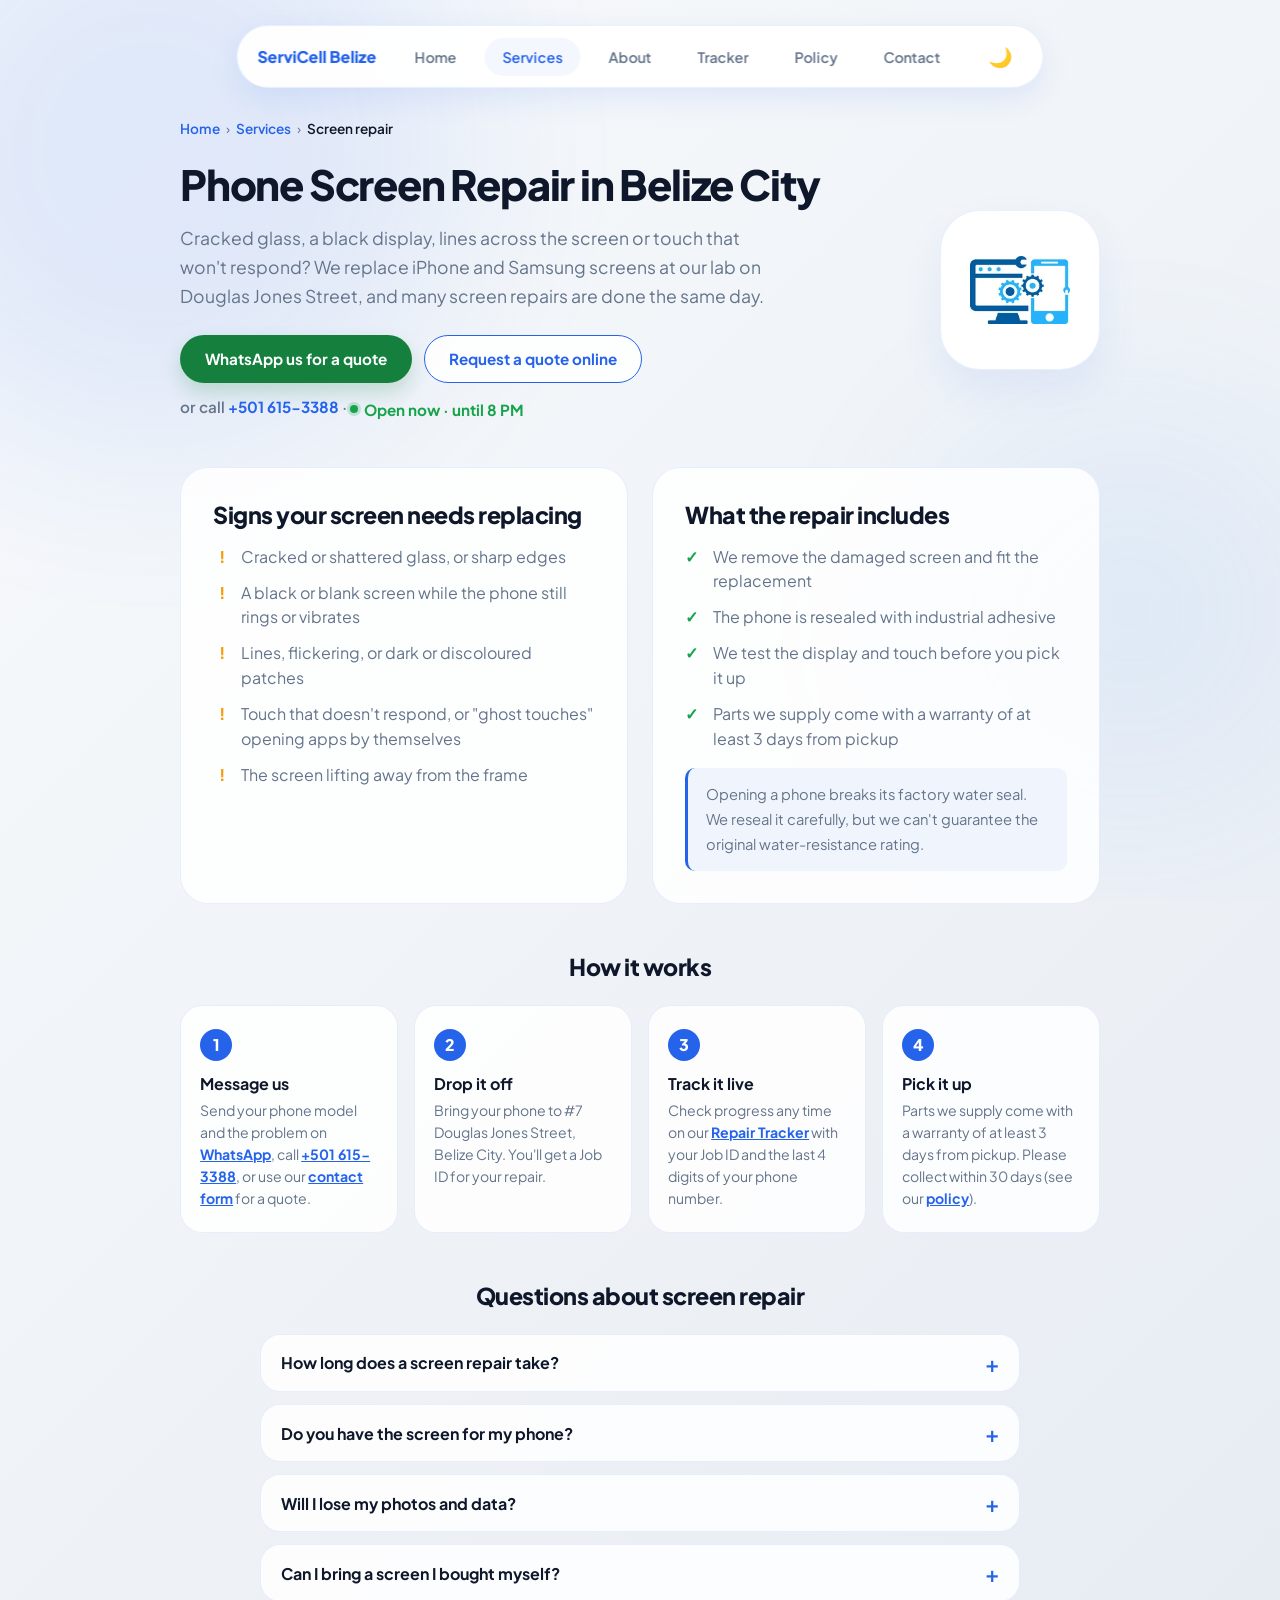
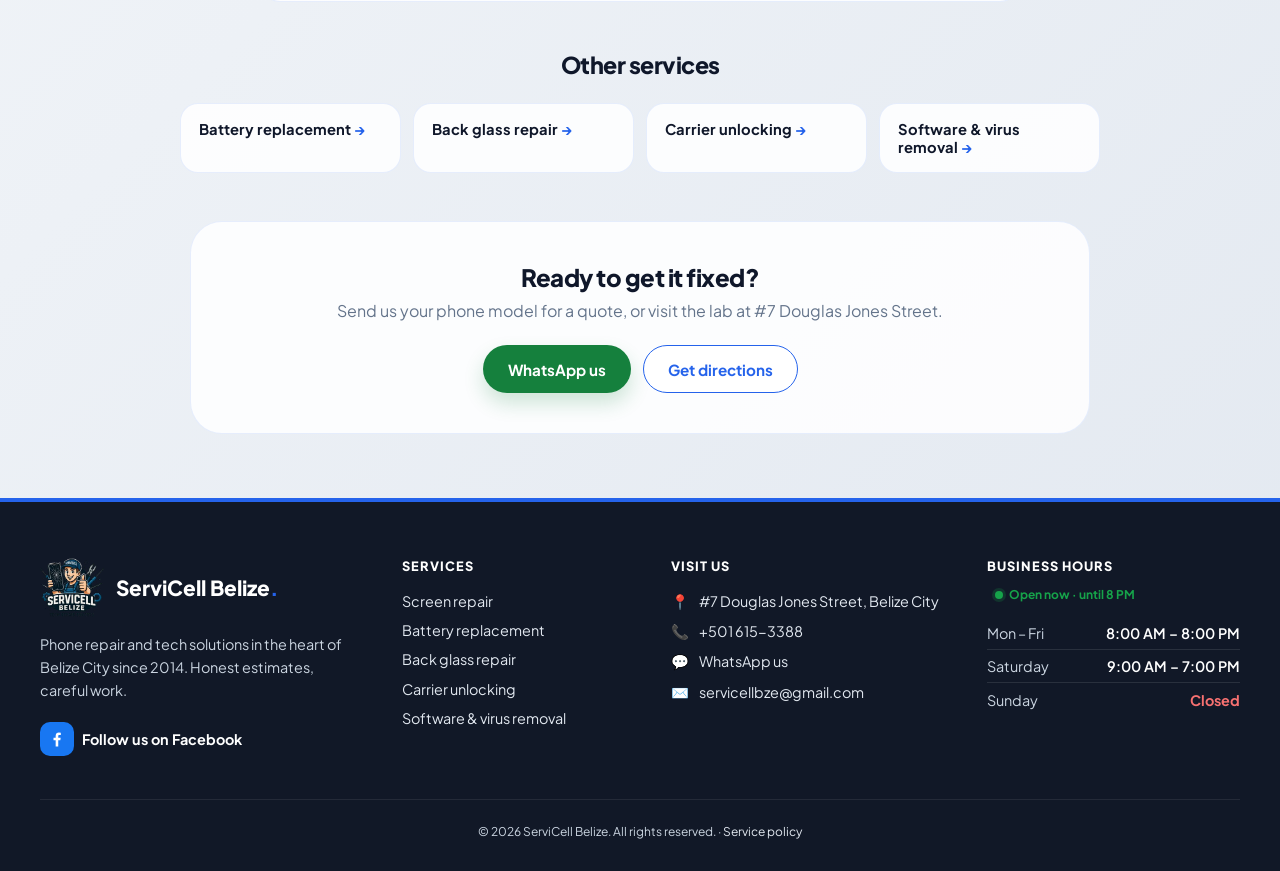
<file: screen-repair.html>
<!DOCTYPE html>
<html lang="en">

<head>
    <meta charset="UTF-8">
    <meta name="viewport" content="width=device-width, initial-scale=1.0">
    <title>Phone Screen Repair in Belize City | iPhone &amp; Samsung | ServiCell</title>
    <meta name="description" content="Cracked or black phone screen? ServiCell replaces iPhone and Samsung screens at #7 Douglas Jones Street, Belize City. Message us on WhatsApp for a quote.">
    <link rel="canonical" href="https://servicellbze.github.io/ServiCell/screen-repair.html">
    <meta name="theme-color" content="#2563eb">

    <meta property="og:type" content="website">
    <meta property="og:site_name" content="ServiCell Belize">
    <meta property="og:locale" content="en_BZ">
    <meta property="og:title" content="Phone Screen Repair in Belize City | iPhone &amp; Samsung | ServiCell">
    <meta property="og:description" content="Cracked or black phone screen? ServiCell replaces iPhone and Samsung screens at #7 Douglas Jones Street, Belize City. Message us on WhatsApp for a quote.">
    <meta property="og:url" content="https://servicellbze.github.io/ServiCell/screen-repair.html">
    <meta property="og:image" content="https://servicellbze.github.io/ServiCell/img/og-image.jpg">
    <meta property="og:image:width" content="1200">
    <meta property="og:image:height" content="630">
    <meta property="og:image:alt" content="ServiCell Belize — phone repair in Belize City">
    <meta name="twitter:card" content="summary_large_image">
    <meta name="twitter:title" content="Phone Screen Repair in Belize City | iPhone &amp; Samsung | ServiCell">
    <meta name="twitter:description" content="Cracked or black phone screen? ServiCell replaces iPhone and Samsung screens at #7 Douglas Jones Street, Belize City. Message us on WhatsApp for a quote.">
    <meta name="twitter:image" content="https://servicellbze.github.io/ServiCell/img/og-image.jpg">

    <link rel="preconnect" href="https://fonts.googleapis.com">
    <link rel="preconnect" href="https://fonts.gstatic.com" crossorigin>
    <script type="application/ld+json">
{
  "@context": "https://schema.org",
  "@type": "Service",
  "name": "Phone Screen Repair",
  "serviceType": "Screen repair",
  "url": "https://servicellbze.github.io/ServiCell/screen-repair.html",
  "description": "Cracked or black phone screen? ServiCell replaces iPhone and Samsung screens at #7 Douglas Jones Street, Belize City. Message us on WhatsApp for a quote.",
  "provider": {
    "@type": "MobilePhoneStore",
    "@id": "https://servicellbze.github.io/ServiCell/#business",
    "name": "ServiCell Belize",
    "telephone": "+501-615-3388",
    "address": {
      "@type": "PostalAddress",
      "streetAddress": "#7 Douglas Jones Street",
      "addressLocality": "Belize City",
      "addressCountry": "BZ"
    }
  },
  "areaServed": {
    "@type": "City",
    "name": "Belize City"
  }
}
    </script>
    <script type="application/ld+json">
{
  "@context": "https://schema.org",
  "@type": "BreadcrumbList",
  "itemListElement": [
    {
      "@type": "ListItem",
      "position": 1,
      "name": "Home",
      "item": "https://servicellbze.github.io/ServiCell/"
    },
    {
      "@type": "ListItem",
      "position": 2,
      "name": "Services",
      "item": "https://servicellbze.github.io/ServiCell/#services"
    },
    {
      "@type": "ListItem",
      "position": 3,
      "name": "Screen repair",
      "item": "https://servicellbze.github.io/ServiCell/screen-repair.html"
    }
  ]
}
    </script>
    <script type="application/ld+json">
{
  "@context": "https://schema.org",
  "@type": "FAQPage",
  "mainEntity": [
    {
      "@type": "Question",
      "name": "How long does a screen repair take?",
      "acceptedAnswer": {
        "@type": "Answer",
        "text": "Many screen repairs are done the same day. If we need to order the screen for your model, it takes longer. We'll give you an estimate at drop-off, and you can follow progress on the Repair Tracker."
      }
    },
    {
      "@type": "Question",
      "name": "Do you have the screen for my phone?",
      "acceptedAnswer": {
        "@type": "Answer",
        "text": "Send us your exact model on WhatsApp and we'll confirm whether the screen is in stock and how much the repair costs."
      }
    },
    {
      "@type": "Question",
      "name": "Will I lose my photos and data?",
      "acceptedAnswer": {
        "@type": "Answer",
        "text": "A screen replacement doesn't normally touch your data, but repairs can be unpredictable. Please back up to iCloud or Google before drop-off. We prioritise data safety in every repair."
      }
    },
    {
      "@type": "Question",
      "name": "Can I bring a screen I bought myself?",
      "acceptedAnswer": {
        "@type": "Answer",
        "text": "Yes. We'll install it and charge labour only, but we can't guarantee a part we didn't supply. If it turns out to be faulty, a second labour fee applies to swap it."
      }
    }
  ]
}
    </script>
    <link href="https://fonts.googleapis.com/css2?family=Plus+Jakarta+Sans:wght@400;600;700;800&display=swap"
        rel="stylesheet">
    <link rel="icon" href="favicon.png" type="image/png">
    <link rel="apple-touch-icon" href="favicon.png">
    <script src="css/dark-mode.js"></script>
    <script src="js/site.js" defer></script>
    <link rel="stylesheet" href="css/nav.css">
    <link rel="stylesheet" href="css/dark-mode.css">
    <link rel="stylesheet" href="css/site.css">
    <link rel="stylesheet" href="css/service.css">
</head>

<body>
    <div class="bg-blobs" aria-hidden="true">
        <div class="blob" style="width: 600px; height: 600px; top: -150px; left: -150px;"></div>
        <div class="blob" style="width: 400px; height: 400px; bottom: 10%; right: -50px; background: #60a5fa;"></div>
    </div>

    <!-- partial:nav -->
    <nav aria-label="Main">
        <div class="nav-wrapper">
            <a href="index.html" class="logo-text">ServiCell Belize</a>

            <div class="nav-links" id="navLinks">
                <a href="index.html" class="nav-btn">Home</a>
                <a href="index.html#services" class="nav-btn active" aria-current="page" data-section="services">Services</a>
                <a href="about.html" class="nav-btn">About</a>
                <a href="tracker.html" class="nav-btn">Tracker</a>
                <a href="policy.html" class="nav-btn">Policy</a>
                <a href="contact.html" class="nav-btn">Contact</a>
            </div>

            <div class="nav-actions">
                <button type="button" class="theme-toggle" aria-label="Switch to dark mode">
                    <span class="theme-toggle-icon" aria-hidden="true">🌙</span>
                </button>
                <button type="button" class="hamburger" aria-label="Open menu" aria-expanded="false" aria-controls="navLinks">
                    <span></span>
                    <span></span>
                    <span></span>
                </button>
            </div>
        </div>
    </nav>
    <!-- /partial:nav -->

    <main class="svc-main">
        <nav class="breadcrumb" aria-label="Breadcrumb">
            <ol>
                <li><a href="index.html">Home</a></li>
                <li><a href="index.html#services">Services</a></li>
                <li><span aria-current="page">Screen repair</span></li>
            </ol>
        </nav>

        <header class="svc-hero">
            <div>
                <h1>Phone Screen Repair in Belize City</h1>
                <p class="svc-intro">Cracked glass, a black display, lines across the screen or touch that won&#x27;t respond? We replace iPhone and Samsung screens at our lab on Douglas Jones Street, and many screen repairs are done the same day.</p>
                <div class="svc-ctas" data-hide-sticky-wa>
                    <a class="btn btn-wa" href="https://wa.me/5016153388?text=Hi%20ServiCell%21%20I%20need%20a%20screen%20repair.%20My%20phone%20is%20a%20" target="_blank" rel="noopener">WhatsApp us for a quote</a>
                    <a class="btn btn-outline" href="contact.html?service=Screen%20Replacement#my-form">Request a quote online</a>
                </div>
                <p class="svc-call">or call <a href="tel:+5016153388">+501 615-3388</a> · <span data-open-status hidden></span></p>
            </div>
            <div class="svc-icon" aria-hidden="true">
                <img src="img/device-repair.webp" alt="" width="100" height="68">
            </div>
        </header>

        <div class="svc-two">
            <section class="svc-block" aria-labelledby="signs-heading">
                <h2 id="signs-heading">Signs your screen needs replacing</h2>
                <ul class="check-list warn">
                    <li>Cracked or shattered glass, or sharp edges</li>
                    <li>A black or blank screen while the phone still rings or vibrates</li>
                    <li>Lines, flickering, or dark or discoloured patches</li>
                    <li>Touch that doesn&#x27;t respond, or &quot;ghost touches&quot; opening apps by themselves</li>
                    <li>The screen lifting away from the frame</li>
                </ul>
            </section>
            <section class="svc-block" aria-labelledby="incl-heading">
                <h2 id="incl-heading">What the repair includes</h2>
                <ul class="check-list">
                    <li>We remove the damaged screen and fit the replacement</li>
                    <li>The phone is resealed with industrial adhesive</li>
                    <li>We test the display and touch before you pick it up</li>
                    <li>Parts we supply come with a warranty of at least 3 days from pickup</li>
                </ul>
                <p class="svc-note">Opening a phone breaks its factory water seal. We reseal it carefully, but we can&#x27;t guarantee the original water-resistance rating.</p>
            </section>
        </div>

        <section class="svc-section" aria-labelledby="steps-heading">
            <h2 id="steps-heading">How it works</h2>
            <ol class="steps">
            <li>
                <h3>Message us</h3>
                <p>Send your phone model and the problem on <a href="https://wa.me/5016153388">WhatsApp</a>, call <a href="tel:+5016153388">+501 615-3388</a>, or use our <a href="contact.html">contact form</a> for a quote.</p>
            </li>
            <li>
                <h3>Drop it off</h3>
                <p>Bring your phone to #7 Douglas Jones Street, Belize City. You'll get a Job ID for your repair.</p>
            </li>
            <li>
                <h3>Track it live</h3>
                <p>Check progress any time on our <a href="tracker.html">Repair Tracker</a> with your Job ID and the last 4 digits of your phone number.</p>
            </li>
            <li>
                <h3>Pick it up</h3>
                <p>Parts we supply come with a warranty of at least 3 days from pickup. Please collect within 30 days (see our <a href="policy.html">policy</a>).</p>
            </li>
            </ol>
        </section>

        <section class="svc-section" aria-labelledby="faq-heading">
            <h2 id="faq-heading">Questions about screen repair</h2>
            <div class="faq-list">
            <details>
                <summary>How long does a screen repair take?</summary>
                <p>Many screen repairs are done the same day. If we need to order the screen for your model, it takes longer. We&#x27;ll give you an estimate at drop-off, and you can follow progress on the Repair Tracker.</p>
            </details>
            <details>
                <summary>Do you have the screen for my phone?</summary>
                <p>Send us your exact model on WhatsApp and we&#x27;ll confirm whether the screen is in stock and how much the repair costs.</p>
            </details>
            <details>
                <summary>Will I lose my photos and data?</summary>
                <p>A screen replacement doesn&#x27;t normally touch your data, but repairs can be unpredictable. Please back up to iCloud or Google before drop-off. We prioritise data safety in every repair.</p>
            </details>
            <details>
                <summary>Can I bring a screen I bought myself?</summary>
                <p>Yes. We&#x27;ll install it and charge labour only, but we can&#x27;t guarantee a part we didn&#x27;t supply. If it turns out to be faulty, a second labour fee applies to swap it.</p>
            </details>
            </div>
        </section>

        <section class="svc-section" aria-labelledby="related-heading">
            <h2 id="related-heading">Other services</h2>
            <div class="related">
            <a href="battery-replacement.html">Battery replacement</a>
            <a href="back-glass-repair.html">Back glass repair</a>
            <a href="carrier-unlocking.html">Carrier unlocking</a>
            <a href="software-repair.html">Software &amp; virus removal</a>
            </div>
        </section>

        <aside class="cta-band" aria-labelledby="cta-heading">
            <h2 id="cta-heading">Ready to get it fixed?</h2>
            <p>Send us your phone model for a quote, or visit the lab at #7 Douglas Jones Street.</p>
            <div class="cta-actions">
                <a class="btn btn-wa" href="https://wa.me/5016153388?text=Hi%20ServiCell%21%20I%20need%20a%20screen%20repair.%20My%20phone%20is%20a%20" target="_blank" rel="noopener">WhatsApp us</a>
                <a class="btn btn-outline" href="https://www.google.com/maps/dir/?api=1&amp;destination=7+Douglas+Jones+Street,+Belize+City,+Belize" target="_blank" rel="noopener">Get directions</a>
            </div>
        </aside>
    </main>

    <!-- partial:footer -->
    <footer class="site-footer">
        <div class="sf-grid">
            <div class="sf-brand">
                <a href="index.html" class="sf-logo">
                    <img src="img/logo-200.webp" alt="" width="64" height="59" loading="lazy">
                    <span>ServiCell Belize<span class="sf-dot">.</span></span>
                </a>
                <p>Phone repair and tech solutions in the heart of Belize City since 2014. Honest estimates, careful work.</p>
                <a class="sf-social" href="https://www.facebook.com/ServiCell-Belize-100064104937587/" target="_blank" rel="noopener" aria-label="ServiCell Belize on Facebook">
                    <svg viewBox="0 0 24 24" aria-hidden="true" fill="currentColor"><path d="M13.5 21v-7.5H16l.4-3h-2.9V8.6c0-.87.24-1.46 1.49-1.46h1.6V4.46A21 21 0 0 0 14.27 4.3c-2.3 0-3.87 1.4-3.87 3.98v2.22H7.8v3h2.6V21h3.1z"/></svg>
                    Follow us on Facebook
                </a>
            </div>

            <div>
                <h2 class="sf-heading">Services</h2>
                <ul class="sf-links">
                    <li><a href="screen-repair.html">Screen repair</a></li>
                    <li><a href="battery-replacement.html">Battery replacement</a></li>
                    <li><a href="back-glass-repair.html">Back glass repair</a></li>
                    <li><a href="carrier-unlocking.html">Carrier unlocking</a></li>
                    <li><a href="software-repair.html">Software &amp; virus removal</a></li>
                </ul>
            </div>

            <div>
                <h2 class="sf-heading">Visit Us</h2>
                <ul class="sf-contact">
                    <li><span aria-hidden="true">📍</span><a href="https://www.google.com/maps/dir/?api=1&amp;destination=7+Douglas+Jones+Street,+Belize+City,+Belize" target="_blank" rel="noopener">#7 Douglas Jones Street, Belize City</a></li>
                    <li><span aria-hidden="true">📞</span><a href="tel:+5016153388">+501 615-3388</a></li>
                    <li><span aria-hidden="true">💬</span><a href="https://wa.me/5016153388">WhatsApp us</a></li>
                    <li><span aria-hidden="true">✉️</span><a href="mailto:servicellbze@gmail.com">servicellbze@gmail.com</a></li>
                </ul>
            </div>

            <div>
                <h2 class="sf-heading">Business Hours</h2>
                <p class="sf-status"><span data-open-status hidden></span></p>
                <dl class="sf-hours">
                    <div><dt>Mon – Fri</dt><dd>8:00 AM – 8:00 PM</dd></div>
                    <div><dt>Saturday</dt><dd>9:00 AM – 7:00 PM</dd></div>
                    <div><dt>Sunday</dt><dd class="sf-closed">Closed</dd></div>
                </dl>
            </div>
        </div>

        <div class="sf-bottom">
            <p>© 2026 ServiCell Belize. All rights reserved. · <a href="policy.html">Service policy</a></p>
        </div>
    </footer>
    <!-- /partial:footer -->
</body>

</html>
</file>
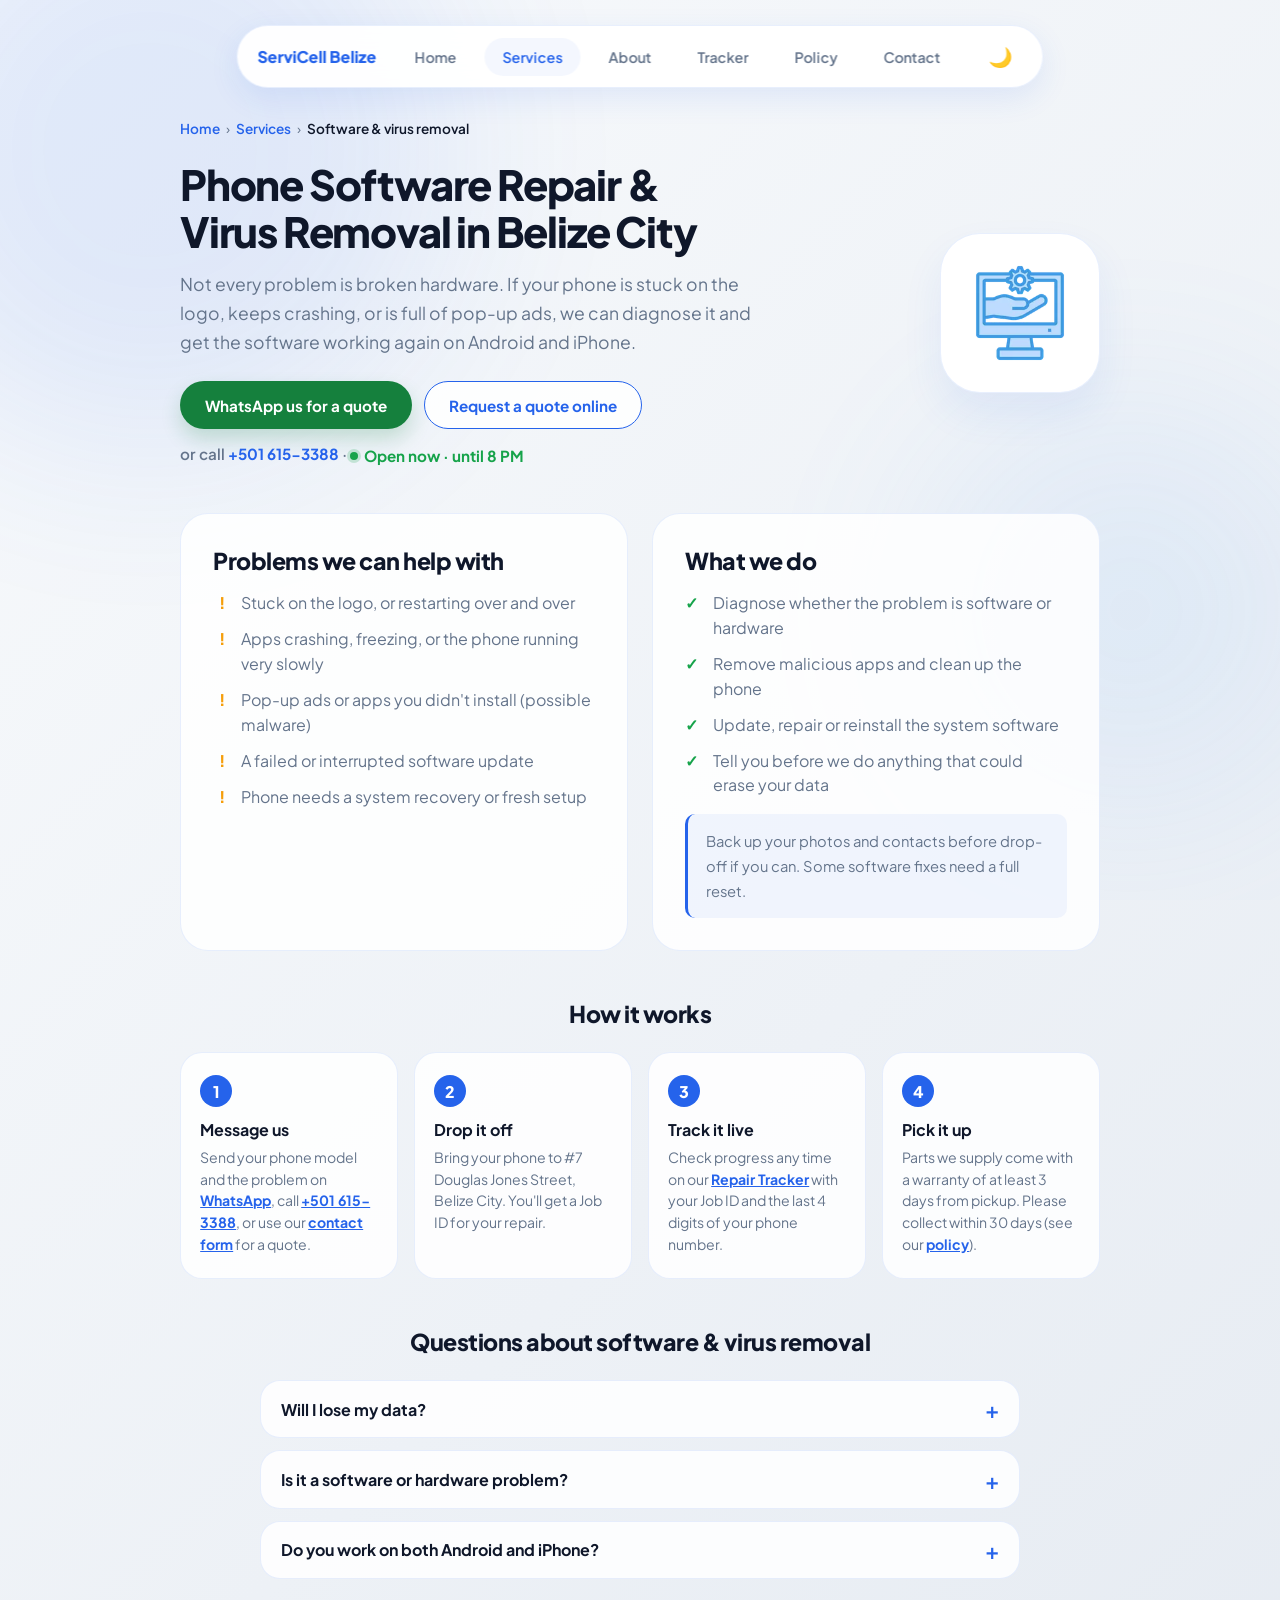
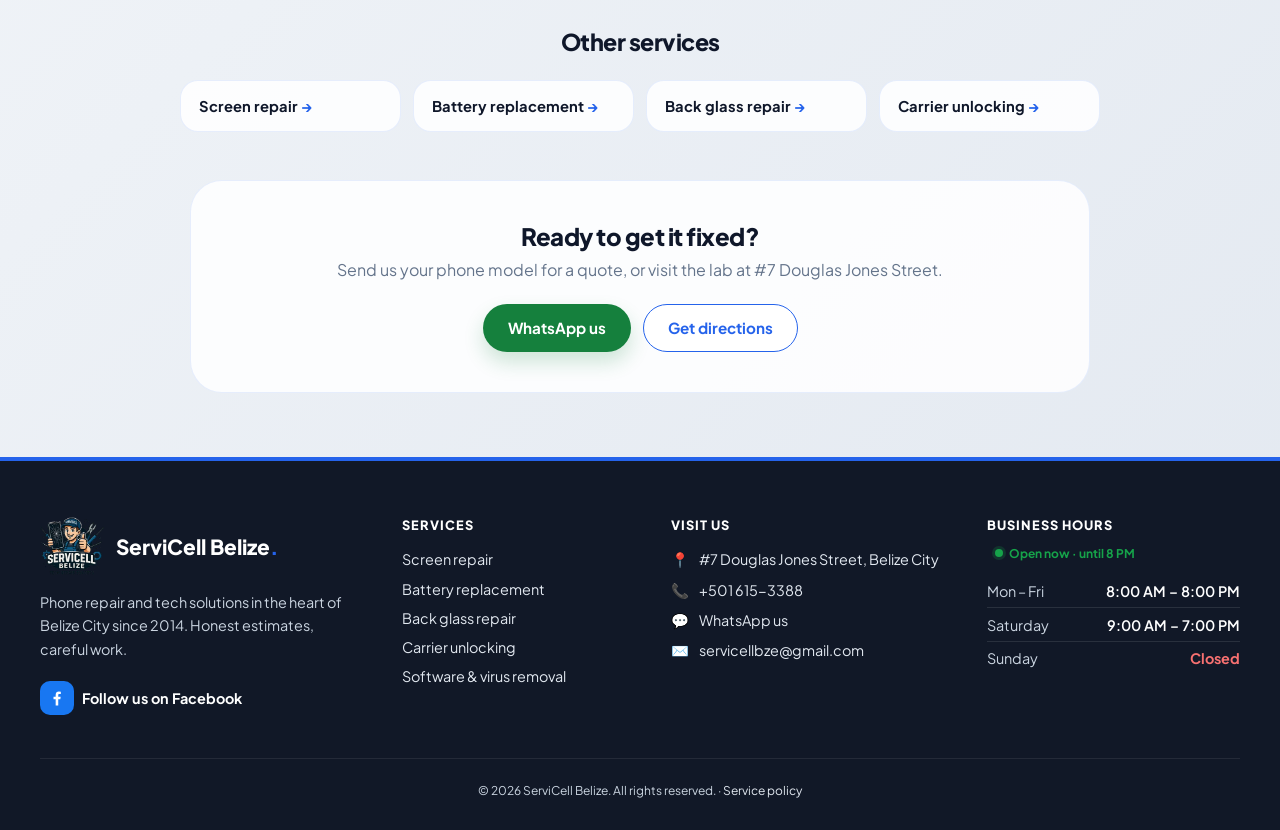
<file: software-repair.html>
<!DOCTYPE html>
<html lang="en">

<head>
    <meta charset="UTF-8">
    <meta name="viewport" content="width=device-width, initial-scale=1.0">
    <title>Phone Software Repair &amp; Virus Removal in Belize City | ServiCell</title>
    <meta name="description" content="Phone stuck on the logo, crashing or full of pop-ups? ServiCell fixes Android and iPhone software problems in Belize City. Message us on WhatsApp.">
    <link rel="canonical" href="https://servicellbze.github.io/ServiCell/software-repair.html">
    <meta name="theme-color" content="#2563eb">

    <meta property="og:type" content="website">
    <meta property="og:site_name" content="ServiCell Belize">
    <meta property="og:locale" content="en_BZ">
    <meta property="og:title" content="Phone Software Repair &amp; Virus Removal in Belize City | ServiCell">
    <meta property="og:description" content="Phone stuck on the logo, crashing or full of pop-ups? ServiCell fixes Android and iPhone software problems in Belize City. Message us on WhatsApp.">
    <meta property="og:url" content="https://servicellbze.github.io/ServiCell/software-repair.html">
    <meta property="og:image" content="https://servicellbze.github.io/ServiCell/img/og-image.jpg">
    <meta property="og:image:width" content="1200">
    <meta property="og:image:height" content="630">
    <meta property="og:image:alt" content="ServiCell Belize — phone repair in Belize City">
    <meta name="twitter:card" content="summary_large_image">
    <meta name="twitter:title" content="Phone Software Repair &amp; Virus Removal in Belize City | ServiCell">
    <meta name="twitter:description" content="Phone stuck on the logo, crashing or full of pop-ups? ServiCell fixes Android and iPhone software problems in Belize City. Message us on WhatsApp.">
    <meta name="twitter:image" content="https://servicellbze.github.io/ServiCell/img/og-image.jpg">

    <link rel="preconnect" href="https://fonts.googleapis.com">
    <link rel="preconnect" href="https://fonts.gstatic.com" crossorigin>
    <script type="application/ld+json">
{
  "@context": "https://schema.org",
  "@type": "Service",
  "name": "Phone Software Repair & Virus Removal",
  "serviceType": "Software & virus removal",
  "url": "https://servicellbze.github.io/ServiCell/software-repair.html",
  "description": "Phone stuck on the logo, crashing or full of pop-ups? ServiCell fixes Android and iPhone software problems in Belize City. Message us on WhatsApp.",
  "provider": {
    "@type": "MobilePhoneStore",
    "@id": "https://servicellbze.github.io/ServiCell/#business",
    "name": "ServiCell Belize",
    "telephone": "+501-615-3388",
    "address": {
      "@type": "PostalAddress",
      "streetAddress": "#7 Douglas Jones Street",
      "addressLocality": "Belize City",
      "addressCountry": "BZ"
    }
  },
  "areaServed": {
    "@type": "City",
    "name": "Belize City"
  }
}
    </script>
    <script type="application/ld+json">
{
  "@context": "https://schema.org",
  "@type": "BreadcrumbList",
  "itemListElement": [
    {
      "@type": "ListItem",
      "position": 1,
      "name": "Home",
      "item": "https://servicellbze.github.io/ServiCell/"
    },
    {
      "@type": "ListItem",
      "position": 2,
      "name": "Services",
      "item": "https://servicellbze.github.io/ServiCell/#services"
    },
    {
      "@type": "ListItem",
      "position": 3,
      "name": "Software & virus removal",
      "item": "https://servicellbze.github.io/ServiCell/software-repair.html"
    }
  ]
}
    </script>
    <script type="application/ld+json">
{
  "@context": "https://schema.org",
  "@type": "FAQPage",
  "mainEntity": [
    {
      "@type": "Question",
      "name": "Will I lose my data?",
      "acceptedAnswer": {
        "@type": "Answer",
        "text": "Some fixes can be done without erasing anything, but others need a full reset. We'll explain your options before we do anything that could erase data."
      }
    },
    {
      "@type": "Question",
      "name": "Is it a software or hardware problem?",
      "acceptedAnswer": {
        "@type": "Answer",
        "text": "Sometimes it's hard to tell. We'll diagnose the phone first and tell you what we find before any work is done."
      }
    },
    {
      "@type": "Question",
      "name": "Do you work on both Android and iPhone?",
      "acceptedAnswer": {
        "@type": "Answer",
        "text": "Yes, we handle software problems on both Android and iOS."
      }
    }
  ]
}
    </script>
    <link href="https://fonts.googleapis.com/css2?family=Plus+Jakarta+Sans:wght@400;600;700;800&display=swap"
        rel="stylesheet">
    <link rel="icon" href="favicon.png" type="image/png">
    <link rel="apple-touch-icon" href="favicon.png">
    <script src="css/dark-mode.js"></script>
    <script src="js/site.js" defer></script>
    <link rel="stylesheet" href="css/nav.css">
    <link rel="stylesheet" href="css/dark-mode.css">
    <link rel="stylesheet" href="css/site.css">
    <link rel="stylesheet" href="css/service.css">
</head>

<body>
    <div class="bg-blobs" aria-hidden="true">
        <div class="blob" style="width: 600px; height: 600px; top: -150px; left: -150px;"></div>
        <div class="blob" style="width: 400px; height: 400px; bottom: 10%; right: -50px; background: #60a5fa;"></div>
    </div>

    <!-- partial:nav -->
    <nav aria-label="Main">
        <div class="nav-wrapper">
            <a href="index.html" class="logo-text">ServiCell Belize</a>

            <div class="nav-links" id="navLinks">
                <a href="index.html" class="nav-btn">Home</a>
                <a href="index.html#services" class="nav-btn active" aria-current="page" data-section="services">Services</a>
                <a href="about.html" class="nav-btn">About</a>
                <a href="tracker.html" class="nav-btn">Tracker</a>
                <a href="policy.html" class="nav-btn">Policy</a>
                <a href="contact.html" class="nav-btn">Contact</a>
            </div>

            <div class="nav-actions">
                <button type="button" class="theme-toggle" aria-label="Switch to dark mode">
                    <span class="theme-toggle-icon" aria-hidden="true">🌙</span>
                </button>
                <button type="button" class="hamburger" aria-label="Open menu" aria-expanded="false" aria-controls="navLinks">
                    <span></span>
                    <span></span>
                    <span></span>
                </button>
            </div>
        </div>
    </nav>
    <!-- /partial:nav -->

    <main class="svc-main">
        <nav class="breadcrumb" aria-label="Breadcrumb">
            <ol>
                <li><a href="index.html">Home</a></li>
                <li><a href="index.html#services">Services</a></li>
                <li><span aria-current="page">Software &amp; virus removal</span></li>
            </ol>
        </nav>

        <header class="svc-hero">
            <div>
                <h1>Phone Software Repair &amp; Virus Removal in Belize City</h1>
                <p class="svc-intro">Not every problem is broken hardware. If your phone is stuck on the logo, keeps crashing, or is full of pop-up ads, we can diagnose it and get the software working again on Android and iPhone.</p>
                <div class="svc-ctas" data-hide-sticky-wa>
                    <a class="btn btn-wa" href="https://wa.me/5016153388?text=Hi%20ServiCell%21%20My%20phone%20has%20a%20software%20problem.%20My%20phone%20is%20a%20" target="_blank" rel="noopener">WhatsApp us for a quote</a>
                    <a class="btn btn-outline" href="contact.html?service=Software/Modding#my-form">Request a quote online</a>
                </div>
                <p class="svc-call">or call <a href="tel:+5016153388">+501 615-3388</a> · <span data-open-status hidden></span></p>
            </div>
            <div class="svc-icon" aria-hidden="true">
                <img src="img/software-support.webp" alt="" width="100" height="100">
            </div>
        </header>

        <div class="svc-two">
            <section class="svc-block" aria-labelledby="signs-heading">
                <h2 id="signs-heading">Problems we can help with</h2>
                <ul class="check-list warn">
                    <li>Stuck on the logo, or restarting over and over</li>
                    <li>Apps crashing, freezing, or the phone running very slowly</li>
                    <li>Pop-up ads or apps you didn&#x27;t install (possible malware)</li>
                    <li>A failed or interrupted software update</li>
                    <li>Phone needs a system recovery or fresh setup</li>
                </ul>
            </section>
            <section class="svc-block" aria-labelledby="incl-heading">
                <h2 id="incl-heading">What we do</h2>
                <ul class="check-list">
                    <li>Diagnose whether the problem is software or hardware</li>
                    <li>Remove malicious apps and clean up the phone</li>
                    <li>Update, repair or reinstall the system software</li>
                    <li>Tell you before we do anything that could erase your data</li>
                </ul>
                <p class="svc-note">Back up your photos and contacts before drop-off if you can. Some software fixes need a full reset.</p>
            </section>
        </div>

        <section class="svc-section" aria-labelledby="steps-heading">
            <h2 id="steps-heading">How it works</h2>
            <ol class="steps">
            <li>
                <h3>Message us</h3>
                <p>Send your phone model and the problem on <a href="https://wa.me/5016153388">WhatsApp</a>, call <a href="tel:+5016153388">+501 615-3388</a>, or use our <a href="contact.html">contact form</a> for a quote.</p>
            </li>
            <li>
                <h3>Drop it off</h3>
                <p>Bring your phone to #7 Douglas Jones Street, Belize City. You'll get a Job ID for your repair.</p>
            </li>
            <li>
                <h3>Track it live</h3>
                <p>Check progress any time on our <a href="tracker.html">Repair Tracker</a> with your Job ID and the last 4 digits of your phone number.</p>
            </li>
            <li>
                <h3>Pick it up</h3>
                <p>Parts we supply come with a warranty of at least 3 days from pickup. Please collect within 30 days (see our <a href="policy.html">policy</a>).</p>
            </li>
            </ol>
        </section>

        <section class="svc-section" aria-labelledby="faq-heading">
            <h2 id="faq-heading">Questions about software &amp; virus removal</h2>
            <div class="faq-list">
            <details>
                <summary>Will I lose my data?</summary>
                <p>Some fixes can be done without erasing anything, but others need a full reset. We&#x27;ll explain your options before we do anything that could erase data.</p>
            </details>
            <details>
                <summary>Is it a software or hardware problem?</summary>
                <p>Sometimes it&#x27;s hard to tell. We&#x27;ll diagnose the phone first and tell you what we find before any work is done.</p>
            </details>
            <details>
                <summary>Do you work on both Android and iPhone?</summary>
                <p>Yes, we handle software problems on both Android and iOS.</p>
            </details>
            </div>
        </section>

        <section class="svc-section" aria-labelledby="related-heading">
            <h2 id="related-heading">Other services</h2>
            <div class="related">
            <a href="screen-repair.html">Screen repair</a>
            <a href="battery-replacement.html">Battery replacement</a>
            <a href="back-glass-repair.html">Back glass repair</a>
            <a href="carrier-unlocking.html">Carrier unlocking</a>
            </div>
        </section>

        <aside class="cta-band" aria-labelledby="cta-heading">
            <h2 id="cta-heading">Ready to get it fixed?</h2>
            <p>Send us your phone model for a quote, or visit the lab at #7 Douglas Jones Street.</p>
            <div class="cta-actions">
                <a class="btn btn-wa" href="https://wa.me/5016153388?text=Hi%20ServiCell%21%20My%20phone%20has%20a%20software%20problem.%20My%20phone%20is%20a%20" target="_blank" rel="noopener">WhatsApp us</a>
                <a class="btn btn-outline" href="https://www.google.com/maps/dir/?api=1&amp;destination=7+Douglas+Jones+Street,+Belize+City,+Belize" target="_blank" rel="noopener">Get directions</a>
            </div>
        </aside>
    </main>

    <!-- partial:footer -->
    <footer class="site-footer">
        <div class="sf-grid">
            <div class="sf-brand">
                <a href="index.html" class="sf-logo">
                    <img src="img/logo-200.webp" alt="" width="64" height="59" loading="lazy">
                    <span>ServiCell Belize<span class="sf-dot">.</span></span>
                </a>
                <p>Phone repair and tech solutions in the heart of Belize City since 2014. Honest estimates, careful work.</p>
                <a class="sf-social" href="https://www.facebook.com/ServiCell-Belize-100064104937587/" target="_blank" rel="noopener" aria-label="ServiCell Belize on Facebook">
                    <svg viewBox="0 0 24 24" aria-hidden="true" fill="currentColor"><path d="M13.5 21v-7.5H16l.4-3h-2.9V8.6c0-.87.24-1.46 1.49-1.46h1.6V4.46A21 21 0 0 0 14.27 4.3c-2.3 0-3.87 1.4-3.87 3.98v2.22H7.8v3h2.6V21h3.1z"/></svg>
                    Follow us on Facebook
                </a>
            </div>

            <div>
                <h2 class="sf-heading">Services</h2>
                <ul class="sf-links">
                    <li><a href="screen-repair.html">Screen repair</a></li>
                    <li><a href="battery-replacement.html">Battery replacement</a></li>
                    <li><a href="back-glass-repair.html">Back glass repair</a></li>
                    <li><a href="carrier-unlocking.html">Carrier unlocking</a></li>
                    <li><a href="software-repair.html">Software &amp; virus removal</a></li>
                </ul>
            </div>

            <div>
                <h2 class="sf-heading">Visit Us</h2>
                <ul class="sf-contact">
                    <li><span aria-hidden="true">📍</span><a href="https://www.google.com/maps/dir/?api=1&amp;destination=7+Douglas+Jones+Street,+Belize+City,+Belize" target="_blank" rel="noopener">#7 Douglas Jones Street, Belize City</a></li>
                    <li><span aria-hidden="true">📞</span><a href="tel:+5016153388">+501 615-3388</a></li>
                    <li><span aria-hidden="true">💬</span><a href="https://wa.me/5016153388">WhatsApp us</a></li>
                    <li><span aria-hidden="true">✉️</span><a href="mailto:servicellbze@gmail.com">servicellbze@gmail.com</a></li>
                </ul>
            </div>

            <div>
                <h2 class="sf-heading">Business Hours</h2>
                <p class="sf-status"><span data-open-status hidden></span></p>
                <dl class="sf-hours">
                    <div><dt>Mon – Fri</dt><dd>8:00 AM – 8:00 PM</dd></div>
                    <div><dt>Saturday</dt><dd>9:00 AM – 7:00 PM</dd></div>
                    <div><dt>Sunday</dt><dd class="sf-closed">Closed</dd></div>
                </dl>
            </div>
        </div>

        <div class="sf-bottom">
            <p>© 2026 ServiCell Belize. All rights reserved. · <a href="policy.html">Service policy</a></p>
        </div>
    </footer>
    <!-- /partial:footer -->
</body>

</html>
</file>
<file: css/nav.css>
/* =========================
    NAVBAR BASE
    ========================= */

nav[aria-label="Main"] {
     position: fixed;
     top: 25px;
     left: 50%;
     transform: translateX(-50%);
     background: var(--nav-bg);
     backdrop-filter: blur(15px);
     -webkit-backdrop-filter: blur(15px);
     padding: 10px 20px;
     border-radius: 100px;
     border: 1px solid var(--glass-border);
     z-index: 1000;
     width: fit-content;
     max-width: 95%;
     box-shadow: 0 10px 30px rgba(37, 99, 235, 0.1);
     transition: background 0.3s ease, border-color 0.3s ease, box-shadow 0.3s ease;
}

[data-theme="dark"] nav[aria-label="Main"] {
     box-shadow: 0 10px 30px rgba(0, 0, 0, 0.5);
}

.nav-wrapper {
     display: flex;
     align-items: center;
     justify-content: space-between;
     gap: 20px;
}

.logo-text {
     font-weight: 800;
     color: var(--primary);
     font-size: 1rem;
     white-space: nowrap;
     transition: color 0.3s ease;
}

/* =========================
    NAV LINKS (DESKTOP)
    ========================= */

.nav-links {
     display: flex;
     gap: 10px;
}

.nav-btn {
     text-decoration: none;
     color: var(--text-dim);
     font-weight: 600;
     padding: 10px 18px;
     border-radius: 50px;
     transition: 0.3s ease;
     font-size: 0.9rem;
     display: inline-block;
}

.nav-btn:hover,
.nav-btn.active {
     color: var(--primary);
     background: rgba(37, 99, 235, 0.05);
}

[data-theme="dark"] .nav-btn:hover,
[data-theme="dark"] .nav-btn.active {
     background: rgba(59, 130, 246, 0.15);
}

/* =========================
    NAV ACTIONS (THEME TOGGLE + HAMBURGER)
    ========================= */

.nav-actions {
     display: flex;
     align-items: center;
     gap: 4px;
}

nav .theme-toggle {
     position: static;
     padding: 8px 10px;
     border: 0;
     background: transparent;
     box-shadow: none;
     border-radius: 50px;
}

nav .theme-toggle:hover {
     transform: none;
     box-shadow: none;
     background: rgba(37, 99, 235, 0.08);
}

[data-theme="dark"] nav .theme-toggle,
[data-theme="dark"] nav .theme-toggle:hover {
     box-shadow: none;
}

/* Keyboard focus */
.nav-btn:focus-visible,
.hamburger:focus-visible,
.theme-toggle:focus-visible,
.logo-text:focus-visible {
     outline: 2px solid var(--primary);
     outline-offset: 2px;
}

.logo-text {
     text-decoration: none;
}

/* =========================
    HAMBURGER ICON
    ========================= */

.hamburger {
     display: none;
     flex-direction: column;
     gap: 5px;
     cursor: pointer;
     padding: 8px;
     background: transparent;
     border: 0;
     border-radius: 10px;
     font: inherit;
}

.hamburger span {
     width: 24px;
     height: 2.5px;
     background: var(--text-main);
     border-radius: 2px;
     transition: 0.3s ease;
}

.hamburger.active span:nth-child(1) {
     transform: rotate(45deg) translateY(8px);
}

.hamburger.active span:nth-child(2) {
     opacity: 0;
}

.hamburger.active span:nth-child(3) {
     transform: rotate(-45deg) translateY(-8px);
}

/* =========================
    MOBILE STYLES (768px and below)
    ========================= */

@media (max-width: 768px) {
     nav[aria-label="Main"] {
          width: 90%;
          padding: 12px 15px;
          top: 12px;
     }

     .logo-text {
          font-size: 1rem;
     }

     .hamburger {
          display: flex;
     }

     .nav-links {
          position: fixed;
          top: 60px;
          left: 50%;
          transform: translateX(-50%) scaleY(0);
          transform-origin: top;
          width: 90%;
          max-width: 400px;
          flex-direction: column;
          background: var(--nav-mobile-bg);
          backdrop-filter: blur(20px);
          border-radius: 16px;
          padding: 12px 0;
          border: 1px solid var(--glass-border);
          box-shadow: 0 20px 40px rgba(0, 0, 0, 0.15);
          opacity: 0;
          pointer-events: none;
          transition: opacity 0.3s ease, transform 0.3s ease, background 0.3s ease, box-shadow 0.3s ease;
          z-index: 999;
     }

     [data-theme="dark"] .nav-links {
          box-shadow: 0 20px 40px rgba(0, 0, 0, 0.6);
     }

     .nav-links.active {
          opacity: 1;
          transform: translateX(-50%) scaleY(1);
          pointer-events: auto;
     }

     .nav-btn {
          width: 100%;
          text-align: center;
          padding: 14px 16px;
          border-radius: 0;
          font-size: 0.9rem;
          border-bottom: 1px solid rgba(37, 99, 235, 0.05);
     }

     .nav-btn:last-child {
          border-bottom: none;
     }
}

/* =========================
    SMALL MOBILE (480px and below)
    ========================= */

@media (max-width: 480px) {
     nav[aria-label="Main"] {
          width: 92%;
          padding: 10px 12px;
          top: 10px;
     }

     .logo-text {
          font-size: 0.9rem;
     }

     .hamburger span {
          width: 20px;
          height: 2px;
     }

     .nav-links {
          width: 94%;
          max-width: none;
          top: 55px;
     }

     .nav-btn {
          padding: 12px 14px;
          font-size: 0.85rem;
     }
}

/* =========================
    CSS VARIABLES
    ========================= */

:root {
     --primary: #2563eb;
     --glass-border: rgba(37, 99, 235, 0.1);
     --text-main: #0f172a;
     --text-dim: #64748b;
     --nav-bg: rgba(255, 255, 255, 0.95);
     --nav-mobile-bg: #ffffff;
}

[data-theme="dark"] {
     --primary: #3b82f6;
     --glass-border: rgba(59, 130, 246, 0.2);
     --text-main: #f1f5f9;
     --text-dim: #94a3b8;
     --nav-bg: rgba(15, 23, 42, 0.95);
     --nav-mobile-bg: #0f172a;
}
</file>
<file: css/dark-mode.css>
/* ============================================
   SERVICELL UNIVERSAL DARK MODE
   ============================================ */

:root {
    --primary: #2563eb;
    --accent: #3b82f6;
    --bg-gradient: linear-gradient(135deg, #f8fafc 0%, #e2e8f0 100%);
    --glass: rgba(255, 255, 255, 0.85);
    --glass-border: rgba(37, 99, 235, 0.1);
    --text-main: #0f172a;
    --text-dim: #64748b;
    --input-bg: #f1f5f9;
    --card-bg: rgba(255, 255, 255, 0.85);
    --footer-bg: #111827;
    --footer-text: #94a3b8;
    --nav-bg: rgba(255, 255, 255, 0.95);
}

[data-theme="dark"] {
    --primary: #3b82f6;
    --accent: #60a5fa;
    --bg-gradient: linear-gradient(135deg, #0f172a 0%, #1e293b 100%);
    --glass: rgba(15, 23, 42, 0.85);
    --glass-border: rgba(59, 130, 246, 0.2);
    --text-main: #f1f5f9;
    --text-dim: #94a3b8;
    --input-bg: #1e293b;
    --card-bg: rgba(30, 41, 59, 0.85);
    --footer-bg: #020617;
    --footer-text: #cbd5e1;
    --nav-bg: rgba(15, 23, 42, 0.95);
}

/* Dark Mode Toggle Button */
.theme-toggle {
    position: fixed;
    top: 20px;
    right: 20px;
    z-index: 9999;
    background: var(--card-bg);
    border: 1px solid var(--glass-border);
    border-radius: 50px;
    padding: 10px 18px;
    cursor: pointer;
    display: flex;
    align-items: center;
    gap: 8px;
    font-size: 0.85rem;
    font-weight: 700;
    color: var(--text-main);
    backdrop-filter: blur(10px);
    -webkit-backdrop-filter: blur(10px);
    transition: all 0.3s ease;
    box-shadow: 0 4px 12px rgba(0, 0, 0, 0.1);
    font-family: 'Plus Jakarta Sans', sans-serif;
}

.theme-toggle:hover {
    transform: translateY(-2px);
    box-shadow: 0 6px 20px rgba(37, 99, 235, 0.3);
    border-color: var(--primary);
}

.theme-toggle:active {
    transform: translateY(0);
}

.theme-toggle-icon {
    font-size: 1.2rem;
    transition: transform 0.3s ease;
    display: flex;
    align-items: center;
    justify-content: center;
}

.theme-toggle:hover .theme-toggle-icon {
    transform: rotate(20deg) scale(1.1);
}

[data-theme="dark"] .theme-toggle {
    box-shadow: 0 4px 12px rgba(0, 0, 0, 0.5);
}

[data-theme="dark"] .theme-toggle:hover {
    box-shadow: 0 6px 20px rgba(59, 130, 246, 0.4);
}

/* Universal Dark Mode Styles */
[data-theme="dark"] body {
    background: var(--bg-gradient);
    color: var(--text-main);
}

[data-theme="dark"] .blob {
    opacity: 0.08;
}

[data-theme="dark"] .card,
[data-theme="dark"] .content-card,
[data-theme="dark"] .glass-card,
[data-theme="dark"] .policy-card,
[data-theme="dark"] .form-card,
[data-theme="dark"] .rating-box,
[data-theme="dark"] section {
    background: var(--card-bg);
    border-color: var(--glass-border);
}

[data-theme="dark"] h1,
[data-theme="dark"] h2,
[data-theme="dark"] h3,
[data-theme="dark"] h4,
[data-theme="dark"] h5,
[data-theme="dark"] h6 {
    color: var(--text-main);
}

[data-theme="dark"] p,
[data-theme="dark"] span,
[data-theme="dark"] li {
    color: var(--text-dim);
}

[data-theme="dark"] a {
    color: var(--primary);
}

[data-theme="dark"] a:hover {
    color: var(--accent);
}

[data-theme="dark"] input,
[data-theme="dark"] textarea,
[data-theme="dark"] select {
    background: var(--input-bg);
    color: var(--text-main);
    border-color: var(--glass-border);
}

[data-theme="dark"] input::placeholder,
[data-theme="dark"] textarea::placeholder {
    color: #64748b;
}

[data-theme="dark"] button:not(.theme-toggle):not(.hamburger) {
    background: var(--primary);
    color: white;
}

[data-theme="dark"] .logo-item,
[data-theme="dark"] .contact-method,
[data-theme="dark"] .work-label {
    background: var(--card-bg);
    border-color: var(--glass-border);
}

[data-theme="dark"] .pro-tip {
    background: rgba(59, 130, 246, 0.1);
    border-left-color: var(--primary);
}

[data-theme="dark"] .benefits-list li {
    background: rgba(59, 130, 246, 0.05);
    border-left-color: var(--primary);
}

[data-theme="dark"] .benefits-list li strong {
    color: var(--text-main);
}

[data-theme="dark"] .icon-box {
    background: var(--primary);
}

[data-theme="dark"] .section-header {
    border-bottom-color: var(--glass-border);
}

[data-theme="dark"] .policy-num {
    background: var(--primary);
}

/* Navigation Dark Mode */
[data-theme="dark"] nav[aria-label="Main"] {
    background: var(--nav-bg);
    border-color: var(--glass-border);
}

[data-theme="dark"] .nav-btn {
    color: var(--text-main);
}

[data-theme="dark"] .nav-btn:hover,
[data-theme="dark"] .nav-btn.active {
    background: var(--primary);
    color: white;
}

[data-theme="dark"] .hamburger span {
    background: var(--text-main);
}

/* Smooth Transitions */
body,
nav,
footer,
.card,
.glass-card,
.policy-card,
.form-card,
.rating-box,
input,
textarea,
select,
button,
a,
h1, h2, h3, h4, h5, h6,
p, span, li {
    transition: background 0.3s ease, color 0.3s ease, border-color 0.3s ease;
}
</file>
<file: css/site.css>
/* ============================================
   SERVICELL — SHARED COMPONENTS
   (buttons, open-now badge, call-to-action band, mobile WhatsApp button)
   ============================================ */

:root {
    --wa-green: #15803d;        /* WhatsApp-style green dark enough for white text (AA) */
    --wa-green-hover: #166534;
    --ok: #16a34a;
    --closed: #dc2626;
}

/* ---------- Buttons ---------- */
.btn {
    display: inline-flex;
    align-items: center;
    justify-content: center;
    gap: 8px;
    min-height: 48px;
    padding: 12px 24px;
    border-radius: 100px;
    font-family: inherit;
    font-weight: 700;
    font-size: 0.95rem;
    text-decoration: none;
    border: 1px solid transparent;
    white-space: nowrap;
    cursor: pointer;
    transition: transform 0.2s ease, background 0.2s ease, border-color 0.2s ease, color 0.2s ease;
}

.btn:hover { transform: translateY(-2px); }
.btn:focus-visible { outline: 2px solid var(--primary); outline-offset: 3px; }

.btn-wa { background: var(--wa-green); color: #fff; box-shadow: 0 10px 20px rgba(21, 128, 61, 0.2); }
.btn-wa:hover { background: var(--wa-green-hover); }

.btn-primary { background: var(--primary); color: #fff; }

.btn-outline { background: var(--card-bg); color: var(--primary); border-color: var(--primary); }
.btn-outline:hover { background: rgba(37, 99, 235, 0.08); }

.btn svg { width: 20px; height: 20px; flex: none; }

/* dark-mode.css colours every link/span; keep button text readable */
[data-theme="dark"] .btn-wa,
[data-theme="dark"] .btn-wa:hover,
[data-theme="dark"] .btn-primary,
[data-theme="dark"] .btn-primary:hover,
[data-theme="dark"] .sticky-wa,
[data-theme="dark"] .sticky-wa span { color: #fff; }
[data-theme="dark"] .btn-outline,
[data-theme="dark"] .btn-outline:hover { color: var(--accent); border-color: var(--accent); }

/* ---------- Open-now badge (filled in by js/site.js) ---------- */
.open-status {
    display: inline-flex;
    align-items: center;
    gap: 6px;
    font-weight: 700;
}

.open-status::before {
    content: "";
    width: 8px;
    height: 8px;
    border-radius: 50%;
    background: var(--text-dim);
    flex: none;
}

.open-status.is-open { color: var(--ok); }
.open-status.is-open::before { background: var(--ok); box-shadow: 0 0 0 3px rgba(22, 163, 74, 0.2); }
.open-status.is-closed { color: var(--closed); }
.open-status.is-closed::before { background: var(--closed); }

[data-theme="dark"] .open-status.is-open { color: #4ade80; }
[data-theme="dark"] .open-status.is-closed { color: #f87171; }

footer .open-status { font-size: 0.75rem; text-transform: none; letter-spacing: 0; margin-left: 8px; }

/* ---------- Call-to-action band (bottom of content pages) ---------- */
.cta-band {
    max-width: 900px;
    margin: 3rem auto 0;
    padding: 2.5rem 1.5rem;
    text-align: center;
    background: var(--card-bg);
    border: 1px solid var(--glass-border);
    border-radius: 32px;
}

.cta-band h2 { font-size: 1.5rem; font-weight: 800; letter-spacing: -0.5px; margin-bottom: 0.5rem; color: var(--text-main); }
.cta-band p { color: var(--text-dim); margin-bottom: 1.5rem; }
.cta-band .cta-actions { display: flex; flex-wrap: wrap; gap: 12px; justify-content: center; }

@media (max-width: 768px) {
    .cta-band { margin: 2rem 1rem 0; }
}

/* ---------- Floating WhatsApp button (mobile only) ---------- */
.sticky-wa { display: none; }

@media (max-width: 768px) {
    .sticky-wa {
        position: fixed;
        right: 16px;
        bottom: calc(16px + env(safe-area-inset-bottom, 0px));
        z-index: 900;
        display: inline-flex;
        align-items: center;
        gap: 8px;
        padding: 12px 18px;
        border-radius: 100px;
        background: var(--wa-green);
        color: #fff;
        font-weight: 700;
        font-size: 0.9rem;
        text-decoration: none;
        box-shadow: 0 10px 25px rgba(0, 0, 0, 0.25);
    }

    .sticky-wa svg { width: 22px; height: 22px; }
    .sticky-wa { transition: opacity 0.2s ease, transform 0.2s ease; }
    .sticky-wa.is-hidden { opacity: 0; transform: translateY(12px); pointer-events: none; }
    .sticky-wa:focus-visible { outline: 2px solid #fff; outline-offset: 3px; }

    /* keep the footer's last line clear of the floating button */
    body.has-sticky-wa footer { padding-bottom: 6rem !important; }
}

/* ---------- Reduced motion ---------- */
@media (prefers-reduced-motion: reduce) {
    *, *::before, *::after {
        animation-duration: 0.01ms !important;
        animation-iteration-count: 1 !important;
        transition-duration: 0.01ms !important;
        scroll-behavior: auto !important;
    }

    .blob { animation: none !important; }
}

/* ============================================
   SITE FOOTER (markup lives in partials/footer.html)
   ============================================ */
footer.site-footer {
    background: #111827;
    color: #cbd5e1;
    border-top: 4px solid var(--primary);
    margin-top: 4rem;
    padding: 3.5rem 1.5rem 2rem;
    font-size: 0.9rem;
    text-align: left;
}

[data-theme="dark"] footer.site-footer { background: #020617; }

footer.site-footer p,
footer.site-footer li,
footer.site-footer dt,
footer.site-footer span { color: #cbd5e1; }

footer.site-footer a { color: #e2e8f0; text-decoration: none; }
footer.site-footer a:hover { color: #93c5fd; text-decoration: underline; }
footer.site-footer a:focus-visible { outline: 2px solid #93c5fd; outline-offset: 2px; border-radius: 4px; }

.sf-grid {
    max-width: 1200px;
    margin: 0 auto;
    display: grid;
    grid-template-columns: 1.4fr 1fr 1.2fr 1.1fr;
    gap: 2.5rem;
}

footer.site-footer .sf-logo {
    display: inline-flex;
    align-items: center;
    gap: 12px;
    font-size: 1.3rem;
    font-weight: 800;
    color: #fff;
    margin-bottom: 1rem;
}

footer.site-footer .sf-logo span { color: #fff; }
footer.site-footer .sf-logo .sf-dot { color: var(--primary); }
.sf-logo img { width: 64px; height: auto; }
.sf-brand p { line-height: 1.6; margin-bottom: 1.25rem; max-width: 340px; }

footer.site-footer .sf-social {
    display: inline-flex;
    align-items: center;
    gap: 8px;
    font-weight: 700;
    color: #fff;
}

.sf-social svg {
    width: 34px;
    height: 34px;
    padding: 7px;
    border-radius: 10px;
    background: #1877f2;
    color: #fff;
}

footer.site-footer .sf-heading {
    color: #fff;
    font-size: 0.8rem;
    font-weight: 800;
    text-transform: uppercase;
    letter-spacing: 1px;
    margin-bottom: 1.1rem;
}

.sf-links, .sf-contact { list-style: none; display: flex; flex-direction: column; gap: 0.7rem; }
.sf-contact li { display: flex; gap: 10px; align-items: baseline; }

.sf-status { margin: -0.4rem 0 0.9rem; font-size: 0.8rem; }

.sf-hours div {
    display: flex;
    justify-content: space-between;
    gap: 1rem;
    padding: 0.45rem 0;
    border-bottom: 1px solid rgba(255, 255, 255, 0.1);
}

.sf-hours div:last-child { border-bottom: 0; }
footer.site-footer .sf-hours dd { color: #fff; font-weight: 600; margin: 0; }
footer.site-footer .sf-hours .sf-closed { color: #f87171; font-weight: 700; }

.sf-bottom {
    max-width: 1200px;
    margin: 2.5rem auto 0;
    padding-top: 1.5rem;
    border-top: 1px solid rgba(255, 255, 255, 0.08);
    text-align: center;
    font-size: 0.75rem;
}

@media (max-width: 1000px) {
    .sf-grid { grid-template-columns: 1fr 1fr; }
}

@media (max-width: 600px) {
    .sf-grid { grid-template-columns: 1fr; gap: 2rem; }
    footer.site-footer { padding: 2.5rem 1.25rem 1.5rem; }
}

@media print {
    footer.site-footer, .sticky-wa, nav { display: none !important; }
}

/* ============================================
   FAQ ACCORDION (homepage + service pages)
   ============================================ */
.faq-list { max-width: 760px; margin: 0 auto; display: flex; flex-direction: column; gap: 0.75rem; }

.faq-list details {
    background: var(--card-bg);
    border: 1px solid var(--glass-border);
    border-radius: 20px;
    padding: 0 1.25rem;
}

.faq-list details[open] { border-color: var(--primary); }

.faq-list summary {
    list-style: none;
    cursor: pointer;
    font-weight: 700;
    padding: 1.1rem 2rem 1.1rem 0;
    position: relative;
    color: var(--text-main);
}

.faq-list summary::-webkit-details-marker { display: none; }

.faq-list summary::after {
    content: "+";
    position: absolute;
    right: 0;
    top: 50%;
    transform: translateY(-50%);
    font-size: 1.4rem;
    font-weight: 600;
    color: var(--primary);
}

.faq-list details[open] summary::after { content: "−"; }
.faq-list summary:focus-visible { outline: 2px solid var(--primary); outline-offset: 4px; border-radius: 8px; }
.faq-list details p { color: var(--text-dim); line-height: 1.65; padding-bottom: 1.1rem; }
.faq-list details a { color: var(--primary); font-weight: 700; }
</file>
<file: css/service.css>
/* ============================================
   SERVICELL — SERVICE PAGES
   ============================================ */

* { box-sizing: border-box; margin: 0; padding: 0; }

body {
    font-family: 'Plus Jakarta Sans', sans-serif;
    background: var(--bg-gradient);
    color: var(--text-main);
    min-height: 100vh;
    overflow-x: hidden;
}

.bg-blobs { position: fixed; inset: 0; z-index: -1; overflow: hidden; }

.blob {
    position: absolute;
    background: var(--primary);
    filter: blur(100px);
    border-radius: 50%;
    opacity: 0.1;
    animation: move 25s infinite alternate ease-in-out;
}

@keyframes move {
    from { transform: translate(-10%, -10%); }
    to { transform: translate(30%, 30%); }
}

.svc-main { max-width: 960px; margin: 0 auto; padding: 120px 1.25rem 0; }

/* ---------- Breadcrumb ---------- */
.breadcrumb ol {
    list-style: none;
    display: flex;
    flex-wrap: wrap;
    gap: 6px;
    font-size: 0.85rem;
    color: var(--text-dim);
    margin-bottom: 1.5rem;
}

.breadcrumb li + li::before { content: "›"; margin-right: 6px; color: var(--text-dim); }
.breadcrumb a { color: var(--primary); text-decoration: none; font-weight: 600; }
.breadcrumb a:hover { text-decoration: underline; }
.breadcrumb [aria-current] { color: var(--text-main); font-weight: 600; }

/* ---------- Hero ---------- */
.svc-hero {
    display: grid;
    grid-template-columns: 1fr auto;
    gap: 2rem;
    align-items: center;
    margin-bottom: 3rem;
}

.svc-hero h1 {
    font-size: 2.6rem;
    font-weight: 800;
    letter-spacing: -1.2px;
    line-height: 1.12;
    margin-bottom: 1rem;
    text-wrap: balance;
}

.svc-intro { font-size: 1.1rem; line-height: 1.65; color: var(--text-dim); margin-bottom: 1.5rem; max-width: 600px; }
.svc-ctas { display: flex; flex-wrap: wrap; gap: 12px; }
.svc-call { margin-top: 0.9rem; color: var(--text-dim); font-weight: 600; font-size: 0.95rem; }
.svc-call a { color: var(--primary); font-weight: 700; text-decoration: none; }

.svc-icon {
    width: 160px;
    height: 160px;
    border-radius: 40px;
    background: #fff;
    border: 1px solid var(--glass-border);
    display: flex;
    align-items: center;
    justify-content: center;
    box-shadow: 0 20px 40px rgba(37, 99, 235, 0.08);
}

.svc-icon img { width: 100px; height: auto; }

/* ---------- Content blocks ---------- */
.svc-block {
    background: var(--card-bg);
    border: 1px solid var(--glass-border);
    border-radius: 28px;
    padding: 2rem;
    margin-bottom: 1.5rem;
}

.svc-block h2, .svc-section h2 {
    font-size: 1.45rem;
    font-weight: 800;
    letter-spacing: -0.5px;
    margin-bottom: 1rem;
    color: var(--text-main);
}

.svc-block p { color: var(--text-dim); line-height: 1.7; }
.svc-block p + p { margin-top: 0.75rem; }
.svc-block a { color: var(--primary); font-weight: 700; }

.svc-two { display: grid; grid-template-columns: 1fr 1fr; gap: 1.5rem; margin-bottom: 1.5rem; }
.svc-two .svc-block { margin-bottom: 0; }

.check-list { list-style: none; display: flex; flex-direction: column; gap: 0.7rem; }

.check-list li {
    position: relative;
    padding-left: 1.75rem;
    line-height: 1.55;
    color: var(--text-dim);
}

.check-list li::before {
    content: "✓";
    position: absolute;
    left: 0;
    top: 0;
    color: var(--ok);
    font-weight: 800;
}

.check-list.warn li::before { content: "!"; color: #f59e0b; left: 6px; }
.check-list strong { color: var(--text-main); }

.svc-note {
    margin-top: 1rem;
    padding: 0.9rem 1.1rem;
    border-left: 3px solid var(--primary);
    background: rgba(37, 99, 235, 0.06);
    border-radius: 10px;
    font-size: 0.92rem;
}

/* ---------- How it works ---------- */
.svc-section { margin: 3rem 0 1.5rem; }
.svc-section > h2 { text-align: center; margin-bottom: 1.5rem; }

.steps {
    list-style: none;
    display: grid;
    grid-template-columns: repeat(4, 1fr);
    gap: 1rem;
    counter-reset: step;
}

.steps li {
    counter-increment: step;
    background: var(--card-bg);
    border: 1px solid var(--glass-border);
    border-radius: 22px;
    padding: 1.4rem 1.2rem;
}

.steps li::before {
    content: counter(step);
    display: inline-flex;
    align-items: center;
    justify-content: center;
    width: 32px;
    height: 32px;
    border-radius: 50%;
    background: var(--primary);
    color: #fff;
    font-weight: 800;
    margin-bottom: 0.75rem;
}

.steps h3 { font-size: 1rem; margin-bottom: 0.4rem; color: var(--text-main); }
.steps p { font-size: 0.88rem; color: var(--text-dim); line-height: 1.55; }
.steps a { color: var(--primary); font-weight: 700; }

/* ---------- Related services ---------- */
.related { display: grid; grid-template-columns: repeat(4, 1fr); gap: 0.75rem; }

.related a {
    display: block;
    padding: 1rem 1.1rem;
    border-radius: 18px;
    background: var(--card-bg);
    border: 1px solid var(--glass-border);
    color: var(--text-main);
    font-weight: 700;
    text-decoration: none;
    font-size: 0.92rem;
}

.related a:hover, .related a:focus-visible { border-color: var(--primary); color: var(--primary); }
.related a:focus-visible { outline: 2px solid var(--primary); outline-offset: 2px; }
.related a::after { content: " →"; color: var(--primary); }

/* dark-mode.css colours every <a>, <p>, <span>, <li>; restore our intent */
[data-theme="dark"] .related a { color: var(--text-main); }
[data-theme="dark"] .check-list strong { color: var(--text-main); }
[data-theme="dark"] .breadcrumb [aria-current] { color: var(--text-main); }
[data-theme="dark"] .svc-section { background: transparent; }

@media (max-width: 860px) {
    .steps { grid-template-columns: 1fr 1fr; }
    .related { grid-template-columns: 1fr 1fr; }
}

@media (max-width: 768px) {
    .svc-main { padding-top: 100px; }
    .svc-hero { grid-template-columns: 1fr; }
    .svc-icon { display: none; }
    .svc-hero h1 { font-size: 2rem; }
    .svc-ctas .btn { flex: 1 1 100%; }
    .svc-two { grid-template-columns: 1fr; }
    .svc-block { padding: 1.5rem; }
}

@media (max-width: 480px) {
    .steps, .related { grid-template-columns: 1fr; }
}
</file>
